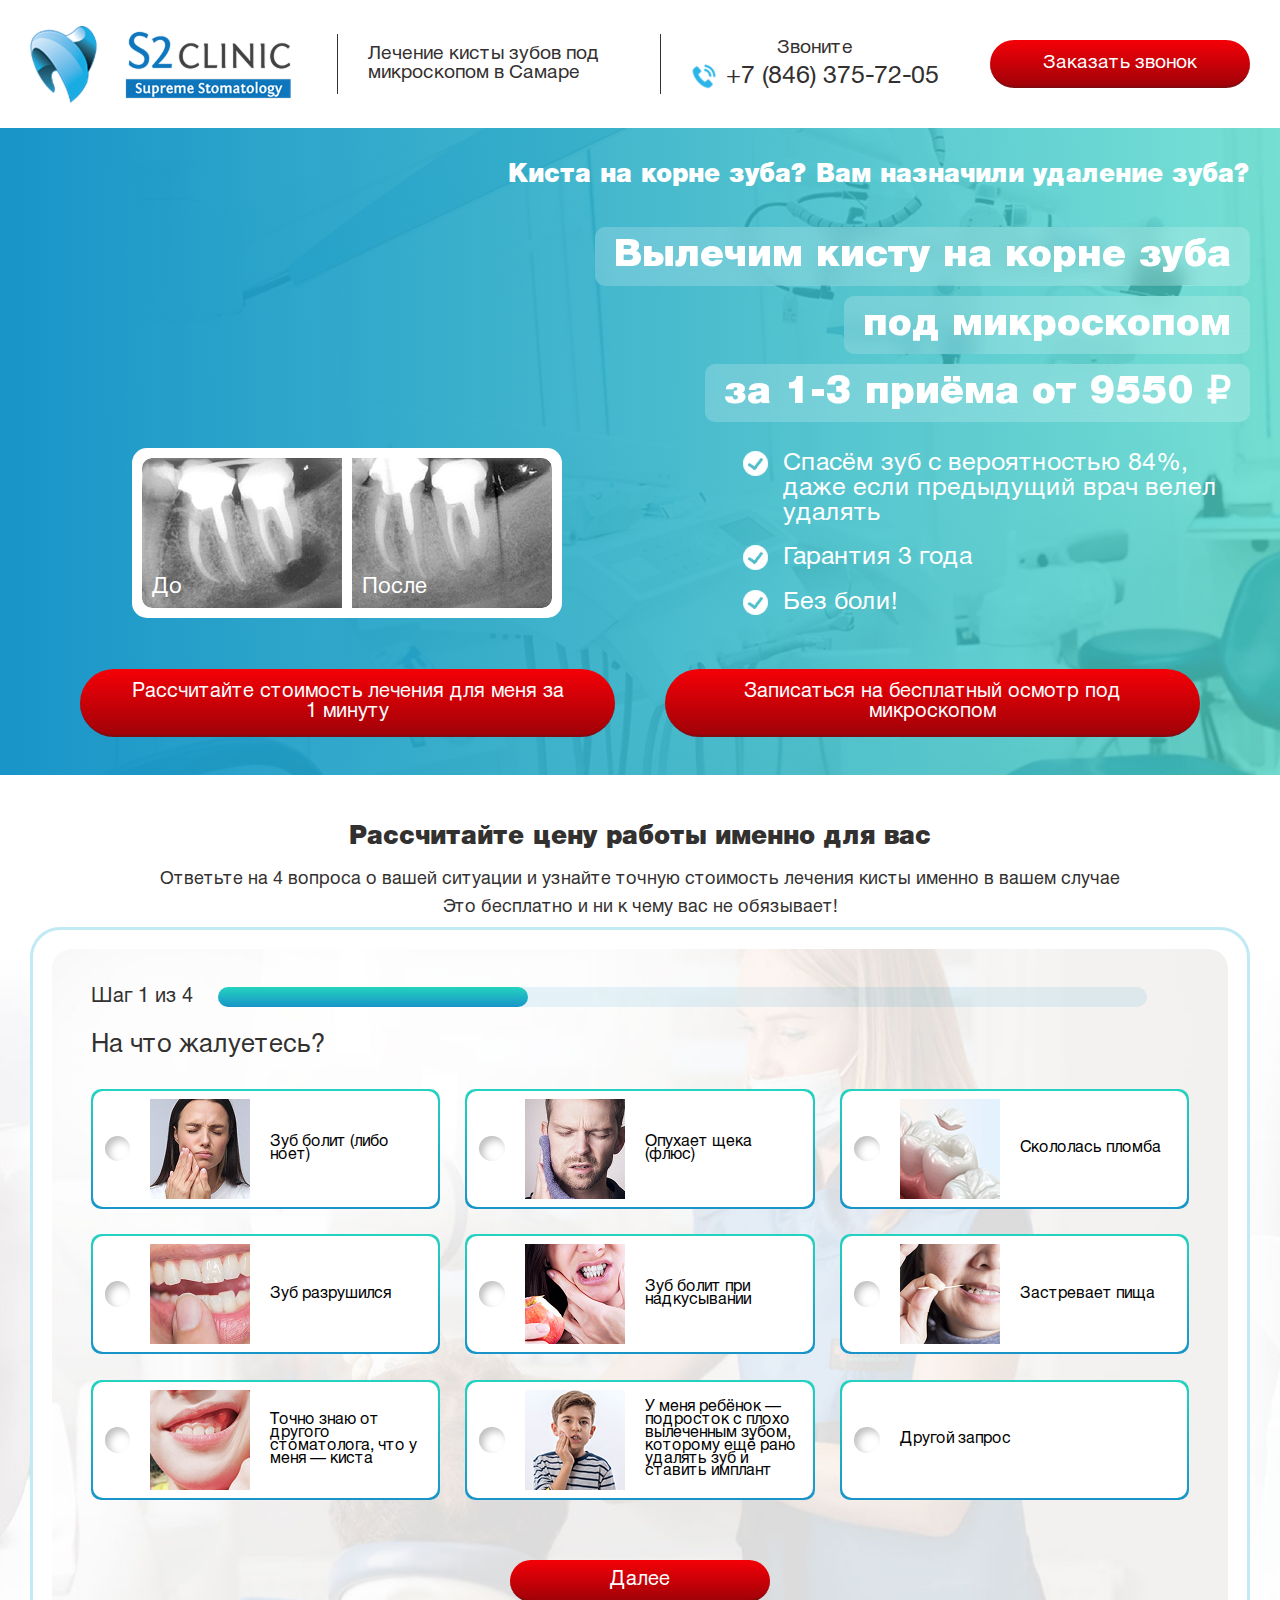
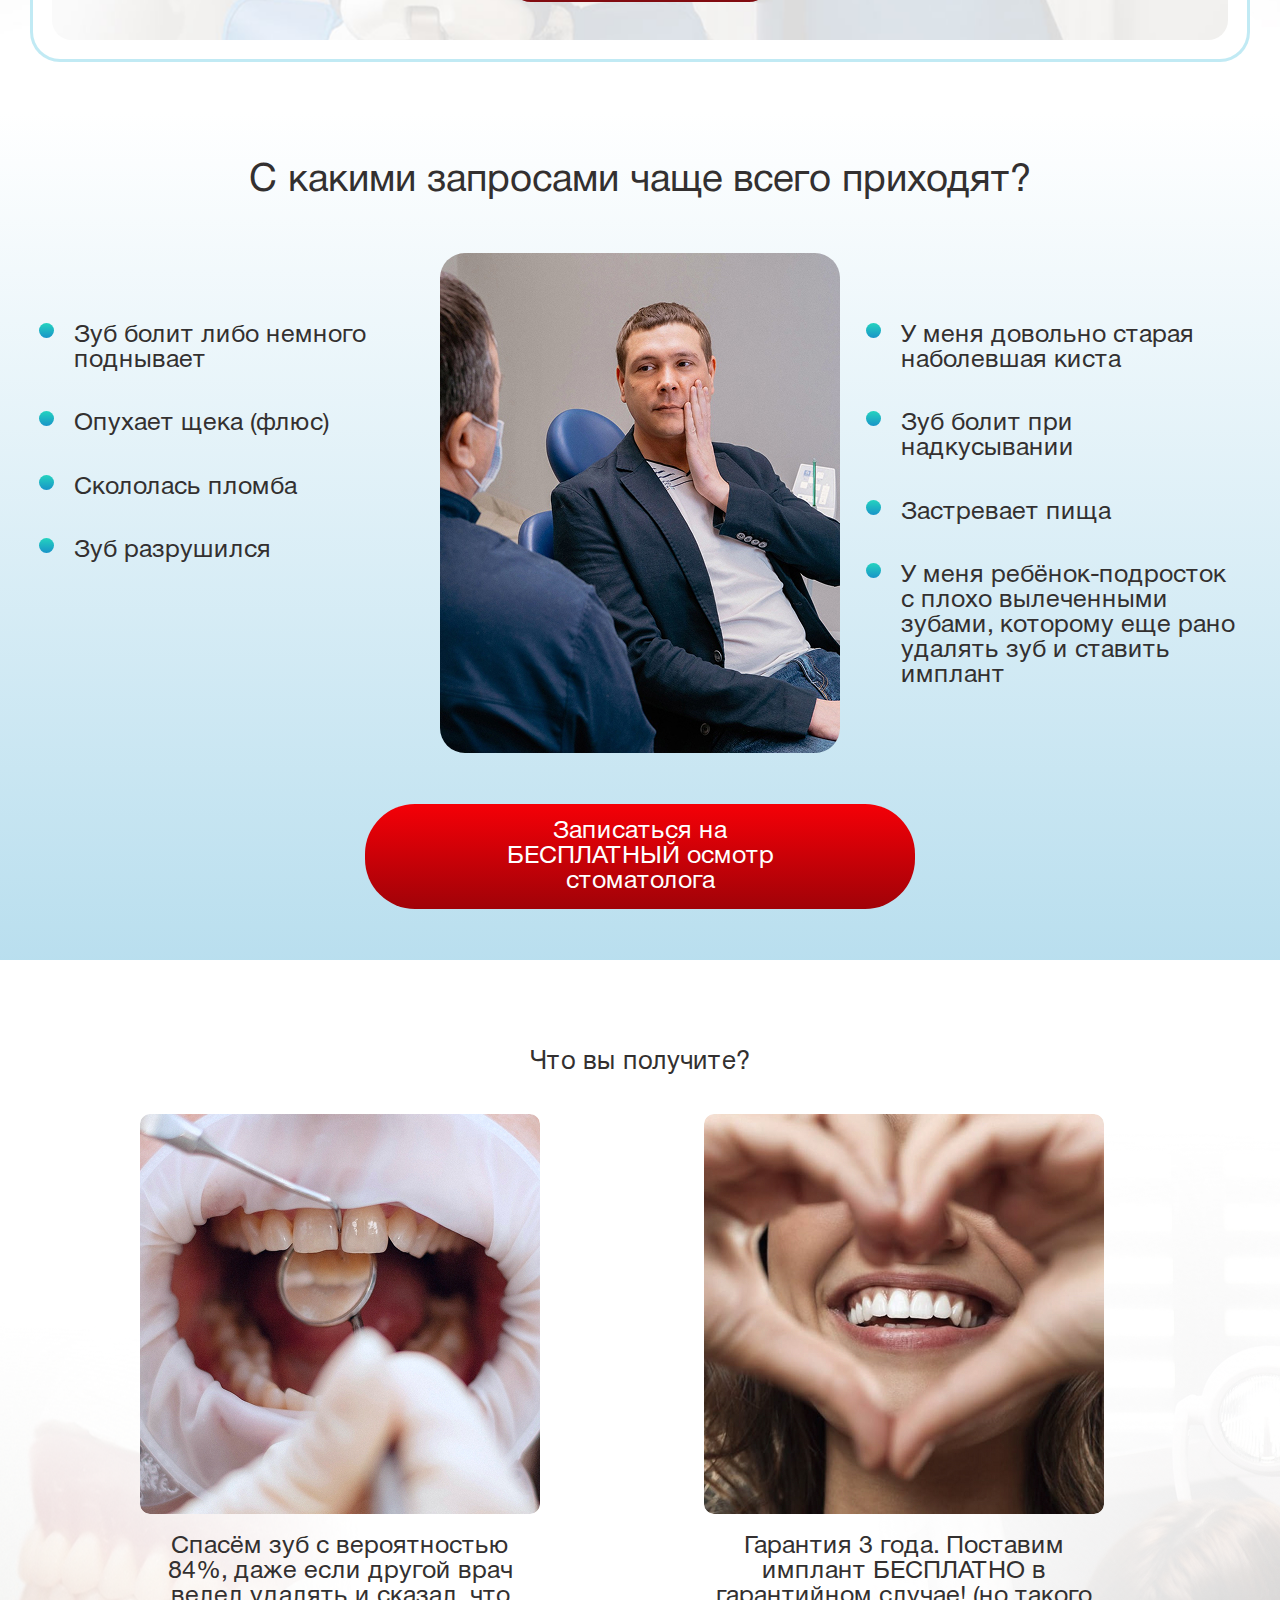
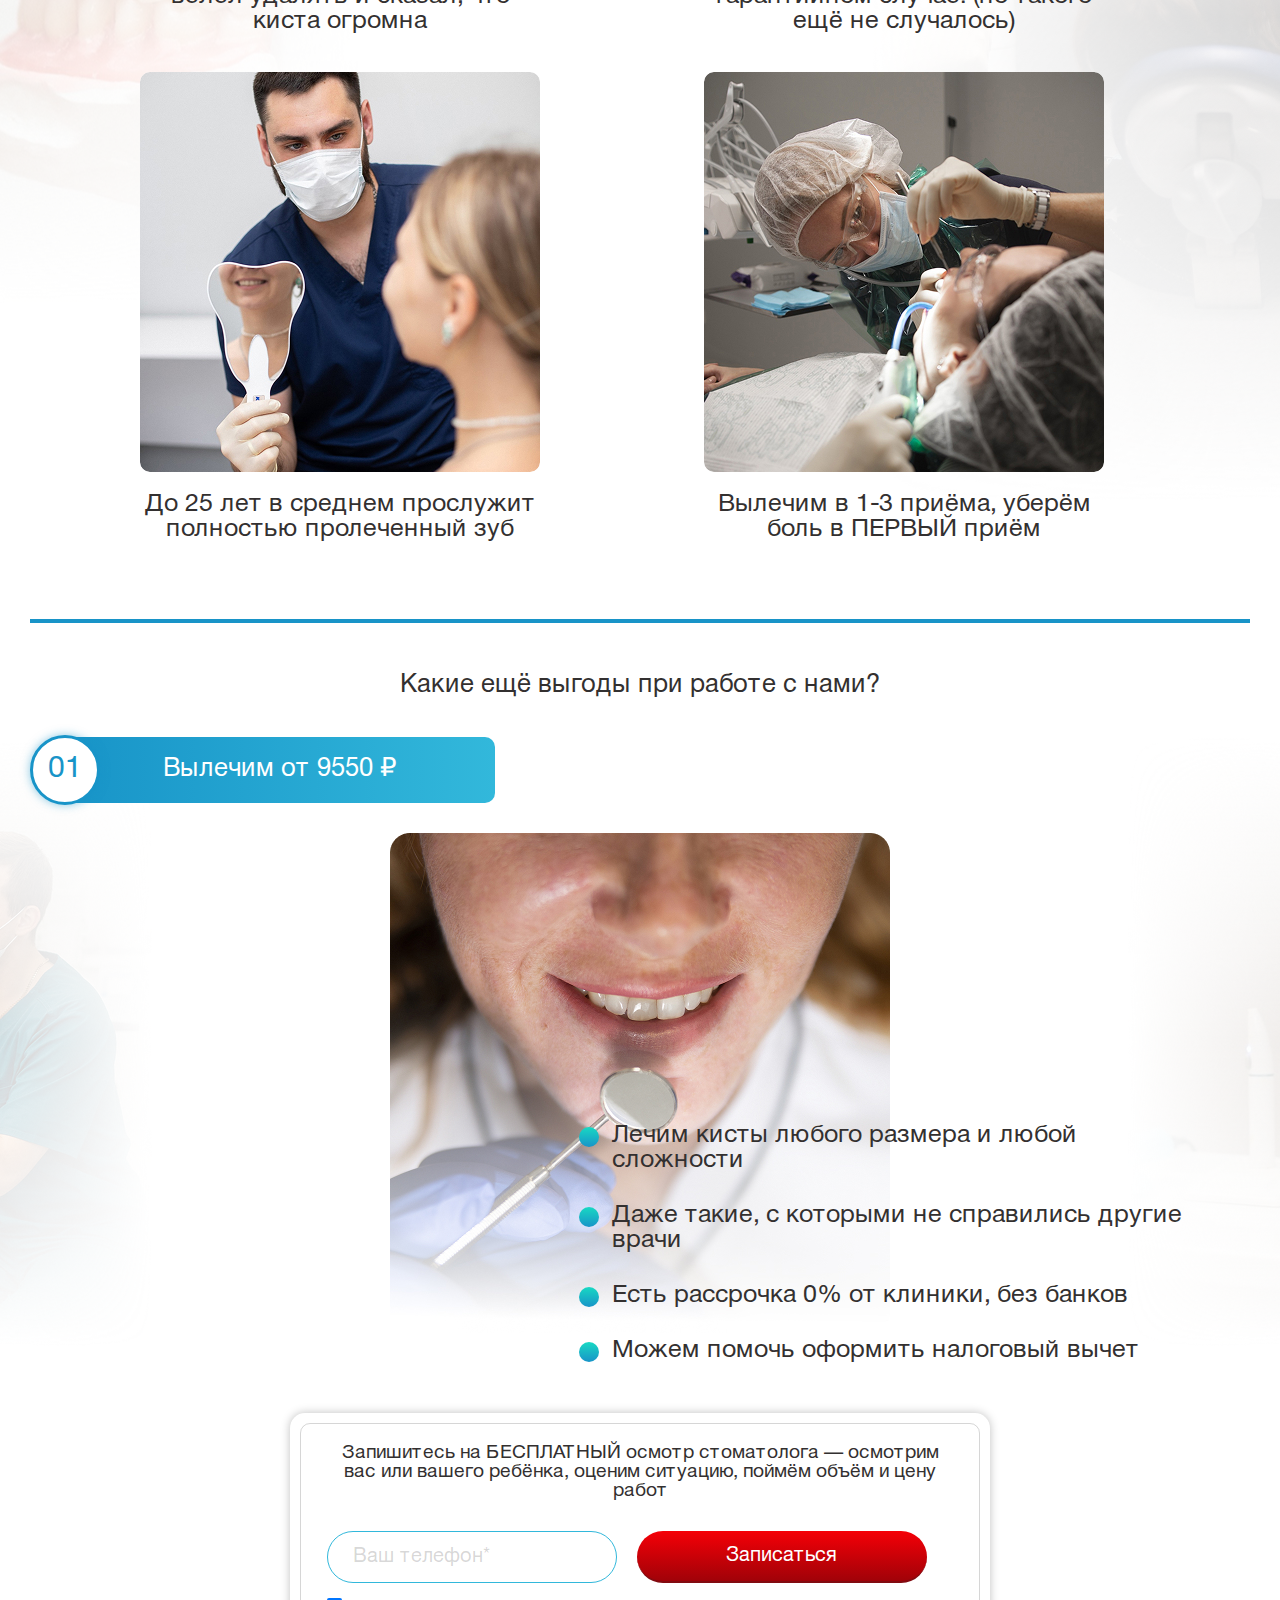
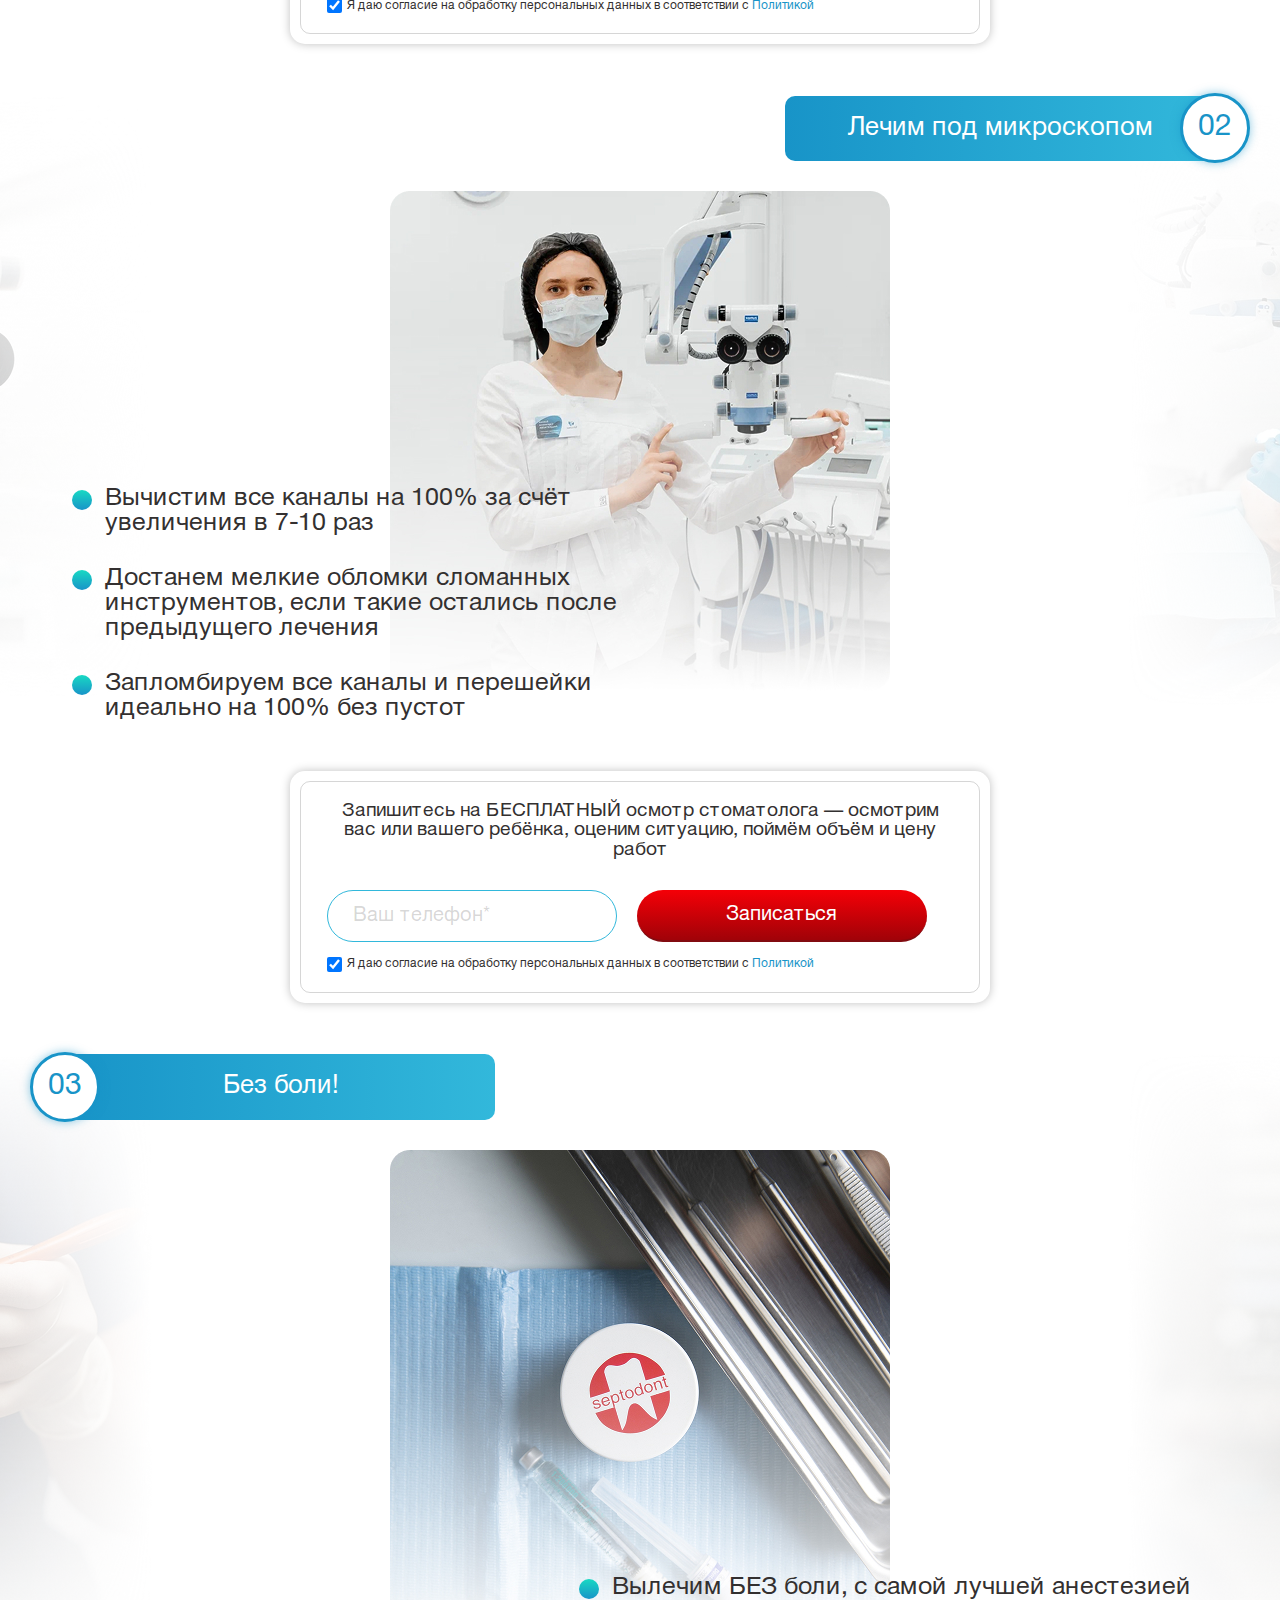
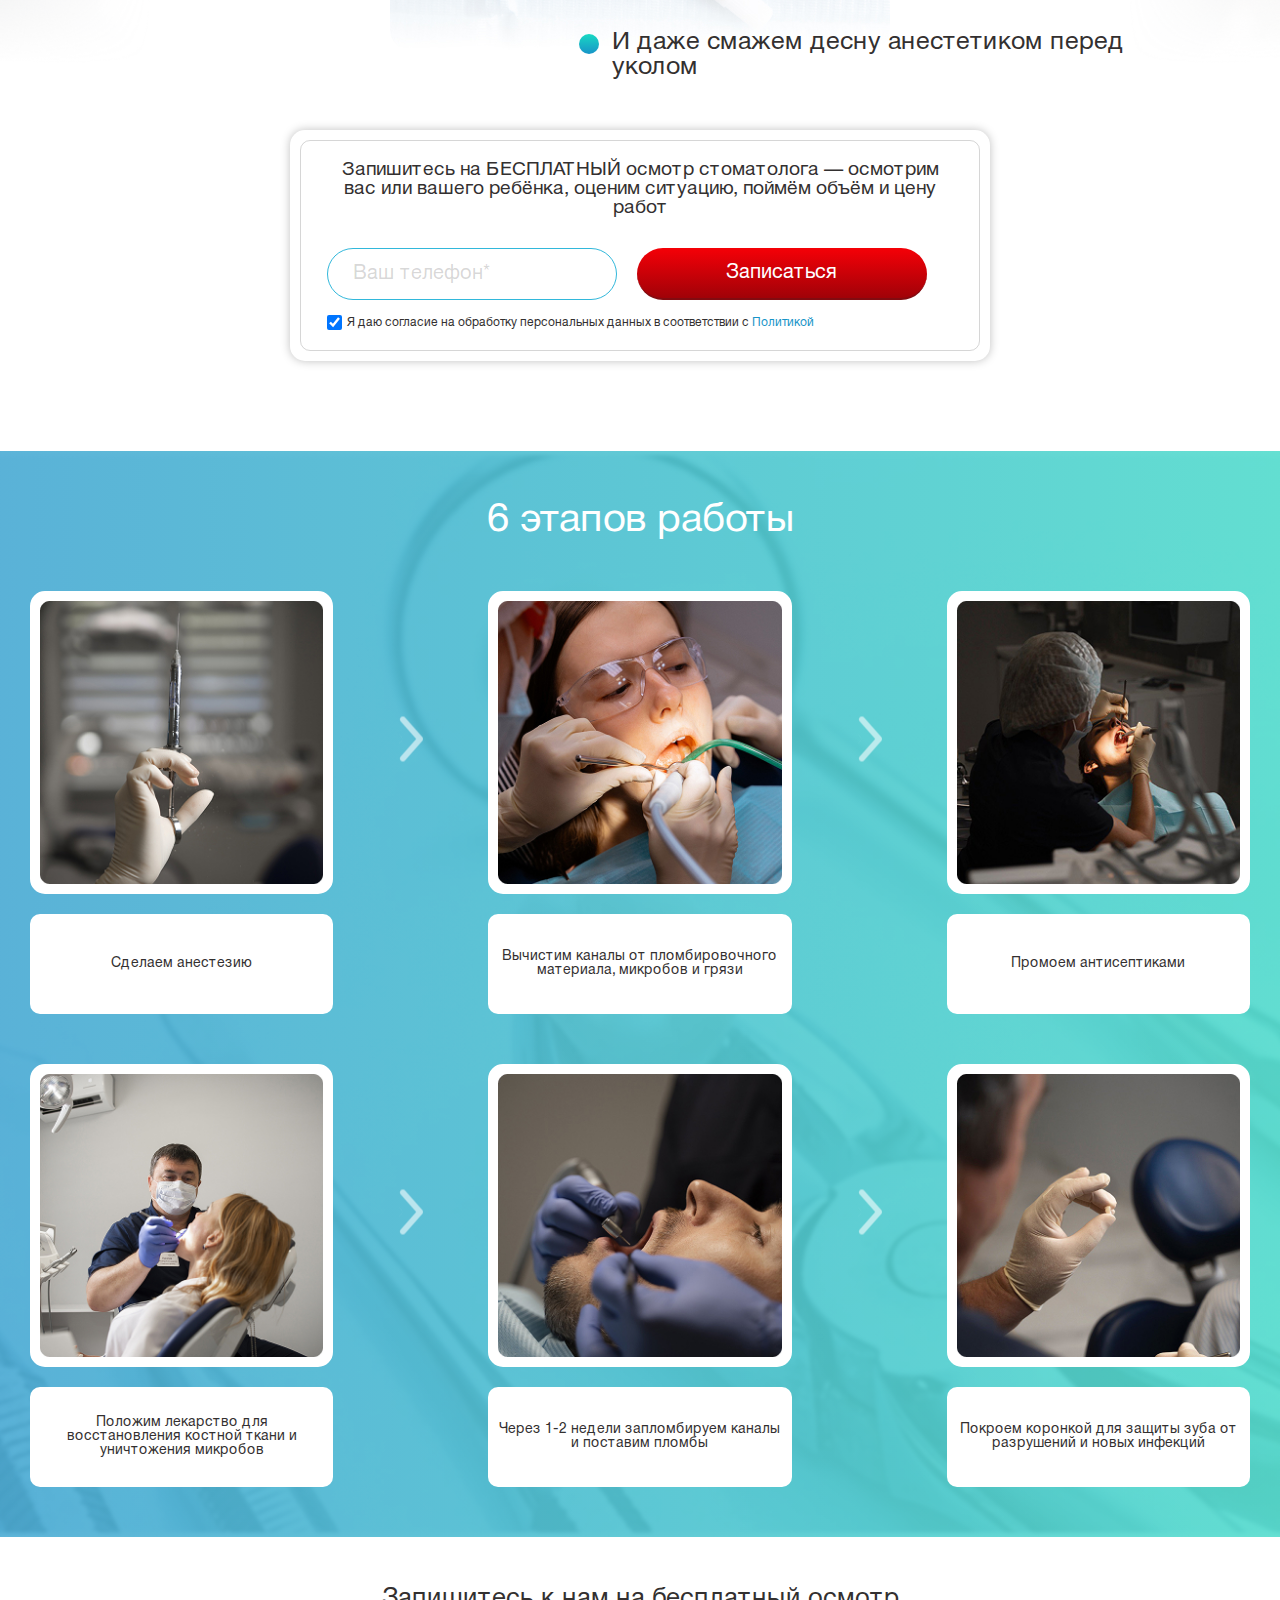
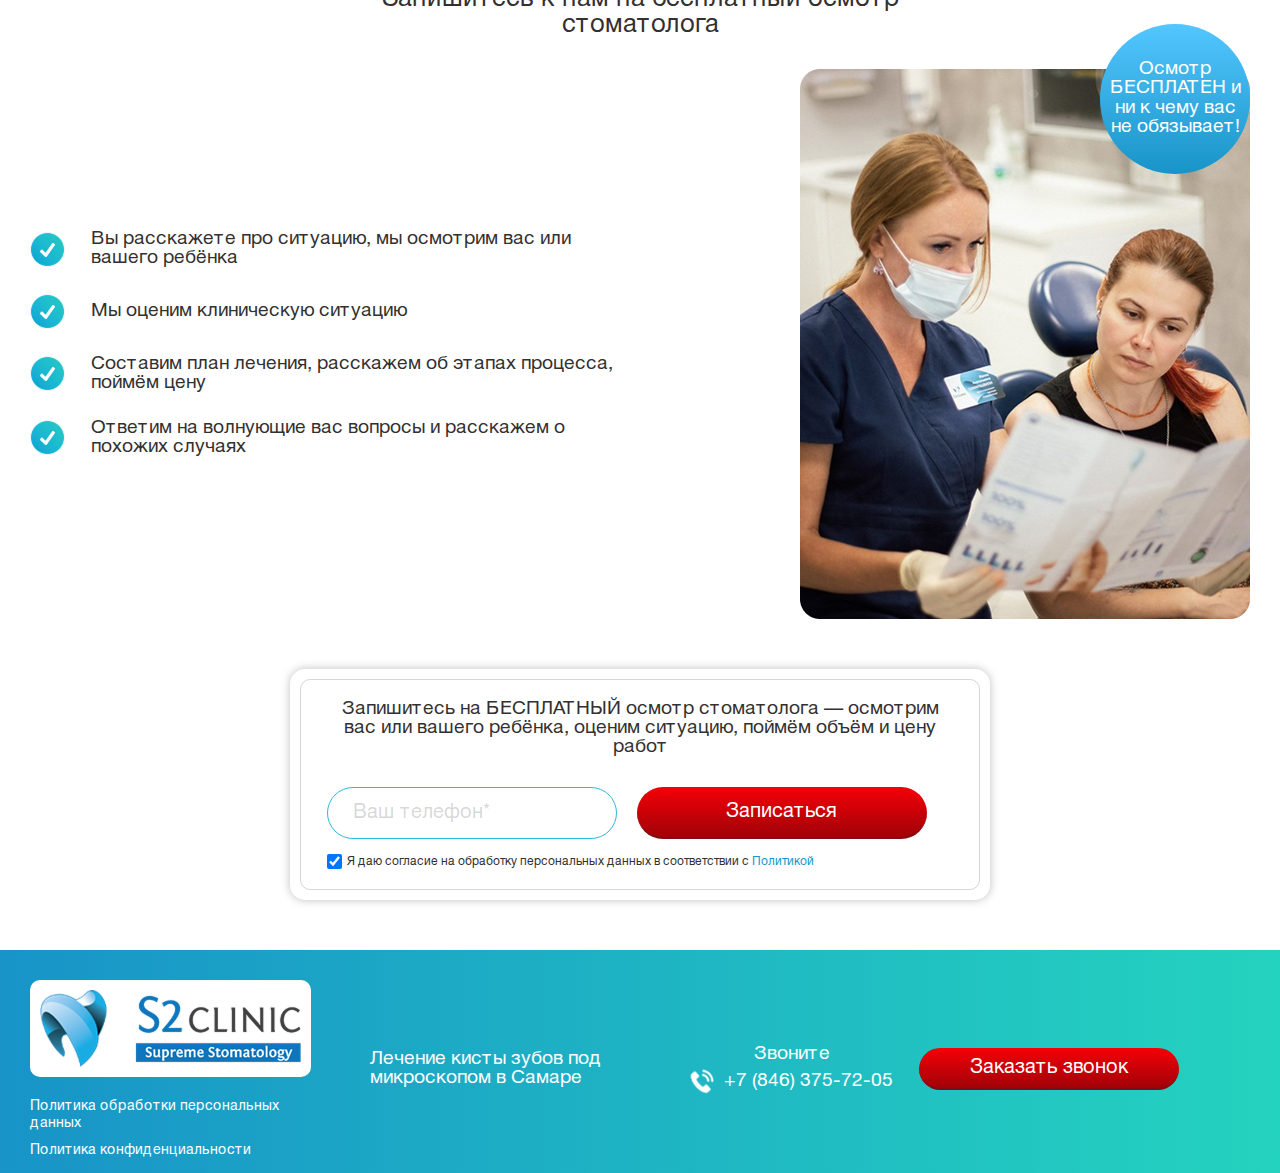
<file: index.html>
<!DOCTYPE html>
<html lang="en">
  <head>
    <meta charset="UTF-8" />
    <meta name="viewport" content="width=device-width, initial-scale=1.0" />
    <link rel="shortcut icon" href="favicon.ico" type="image/x-icon" />
    <link rel="stylesheet" href="./styles/reset.css" />
    <link rel="stylesheet" href="./styles/fonts.css" />
    <link rel="stylesheet" href="./styles/style.css" />
    <title>Лечение кисты зубов под микроскопом в Самаре</title>
  </head>
  <body>
    <div id="app">        
      <div class="modal__quiz" data-calc-modal>
        <div class="modal__quiz-inner">
          <button class="modal__close-btn" modal-quiz-close>
            <svg width="28" height="28" viewBox="0 0 28 28" fill="none" xmlns="http://www.w3.org/2000/svg">
              <path d="M0.996704 1.00049L26.4525 26.4563" stroke="white" stroke-width="2" stroke-linecap="round" />
              <path d="M0.996704 26.4565L26.4525 1.0007" stroke="white" stroke-width="2" stroke-linecap="round" />
            </svg>
          </button>
          <div class="quiz">
            <div class="quiz__inner">
                <div class="quiz__top">
                    <span class="quiz__step">
                        Шаг <span data-quiz-start-step>1</span> из <span data-quiz-last-step>4</span>
                    </span>
                    <div class="quiz__bar">
                        <span class="quiz__bar-complete"></span>
                    </div>
                </div>
                <span class="quiz__question" data-quiz-question>На что жалуетесь?</span>
                <ul class="quiz__answers">
                    <li class="quiz__answers-item">
                        <label class="custom-checkbox">
                            <input type="radio" name="complaint" value="pain">
                            <span class="checkmark"></span>
                            <span class="answer-text">Болит зуб</span>
                        </label>
                    </li>
                    <li class="quiz__answers-item">
                        <label class="custom-checkbox">
                            <input type="radio" name="complaint" value="swelling">
                            <span class="checkmark"></span>
                            <span class="answer-text">Опухла десна</span>
                        </label>
                    </li>
                    <li class="quiz__answers-item">
                        <label class="custom-checkbox">
                            <input type="radio" name="complaint" value="cyst">
                            <span class="checkmark"></span>
                            <span class="answer-text">Обнаружили кисту</span>
                        </label>
                    </li>
                    <li class="quiz__answers-item">
                        <label class="custom-checkbox">
                            <input type="radio" name="complaint" value="other">
                            <span class="checkmark"></span>
                            <span class="answer-text">Другое</span>
                        </label>
                    </li>
                </ul>
                <div class="quiz__btns">
                  <button class="quiz__prev-btn" data-quiz-prev>Назад</button>
                  <button class="quiz__next-btn" data-quiz-next>Далее</button>
                </div>
            </div>
            <div class="contact-form" style="display: none;">
                  <h2 class="contact-form__title">Оставьте свой номер телефона и получите расчёт в течение дня</h2>
                  <div class="contact-form__content">
                    <form class="contact-form__form" id="contactForm-2" data-quiz-form>
                      <div class="form-group">
                          <input type="tel" name="phone" placeholder="Ваш телефон*" required>
                      </div>
                      <label class="contact-form__radio">
                        <input type="checkbox" name="agree" checked value="agree">
                        <span class="contact-form__radio-text">Я даю согласие на обработку персональных данных в соответствии с <a href="/personal.html">Политикой</a></span>
                      </label>
                      <button type="submit" class="contact-form__submit">Получить расчёт</button>
                  </form>
                  <ul class="contact__form-list">
                    <li class="contact__form-list-item">
                      <img src="./assets/form-1.png" alt="">
                      Вам два подарказа прохождение теста:
                    </li>
                    <li class="contact__form-list-item">
                      <img src="./assets/form-2.png" alt="">
                      Персональный расчёт лечения
                    </li>
                    <li class="contact__form-list-item">
                      <img src="./assets/form-3.png" alt="">
                      Бесплатный рентген снимок зубов
                    </li>
                  </ul>
                  </div>
                
          </div>
        </div>
        </div>
      </div>
      <div class="modal__reception" data-reception-modal>
        <div class="modal__reception-inner">
          <button class="modal__close-btn" modal-reception-close>
            <svg width="28" height="28" viewBox="0 0 28 28" fill="none" xmlns="http://www.w3.org/2000/svg">
              <path d="M0.996704 1.00049L26.4525 26.4563" stroke="white" stroke-width="2" stroke-linecap="round" />
              <path d="M0.996704 26.4565L26.4525 1.0007" stroke="white" stroke-width="2" stroke-linecap="round" />
            </svg>
          </button>
          <form class="reception-form" data-reception-form>
            <span class="modal__reception-title">Запишитесь на бесплатный осмотр</span>
           
              <div class="modal__reception-form-group">
                <input type="text" class="modal__reception-input" name="phone" placeholder="Ваш телефон*">
                <button type="submit" class="modal__reception-btn">Записаться</button>
              </div>
              <label class="reception__form-text">
                <input type="checkbox" name="agree" checked value="agree">
                <span class="reception__form-text-text">Я даю согласие на обработку персональных данных в соответствии с <a href="/personal.html">Политикой</a></span>
              </label>
              
          </form>
        </div>
      </div>
      <div class="modal__call" data-call-modal>
        <div class="modal__call-inner">
          <button class="modal__close-btn" modal-call-close>
            <svg width="28" height="28" viewBox="0 0 28 28" fill="none" xmlns="http://www.w3.org/2000/svg">
              <path d="M0.996704 1.00049L26.4525 26.4563" stroke="white" stroke-width="2" stroke-linecap="round" />
              <path d="M0.996704 26.4565L26.4525 1.0007" stroke="white" stroke-width="2" stroke-linecap="round" />
            </svg>
          </button>
          <form class="call-form" data-call-form>
            <span class="modal__call-title">Заказать звонок</span>
            <span class="modal__call-subtitle">ответим в ближайшее время</span>
           
              <div class="modal__call-form-group">
                <input type="text" class="modal__call-input" name="phone" placeholder="Ваш телефон*" required>
                <button type="submit" class="modal__call-btn">Заказать звонок</button>
              </div>
              <label class="call__form-text">
                <input type="checkbox" name="agree" checked value="agree">
                <span class="call__form-text-text">Я даю согласие на обработку персональных данных в соответствии с <a href="/personal.html">Политикой</a></span>
              </label>
              
          </form>
        </div>
      </div>
      <header class="header">
        <div class="container header__container">
          <a href="/" class="header__logo">
            <img src="./assets/header-logo.png" alt="Логотип сайта" />
          </a>
          <p class="header__text">
            Лечение кисты зубов под микроскопом в Самаре
          </p>
          <div class="header__content">
            <div class="header__phone">
              <span class="header__phone-name">Звоните</span>
              <a href="tel:+78463757205" class="header__phone-number">
                <img src="./assets/header-phone.png" alt="" />
                +7 (846) 375-72-05
              </a>
            </div>
            <button class="header__btn" data-call-btn>
              Заказать звонок
            </button>
          </div>
        </div>
      </header>
      <main class="main">
        <section class="hero">
          <div class="container hero__container">
            <div class="hero__upper">
              <h1 class="hero__title">
                Киста на корне зуба? Вам назначили удаление зуба?
              </h1>
              <div class="hero__upper-content">
                <span class="hero__upper-text"
                  >Вылечим кисту на корне зуба</span
                >
                <span class="hero__upper-text">под микроскопом</span>
                <span class="hero__upper-text">за 1-3 приёма от 9550 ₽</span>
              </div>
            </div>
            <div class="hero__middle">
              <ul class="hero__teeth-list">
                <li class="hero__teeth-item">
                  <img src="./assets/hero-1.jpg" width="200" height="150" alt="" />
                  <span class="hero__teeth-item-text">До</span>
                </li>
                <li class="hero__teeth-item">
                  <img src="./assets/hero-2.jpg" width="200" height="150" alt="" />
                  <span class="hero__teeth-item-text">После</span>
                </li>
              </ul>
              <ul class="hero__adv-list">
                <li class="hero__adv-item">
                  <img src="./assets/hero-check.png" width="25" height="25" alt="" />
                  <span>
                    Спасём зуб с вероятностью 84%, даже если предыдущий врач
                    велел удалять
                  </span>
                </li>
                <li class="hero__adv-item">
                  <img src="./assets/hero-check.png" width="25" height="25"  alt="" />
                  <span> Гарантия 3 года </span>
                </li>
                <li class="hero__adv-item">
                  <img src="./assets/hero-check.png" width="25" height="25"  alt="" />
                  <span> Без боли! </span>
                </li>
              </ul>
            </div>
            <div class="hero__bottom">
              <button class="hero__btn-cost" data-calc-btn>
                Рассчитайте стоимость лечения для меня за 1 минуту
              </button>
              <button class="hero__btn-free" data-reception-btn>
                Записаться на бесплатный
осмотр под микроскопом
              </button>
            </div>
          </div>
        </section>
        <section class="calc">
            <div class="container calc__container">
              <img src="./assets/calc-bg-1.png" alt="" class="calc__bg-1">
              <img src="./assets/calc-bg-2.png" alt="" class="calc__bg-2">
                <h2 class="calc__title">
                    Рассчитайте цену работы именно для вас
                </h2>
                <p class="calc__text">Ответьте на 4 вопроса о вашей ситуации и узнайте точную стоимость лечения кисты именно в вашем случае</p>
                <p class="calc__text">Это бесплатно и ни к чему вас не обязывает!</p>
                <div class="quiz">
                    <div class="quiz__inner">
                        <div class="quiz__top">
                            <span class="quiz__step">
                                Шаг <span data-quiz-start-step>1</span> из <span data-quiz-last-step>4</span>
                            </span>
                            <div class="quiz__bar">
                                <span class="quiz__bar-complete"></span>
                            </div>
                        </div>
                        <span class="quiz__question" data-quiz-question>На что жалуетесь?</span>
                        <ul class="quiz__answers">
                            <li class="quiz__answers-item">
                                <label class="custom-checkbox">
                                    <input type="radio" name="complaint" value="pain">
                                    <span class="checkmark"></span>
                                    <span class="answer-text">Болит зуб</span>
                                </label>
                            </li>
                            <li class="quiz__answers-item">
                                <label class="custom-checkbox">
                                    <input type="radio" name="complaint" value="swelling">
                                    <span class="checkmark"></span>
                                    <span class="answer-text">Опухла десна</span>
                                </label>
                            </li>
                            <li class="quiz__answers-item">
                                <label class="custom-checkbox">
                                    <input type="radio" name="complaint" value="cyst">
                                    <span class="checkmark"></span>
                                    <span class="answer-text">Обнаружили кисту</span>
                                </label>
                            </li>
                            <li class="quiz__answers-item">
                                <label class="custom-checkbox">
                                    <input type="radio" name="complaint" value="other">
                                    <span class="checkmark"></span>
                                    <span class="answer-text">Другое</span>
                                </label>
                            </li>
                        </ul>
                        <div class="quiz__btns">
                          <button class="quiz__prev-btn" data-quiz-prev>Назад</button>
                          <button class="quiz__next-btn" data-quiz-next>Далее</button>
                        </div>
                       
                    </div>
                    <div class="contact-form" style="display: none;">
                      <h2 class="contact-form__title">Оставьте свой номер телефона и получите расчёт в течение дня</h2>
                      <div class="contact-form__content">
                        <form class="contact-form__form" id="contactForm" data-quiz-form>
                          <div class="form-group">
                              <input type="tel" name="phone" placeholder="Ваш телефон*" required>
                          </div>
                          <label class="contact-form__radio">
                            <input type="checkbox" name="agree" checked value="agree">
                            <span class="contact-form__radio-text">Я даю согласие на обработку персональных данных в соответствии с <a href="/personal.html">Политикой</a></span>
                          </label>
                          <button type="submit" class="contact-form__submit">Получить расчёт</button>
                      </form>
                      <ul class="contact__form-list">
                        <li class="contact__form-list-item">
                          <img src="./assets/form-1.png" alt="">
                          Вам два подарказа прохождение теста:
                        </li>
                        <li class="contact__form-list-item">
                          <img src="./assets/form-2.png" alt="">
                          Персональный расчёт лечения
                        </li>
                        <li class="contact__form-list-item">
                          <img src="./assets/form-3.png" alt="">
                          Бесплатный рентген снимок зубов
                        </li>
                      </ul>
                      </div>
                    
                    </div>
                </div>
            </div>

        </section>
        <section class="come">
          <div class="container come__container">
            <h2 class="come__title">С какими запросами чаще всего приходят?</h2>
            <div class="come__content">
              <ul class="come__list">
                <li class="come__list-item">
                  <svg width="15" height="15" viewBox="0 0 15 15" fill="none" xmlns="http://www.w3.org/2000/svg">
                    <circle cx="7.5" cy="7.5" r="7.5" fill="url(#paint0_linear_2156_561)" />
                    <defs>
                      <linearGradient id="paint0_linear_2156_561" x1="7.5" y1="0" x2="7.5" y2="15" gradientUnits="userSpaceOnUse">
                        <stop stop-color="#24D3BF" />
                        <stop offset="1" stop-color="#1894C8" />
                      </linearGradient>
                    </defs>
                  </svg>
                  <span class="come__list-text">
                    Зуб болит либо немного поднывает
                  </span>
                </li>
                <li class="come__list-item">
                  <svg width="15" height="15" viewBox="0 0 15 15" fill="none" xmlns="http://www.w3.org/2000/svg">
                    <circle cx="7.5" cy="7.5" r="7.5" fill="url(#paint0_linear_2156_561)" />
                    <defs>
                      <linearGradient id="paint0_linear_2156_561" x1="7.5" y1="0" x2="7.5" y2="15" gradientUnits="userSpaceOnUse">
                        <stop stop-color="#24D3BF" />
                        <stop offset="1" stop-color="#1894C8" />
                      </linearGradient>
                    </defs>
                  </svg>
                  <span class="come__list-text">
                    Опухает щека (флюс)
                  </span>
                </li>
                <li class="come__list-item">
                  <svg width="15" height="15" viewBox="0 0 15 15" fill="none" xmlns="http://www.w3.org/2000/svg">
                    <circle cx="7.5" cy="7.5" r="7.5" fill="url(#paint0_linear_2156_561)" />
                    <defs>
                      <linearGradient id="paint0_linear_2156_561" x1="7.5" y1="0" x2="7.5" y2="15" gradientUnits="userSpaceOnUse">
                        <stop stop-color="#24D3BF" />
                        <stop offset="1" stop-color="#1894C8" />
                      </linearGradient>
                    </defs>
                  </svg>
                  <span class="come__list-text">
                    Скололась пломба
                  </span>
                </li>
                <li class="come__list-item">
                  <svg width="15" height="15" viewBox="0 0 15 15" fill="none" xmlns="http://www.w3.org/2000/svg">
                    <circle cx="7.5" cy="7.5" r="7.5" fill="url(#paint0_linear_2156_561)" />
                    <defs>
                      <linearGradient id="paint0_linear_2156_561" x1="7.5" y1="0" x2="7.5" y2="15" gradientUnits="userSpaceOnUse">
                        <stop stop-color="#24D3BF" />
                        <stop offset="1" stop-color="#1894C8" />
                      </linearGradient>
                    </defs>
                  </svg>
                  <span class="come__list-text">
                    Зуб разрушился
                  </span>
                </li>
              </ul>
              <div class="come__content-img">
                <img src="./assets/come-1.jpg" alt="">
              </div>
              <ul class="come__list">
                <li class="come__list-item">
                  <svg width="15" height="15" viewBox="0 0 15 15" fill="none" xmlns="http://www.w3.org/2000/svg">
                    <circle cx="7.5" cy="7.5" r="7.5" fill="url(#paint0_linear_2156_561)" />
                    <defs>
                      <linearGradient id="paint0_linear_2156_561" x1="7.5" y1="0" x2="7.5" y2="15" gradientUnits="userSpaceOnUse">
                        <stop stop-color="#24D3BF" />
                        <stop offset="1" stop-color="#1894C8" />
                      </linearGradient>
                    </defs>
                  </svg>
                  <span class="come__list-text">
                    У меня довольно старая наболевшая киста
                  </span>
                </li>
                <li class="come__list-item">
                  <svg width="15" height="15" viewBox="0 0 15 15" fill="none" xmlns="http://www.w3.org/2000/svg">
                    <circle cx="7.5" cy="7.5" r="7.5" fill="url(#paint0_linear_2156_561)" />
                    <defs>
                      <linearGradient id="paint0_linear_2156_561" x1="7.5" y1="0" x2="7.5" y2="15" gradientUnits="userSpaceOnUse">
                        <stop stop-color="#24D3BF" />
                        <stop offset="1" stop-color="#1894C8" />
                      </linearGradient>
                    </defs>
                  </svg>
                  <span class="come__list-text">
                    Зуб болит при надкусывании
                  </span>
                </li>
                <li class="come__list-item">
                  <svg width="15" height="15" viewBox="0 0 15 15" fill="none" xmlns="http://www.w3.org/2000/svg">
                    <circle cx="7.5" cy="7.5" r="7.5" fill="url(#paint0_linear_2156_561)" />
                    <defs>
                      <linearGradient id="paint0_linear_2156_561" x1="7.5" y1="0" x2="7.5" y2="15" gradientUnits="userSpaceOnUse">
                        <stop stop-color="#24D3BF" />
                        <stop offset="1" stop-color="#1894C8" />
                      </linearGradient>
                    </defs>
                  </svg>
                  <span class="come__list-text">
                    Застревает пища
                  </span>
                </li>
                <li class="come__list-item">
                  <svg width="15" height="15" viewBox="0 0 15 15" fill="none" xmlns="http://www.w3.org/2000/svg">
                    <circle cx="7.5" cy="7.5" r="7.5" fill="url(#paint0_linear_2156_561)" />
                    <defs>
                      <linearGradient id="paint0_linear_2156_561" x1="7.5" y1="0" x2="7.5" y2="15" gradientUnits="userSpaceOnUse">
                        <stop stop-color="#24D3BF" />
                        <stop offset="1" stop-color="#1894C8" />
                      </linearGradient>
                    </defs>
                  </svg>
                  <span class="come__list-text">
                    У меня ребёнок-подросток с плохо вылеченными зубами, которому еще рано удалять зуб и ставить имплант
                  </span>
                </li>
              </ul>
            </div>
            <button class="come__btn" data-reception-btn>
              Записаться на БЕСПЛАТНЫЙ
осмотр стоматолога
            </button>
          </div>
        </section>
        <section class="get">
          <div class="container get__container">
            <img src="./assets/get-bg-1.png" alt="" class="get__bg-1">
            <img src="./assets/get-bg-2.png" alt="" class="get__bg-2">
            <h2 class="get__title">Что вы получите?</h2>
            <ul class="get__list">
              <li class="get__list-item">
                <img src="./assets/get-1.jpg" alt="">
                <span class="get__list-text">Спасём зуб с вероятностью 84%, даже если другой врач велел удалять и сказал, что киста огромна</span>
              </li>
              <li class="get__list-item">
                <img src="./assets/get-2.jpg" alt="">
                <span class="get__list-text">Гарантия 3 года.
                  Поставим имплант БЕСПЛАТНО в гарантийном случае! (но такого ещё не случалось)</span>
              </li>
              <li class="get__list-item">
                <img src="./assets/get-3.jpg" alt="">
                <span class="get__list-text">До 25 лет в среднем прослужит полностью пролеченный зуб</span>
              </li>
              <li class="get__list-item">
                <img src="./assets/get-4.jpg" alt="">
                <span class="get__list-text">Вылечим в 1-3 приёма, уберём боль в ПЕРВЫЙ приём</span>
              </li>
            </ul>
            <div class="get__line"></div>
          </div>
        </section>
        <section class="work">
          <div class="container work__container">
            <h2 class="work__title">Какие ещё выгоды при работе с нами?</h2>
            <ul class="work__list">
              <li class="work__list-item step-1">
                <img src="./assets/work-01-1.png" alt="" class="work__list-item-bg-1">
                <img src="./assets/work-01-2.png" alt="" class="work__list-item-bg-2">
                <span class="work__list-item-title">
                  <span class="work__list-item-number">01</span>
                  <span class="work__list-item-title-text">Вылечим от 9550 ₽</span>
                </span>
                <div class="work__list-content">
                  <img src="./assets/work-1.jpg" class="work__List-content-img" alt="">
                  <ul class="work__list-inner">
                    <li class="work__list-inner-item">
                      <svg width="20" height="20" viewBox="0 0 20 20" fill="none" xmlns="http://www.w3.org/2000/svg">
                        <circle cx="10" cy="10" r="10" fill="url(#paint0_linear_2246_64)" />
                        <defs>
                          <linearGradient id="paint0_linear_2246_64" x1="10" y1="20" x2="10" y2="0" gradientUnits="userSpaceOnUse">
                            <stop stop-color="#1894C8" />
                            <stop offset="1" stop-color="#18D9C3" />
                          </linearGradient>
                        </defs>
                      </svg>
                      <span class="work__list-inner-item-text">
                        Лечим кисты любого размера и любой сложности
                      </span>
                    </li>
                    <li class="work__list-inner-item">
                      <svg width="20" height="20" viewBox="0 0 20 20" fill="none" xmlns="http://www.w3.org/2000/svg">
                        <circle cx="10" cy="10" r="10" fill="url(#paint0_linear_2246_64)" />
                        <defs>
                          <linearGradient id="paint0_linear_2246_64" x1="10" y1="20" x2="10" y2="0" gradientUnits="userSpaceOnUse">
                            <stop stop-color="#1894C8" />
                            <stop offset="1" stop-color="#18D9C3" />
                          </linearGradient>
                        </defs>
                      </svg>
                      <span class="work__list-inner-item-text">
                        Даже такие, с которыми не справились другие врачи
                      </span>
                    </li>
                    <li class="work__list-inner-item">
                      <svg width="20" height="20" viewBox="0 0 20 20" fill="none" xmlns="http://www.w3.org/2000/svg">
                        <circle cx="10" cy="10" r="10" fill="url(#paint0_linear_2246_64)" />
                        <defs>
                          <linearGradient id="paint0_linear_2246_64" x1="10" y1="20" x2="10" y2="0" gradientUnits="userSpaceOnUse">
                            <stop stop-color="#1894C8" />
                            <stop offset="1" stop-color="#18D9C3" />
                          </linearGradient>
                        </defs>
                      </svg>
                      <span class="work__list-inner-item-text">
                        Есть рассрочка 0% от клиники, без банков
                      </span>
                    </li>
                    <li class="work__list-inner-item">
                      <svg width="20" height="20" viewBox="0 0 20 20" fill="none" xmlns="http://www.w3.org/2000/svg">
                        <circle cx="10" cy="10" r="10" fill="url(#paint0_linear_2246_64)" />
                        <defs>
                          <linearGradient id="paint0_linear_2246_64" x1="10" y1="20" x2="10" y2="0" gradientUnits="userSpaceOnUse">
                            <stop stop-color="#1894C8" />
                            <stop offset="1" stop-color="#18D9C3" />
                          </linearGradient>
                        </defs>
                      </svg>
                      <span class="work__list-inner-item-text">
                        Можем помочь оформить налоговый вычет
                      </span>
                    </li>
                  </ul>
                </div>
                <div class="work__list-form">
                  <form class="work__list-form-wrapper" data-reception-form>
                    <span class="work__list-form-title">Запишитесь на БЕСПЛАТНЫЙ осмотр стоматолога — осмотрим вас или вашего ребёнка, оценим ситуацию, поймём объём и цену работ</span>

                    <div class="work__list-form-fields">
                      <input class="work__list-form-input" type="text" name="phone" placeholder="Ваш телефон*">
                      <button type="submit" class="work__list-form-btn">Записаться</button>
                    </div>
                    <label class="worl__list-form-politic">
                      <input type="checkbox" checked name="politic" checked value="politic">
                      <span class="work__list-form-politic-text">Я даю согласие на обработку персональных данных в соответствии с <a href="/personal.html">Политикой</a></span> 
                    </label>
                  </form>
                </div>
              </li>
              <li class="work__list-item step-2">
                <img src="./assets/work-02-1.png" alt="" class="work__list-item-bg-1">
                <img src="./assets/work-02-2.png" alt="" class="work__list-item-bg-2">
                <span class="work__list-item-title">
                  <span class="work__list-item-number">02</span>
                  <span class="work__list-item-title-text">Лечим под микроскопом</span>
                </span>
                <div class="work__list-content">
                  <img src="./assets/work-2.jpg" class="work__List-content-img" alt="">
                  <ul class="work__list-inner">
                    <li class="work__list-inner-item">
                      <svg width="20" height="20" viewBox="0 0 20 20" fill="none" xmlns="http://www.w3.org/2000/svg">
                        <circle cx="10" cy="10" r="10" fill="url(#paint0_linear_2246_64)" />
                        <defs>
                          <linearGradient id="paint0_linear_2246_64" x1="10" y1="20" x2="10" y2="0" gradientUnits="userSpaceOnUse">
                            <stop stop-color="#1894C8" />
                            <stop offset="1" stop-color="#18D9C3" />
                          </linearGradient>
                        </defs>
                      </svg>
                      <span class="work__list-inner-item-text">
                        Вычистим все каналы на 100% за счёт увеличения в
7-10 раз
                      </span>
                    </li>
                    <li class="work__list-inner-item">
                      <svg width="20" height="20" viewBox="0 0 20 20" fill="none" xmlns="http://www.w3.org/2000/svg">
                        <circle cx="10" cy="10" r="10" fill="url(#paint0_linear_2246_64)" />
                        <defs>
                          <linearGradient id="paint0_linear_2246_64" x1="10" y1="20" x2="10" y2="0" gradientUnits="userSpaceOnUse">
                            <stop stop-color="#1894C8" />
                            <stop offset="1" stop-color="#18D9C3" />
                          </linearGradient>
                        </defs>
                      </svg>
                      <span class="work__list-inner-item-text">
                        Достанем мелкие обломки сломанных инструментов, если такие остались после предыдущего лечения
                      </span>
                    </li>
                    <li class="work__list-inner-item">
                      <svg width="20" height="20" viewBox="0 0 20 20" fill="none" xmlns="http://www.w3.org/2000/svg">
                        <circle cx="10" cy="10" r="10" fill="url(#paint0_linear_2246_64)" />
                        <defs>
                          <linearGradient id="paint0_linear_2246_64" x1="10" y1="20" x2="10" y2="0" gradientUnits="userSpaceOnUse">
                            <stop stop-color="#1894C8" />
                            <stop offset="1" stop-color="#18D9C3" />
                          </linearGradient>
                        </defs>
                      </svg>
                      <span class="work__list-inner-item-text">
                        Запломбируем все каналы и перешейки идеально на 100% без пустот
                      </span>
                    </li>
                  </ul>
                </div>
                <div class="work__list-form">
                  <form class="work__list-form-wrapper" data-reception-form>
                    <span class="work__list-form-title">Запишитесь на БЕСПЛАТНЫЙ осмотр стоматолога — осмотрим вас или вашего ребёнка, оценим ситуацию, поймём объём и цену работ</span>

                    <div class="work__list-form-fields">
                      <input class="work__list-form-input" type="text" name="phone" placeholder="Ваш телефон*">
                      <button type="submit" class="work__list-form-btn">Записаться</button>
                    </div>
                    <label class="worl__list-form-politic">
                      <input type="checkbox" checked name="politic" checked value="politic">
                      <span class="work__list-form-politic-text">Я даю согласие на обработку персональных данных в соответствии с <a href="/personal.html">Политикой</a></span> 
                    </label>
                  </form>
                </div>
              </li>
              <li class="work__list-item">
                <img src="./assets/work-03-1.png" alt="" class="work__list-item-bg-1">
                <img src="./assets/work-03-2.png" alt="" class="work__list-item-bg-2">
                <span class="work__list-item-title">
                  <span class="work__list-item-number">03</span>
                  <span class="work__list-item-title-text">Без боли!</span>
                </span>
                <div class="work__list-content">
                  <img src="./assets/work-3.jpg" class="work__List-content-img" alt="">
                  <ul class="work__list-inner">
                    <li class="work__list-inner-item">
                      <svg width="20" height="20" viewBox="0 0 20 20" fill="none" xmlns="http://www.w3.org/2000/svg">
                        <circle cx="10" cy="10" r="10" fill="url(#paint0_linear_2246_64)" />
                        <defs>
                          <linearGradient id="paint0_linear_2246_64" x1="10" y1="20" x2="10" y2="0" gradientUnits="userSpaceOnUse">
                            <stop stop-color="#1894C8" />
                            <stop offset="1" stop-color="#18D9C3" />
                          </linearGradient>
                        </defs>
                      </svg>
                      <span class="work__list-inner-item-text">
                        Вылечим БЕЗ боли, с самой лучшей анестезией
                      </span>
                    </li>
                    <li class="work__list-inner-item">
                      <svg width="20" height="20" viewBox="0 0 20 20" fill="none" xmlns="http://www.w3.org/2000/svg">
                        <circle cx="10" cy="10" r="10" fill="url(#paint0_linear_2246_64)" />
                        <defs>
                          <linearGradient id="paint0_linear_2246_64" x1="10" y1="20" x2="10" y2="0" gradientUnits="userSpaceOnUse">
                            <stop stop-color="#1894C8" />
                            <stop offset="1" stop-color="#18D9C3" />
                          </linearGradient>
                        </defs>
                      </svg>
                      <span class="work__list-inner-item-text">
                        И даже смажем десну анестетиком перед уколом
                      </span>
                    </li>
                  </ul>
                </div>
                <div class="work__list-form">
                  <form class="work__list-form-wrapper" data-reception-form>
                    <span class="work__list-form-title">Запишитесь на БЕСПЛАТНЫЙ осмотр стоматолога — осмотрим вас или вашего ребёнка, оценим ситуацию, поймём объём и цену работ</span>

                    <div class="work__list-form-fields">
                      <input class="work__list-form-input" type="text" name="phone" placeholder="Ваш телефон*">
                      <button type="submit" class="work__list-form-btn">Записаться</button>
                    </div>
                    <label class="worl__list-form-politic">
                      <input type="checkbox" checked name="politic" checked value="politic">
                      <span class="work__list-form-politic-text">Я даю согласие на обработку персональных данных в соответствии с <a href="/personal.html">Политикой</a></span> 
                    </label>
                  </form>
                </div>
              </li>
            </ul>
          </div>
        </section>
        <section class="steps">
          <div class="container steps__container">
            <h2 class="steps__title">6 этапов работы</h2>
            <ul class="steps__list">
              <li class="steps__list-item step-1">
                <div class="steps__list-item-img">
                  <img src="./assets/steps-1.jpg" alt="">
                </div>
                <span class="steps__list-item-text">
                  Сделаем анестезию
                </span>
                <img src="./assets/steps-arrow.png" alt="" class="steps__list-item-arrow">
              </li>
              <li class="steps__list-item step-2">
                <div class="steps__list-item-img">
                  <img src="./assets/steps-2.jpg" alt="">
                </div>
                <span class="steps__list-item-text">
                  Вычистим каналы от пломбировочного материала, микробов и грязи
                </span>
                <img src="./assets/steps-arrow.png" alt="" class="steps__list-item-arrow">
              </li>
              <li class="steps__list-item step-3">
                <div class="steps__list-item-img">
                  <img src="./assets/steps-3.jpg" alt="">
                </div>
                <span class="steps__list-item-text">
                  Промоем антисептиками
                </span>
                <img src="./assets/steps-arrow.png" alt="" class="steps__list-item-arrow">
              </li>
              <li class="steps__list-item step-4">
                <div class="steps__list-item-img">
                  <img src="./assets/steps-4.jpg" alt="">
                </div>
                <span class="steps__list-item-text">
                  Положим лекарство для восстановления костной ткани и уничтожения микробов
                </span>
                <img src="./assets/steps-arrow.png" alt="" class="steps__list-item-arrow">
              </li>
              <li class="steps__list-item step-5">
                <div class="steps__list-item-img">
                  <img src="./assets/steps-5.jpg" alt="">
                </div>
                <span class="steps__list-item-text">
                  Через 1-2 недели запломбируем каналы и поставим пломбы
                </span>
                <img src="./assets/steps-arrow.png" alt="" class="steps__list-item-arrow">
              </li>
              <li class="steps__list-item step-6 ">
                <div class="steps__list-item-img">
                  <img src="./assets/steps-6.jpg" alt="">
                </div>
                <span class="steps__list-item-text">
                  Покроем коронкой для защиты зуба от разрушений и новых инфекций
                </span>                     
                <img src="./assets/steps-arrow.png" alt="" class="steps__list-item-arrow">
              </li>
            </ul>
          </div>
        </section>
         <section class="view">
          <div class="container view__container">
            <h2 class="view__title">Запишитесь к нам на
              бесплатный осмотр стоматолога</h2>
              <div class="view__content">
                <ul class="view__list">
                  <li class="view__list-item">
                    <img src="./assets/view-check.png" alt="">
                    Вы расскажете про ситуацию, мы осмотрим вас или вашего ребёнка
                  </li>
                  <li class="view__list-item">
                    <img src="./assets/view-check.png" alt="">
                    Мы оценим клиническую ситуацию
                  </li>
                  <li class="view__list-item">
                    <img src="./assets/view-check.png" alt="">
                    Составим план лечения, расскажем об этапах процесса, поймём цену
                  </li>
                  <li class="view__list-item">
                    <img src="./assets/view-check.png" alt="">
                    Ответим на волнующие вас вопросы и расскажем о похожих случаях
                  </li>
                </ul>
                <div class="view__img-box">
                  <img src="./assets/view-1.jpg" alt="">
                  <span class="view__img-pin">Осмотр БЕСПЛАТЕН и ни к чему вас не обязывает!</span>
                </div>
              </div>
              <div class="work__list-form">
                <form class="work__list-form-wrapper" data-reception-form>
                  <span class="work__list-form-title">Запишитесь на БЕСПЛАТНЫЙ осмотр стоматолога — осмотрим вас или вашего ребёнка, оценим ситуацию, поймём объём и цену работ</span>

                  <div class="work__list-form-fields">
                    <input class="work__list-form-input" type="text" name="phone" placeholder="Ваш телефон*">
                    <button type="submit" class="work__list-form-btn">Записаться</button>
                  </div>
                  <label class="worl__list-form-politic">
                    <input type="checkbox" checked name="politic" checked value="politic">
                    <span class="work__list-form-politic-text">Я даю согласие на обработку персональных данных в соответствии с <a href="/personal.html">Политикой</a></span> 
                  </label>
                </form>
              </div>
          </div>
         </section>
      </main>
      <footer class="footer">
        <div class="container footer__container">
          <div class="footer__links">
            <a href="/" class="footer__logo">
              <img src="./assets/header-logo.png" alt="">
            </a>
            <ul class="footer__links-list">
              <li class="footer__links-item">
                <a href="./personal.html" class="footer__link">Политика обработки персональных данных</a>
              </li>
              <li class="footer__links-item">
                <a href="./privacy.html" class="footer__link">Политика конфиденциальности</a>
              </li>
            </ul>
          </div>
          <p class="footer__text">
            Лечение кисты зубов
под микроскопом в Самаре
          </p>
          <div class="footer__btns">
            <div class="footer__phone">
              <span class="footer__phone-name">Звоните</span>
              <a href="tel:+78463757205" class="footer__phone-number">
                <img src="./assets/footer-phone.png" alt="">
                +7 (846) 375-72-05</a>
            </div>
            <button class="footer__btn" data-call-btn>Заказать звонок</button>
          </div>
        </div>
      </footer>
    </div>
  </body>
  <script src="./scripts/quiz.js"></script>
</html>
</file>
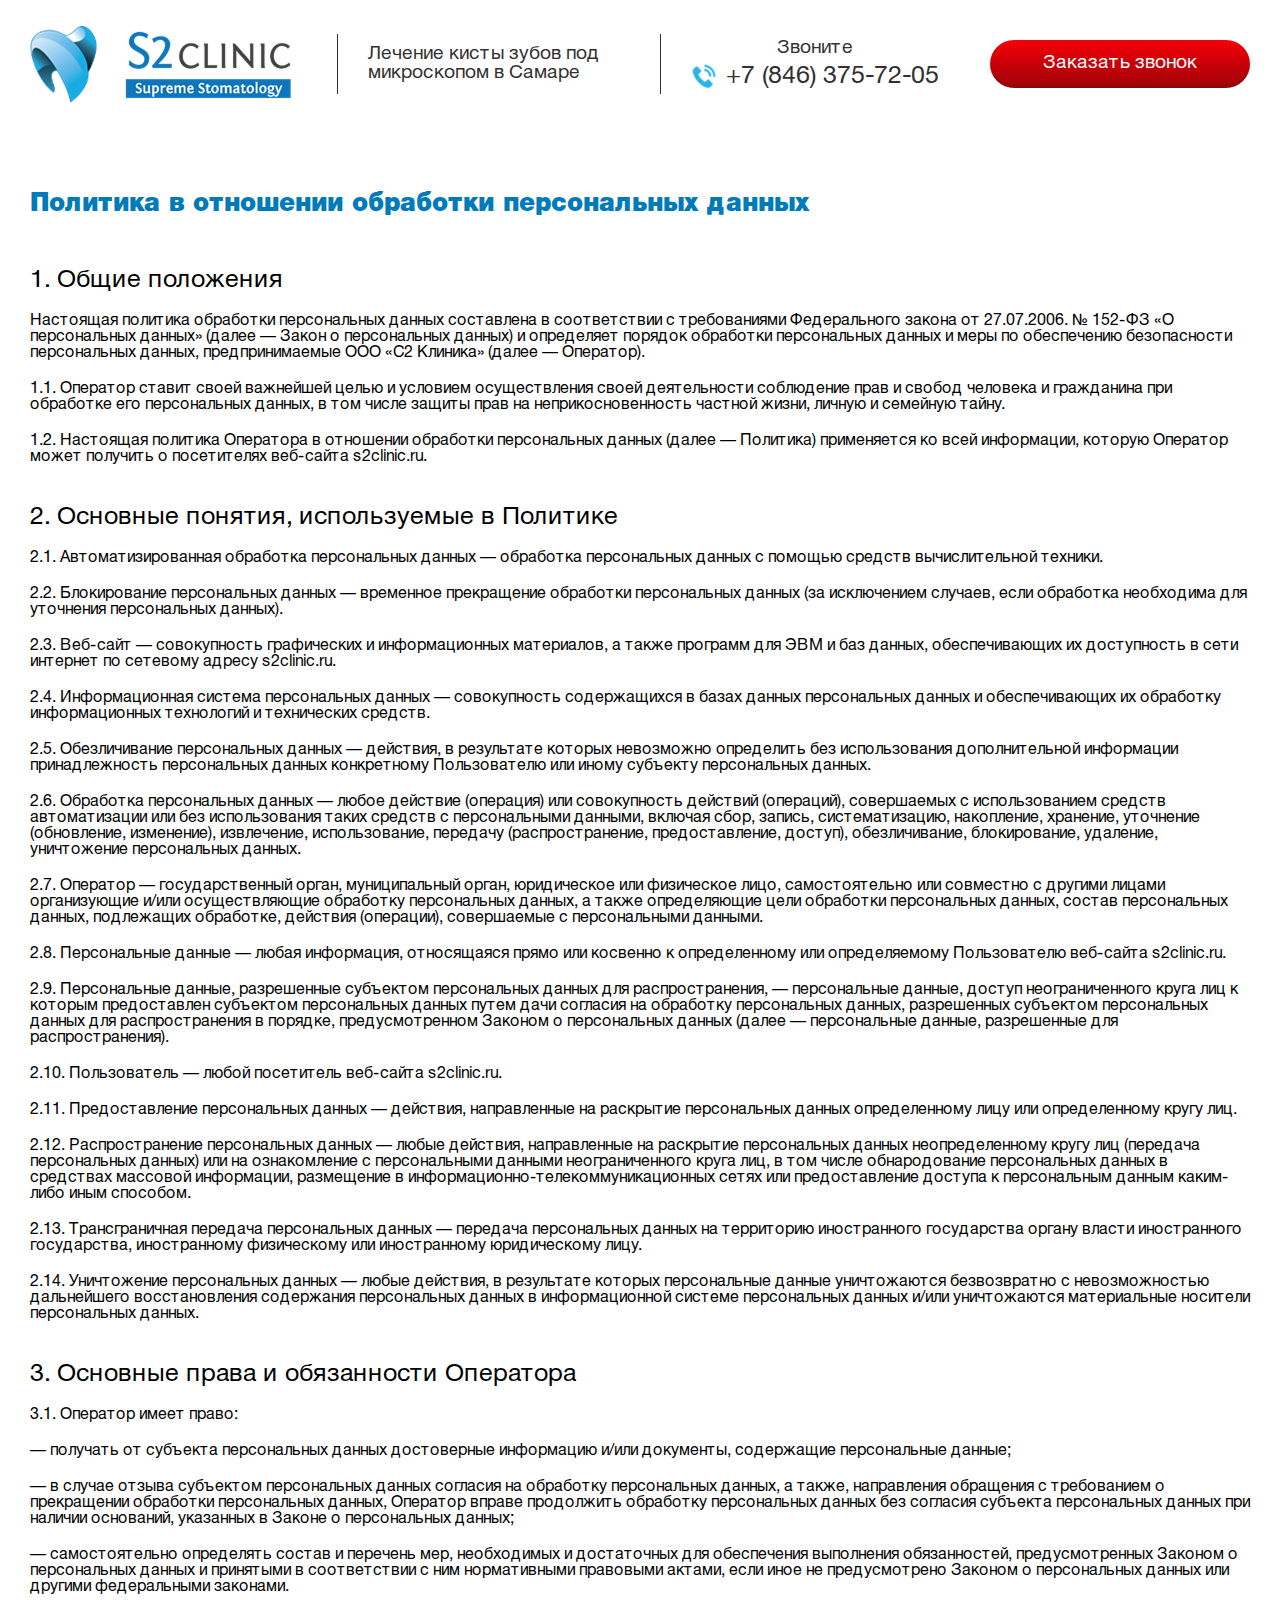
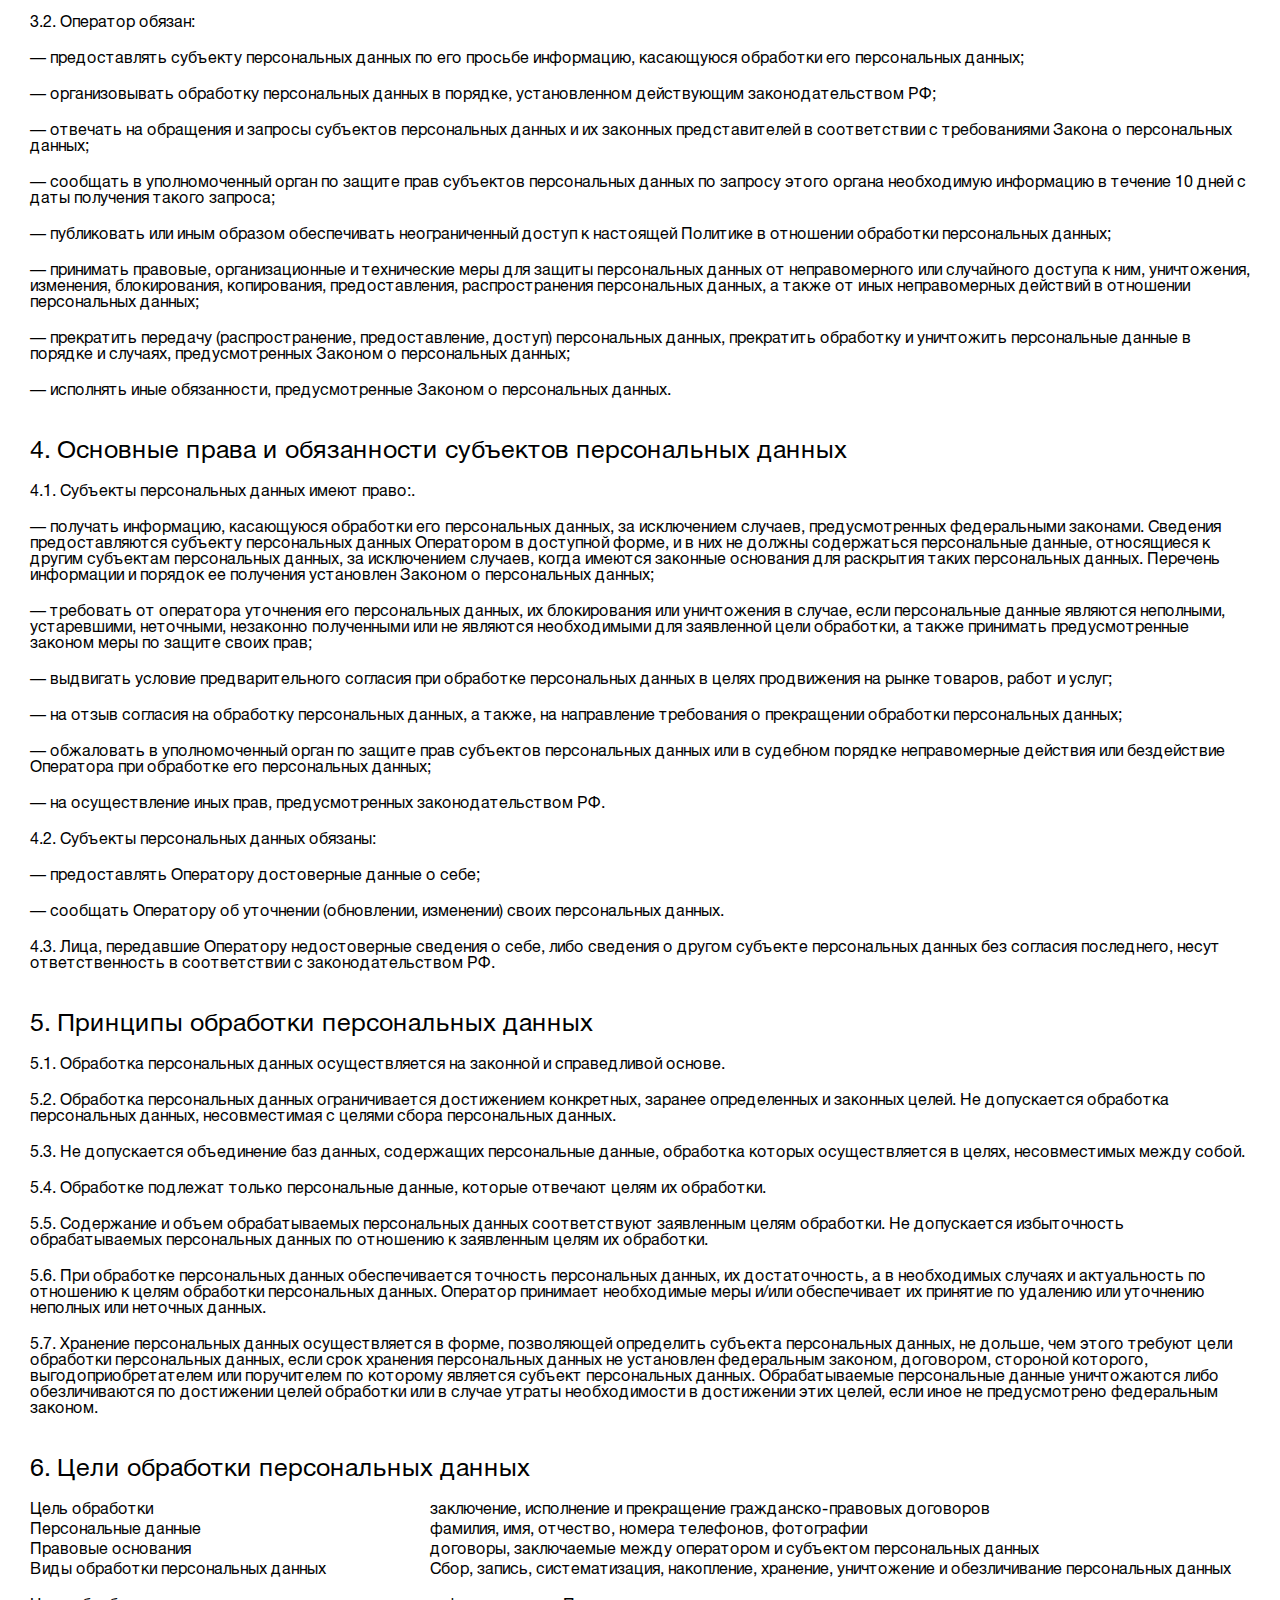
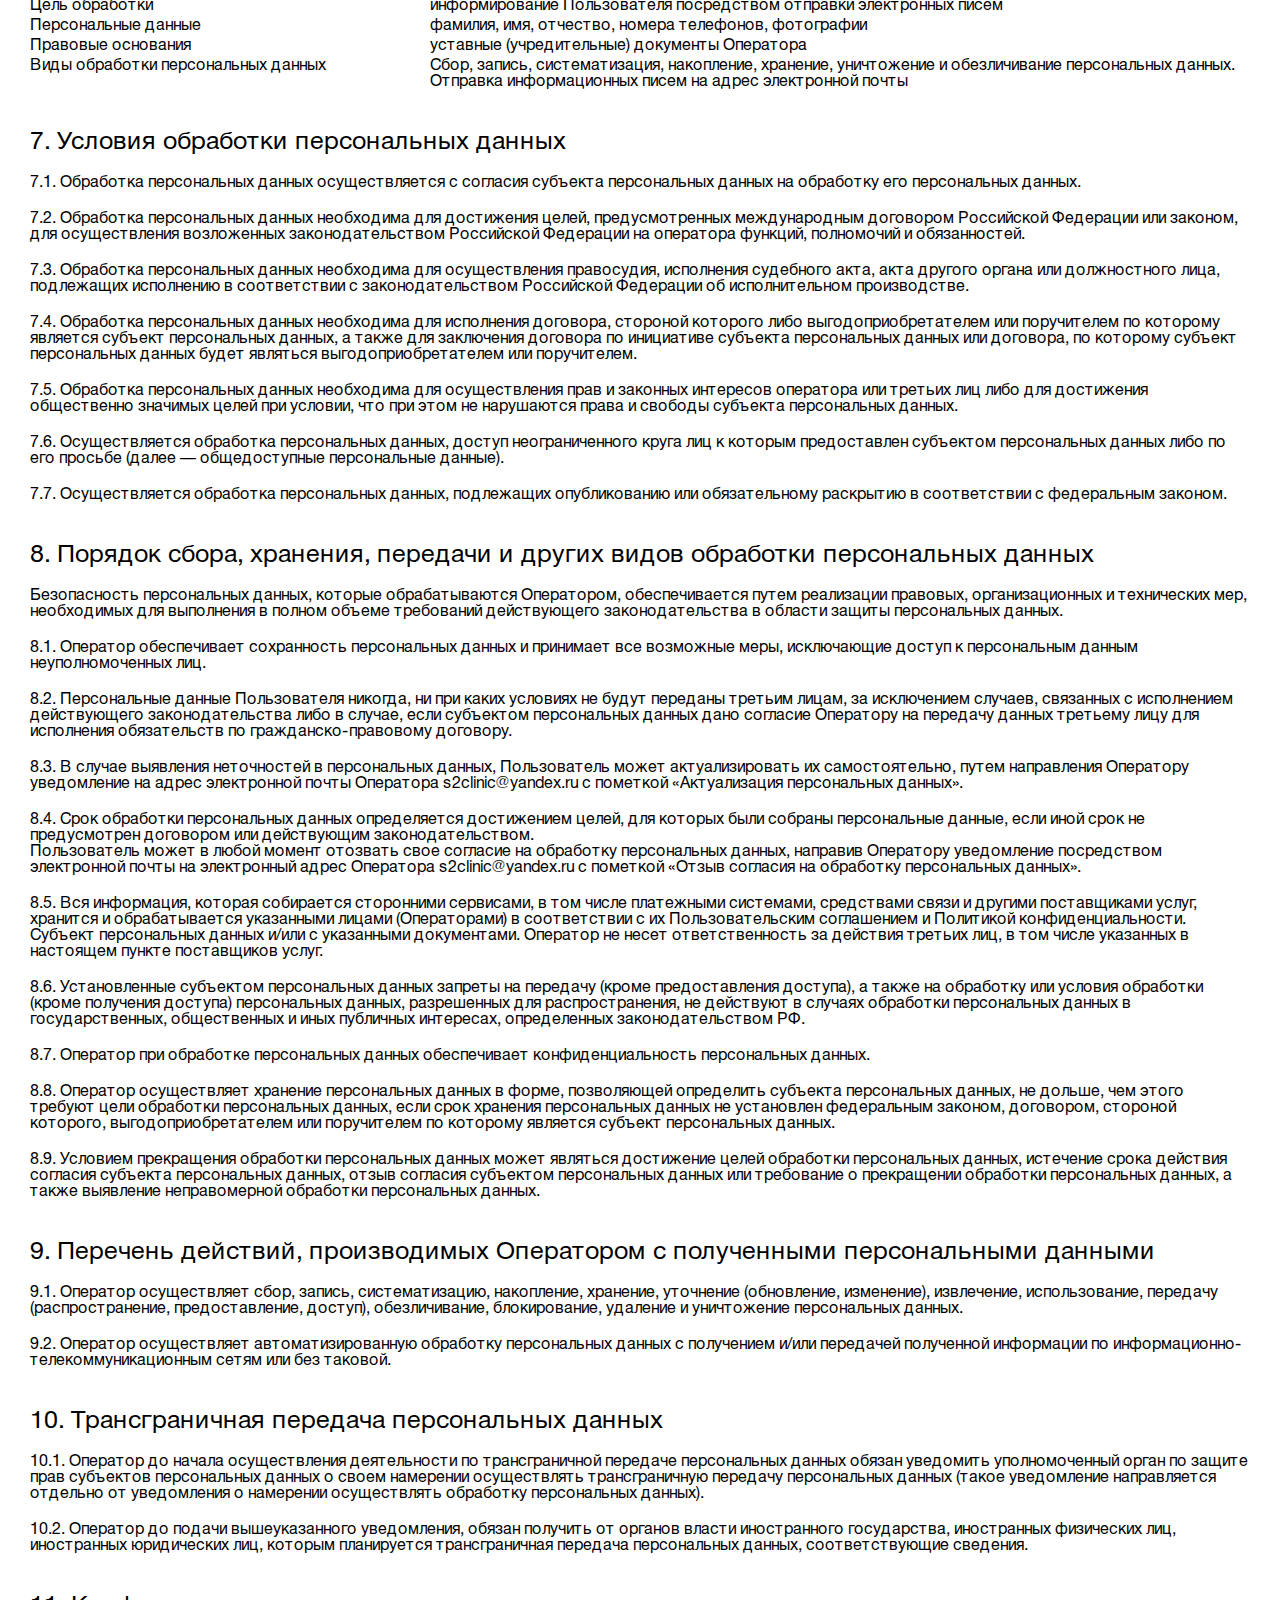
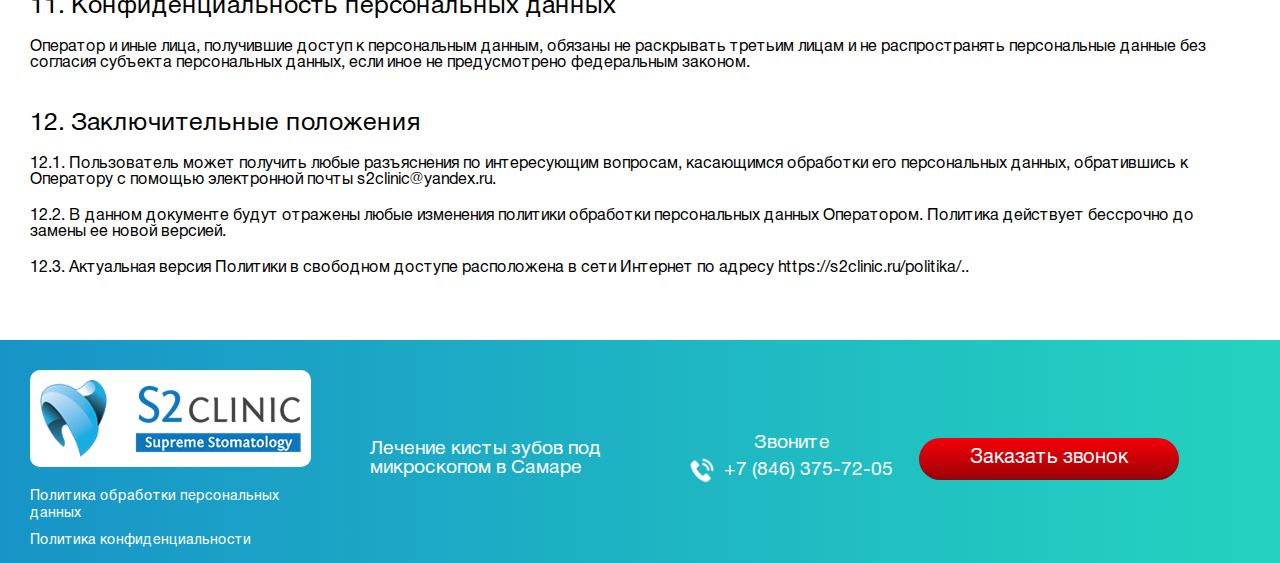
<file: personal.html>
<!DOCTYPE html>
<html lang="en">
<head>
    <meta charset="UTF-8">
    <meta name="viewport" content="width=device-width, initial-scale=1.0">
    <link rel="stylesheet" href="./styles/reset.css" />
    <link rel="stylesheet" href="./styles/fonts.css" />
    <link rel="stylesheet" href="./styles/personal.css" />
    
    <title>Политика конфиденциальности</title>
</head>
<body>
    <div id="app">
      <div class="modal__call" data-call-modal>
        <div class="modal__call-inner">
          <button class="modal__close-btn" modal-call-close>
            <svg width="28" height="28" viewBox="0 0 28 28" fill="none" xmlns="http://www.w3.org/2000/svg">
              <path d="M0.996704 1.00049L26.4525 26.4563" stroke="white" stroke-width="2" stroke-linecap="round" />
              <path d="M0.996704 26.4565L26.4525 1.0007" stroke="white" stroke-width="2" stroke-linecap="round" />
            </svg>
          </button>
          <form class="call-form" data-call-form>
            <span class="modal__call-title">Заказать звонок</span>
            <span class="modal__call-subtitle">ответим в ближайшее время</span>
  
            <div class="modal__call-form-group">
              <input type="text" class="modal__call-input" name="phone" placeholder="Ваш телефон*" required>
              <button type="submit" class="modal__call-btn">Заказать звонок</button>
            </div>
            <label class="call__form-text">
              <input type="checkbox" name="agree" checked value="agree">
              <span class="call__form-text-text">Я даю согласие на обработку персональных данных в соответствии с <a
                  href="/privacy.html">Политикой</a></span>
            </label>
  
          </form>
        </div>
      </div>
      <header class="header">
        <div class="container header__container">
          <a href="/" class="header__logo">
            <img src="./assets/header-logo.png" alt="Логотип сайта" />
          </a>
          <p class="header__text">
            Лечение кисты зубов под микроскопом в Самаре
          </p>
          <div class="header__content">
            <div class="header__phone">
              <span class="header__phone-name">Звоните</span>
              <a href="telto:+78463757205" class="header__phone-number">
                <img src="./assets/header-phone.png" alt="" />
                +7 (846) 375-72-05
              </a>
            </div>
            <button class="header__btn" data-call-btn>
              Заказать звонок
            </button>
          </div>
        </div>
      </header>
<main class="main">
    <section class="privacy">
       <div class="container privacy__container">
         <h1 class="privacy__title">Политика в отношении обработки персональных данных</h1>
         <ul class="privacy__list">
            <li class="privacy__item">
                <span class="privacy__item-title">1. Общие положения</span>
                <span class="privacy__item-text">Настоящая политика обработки персональных данных составлена в соответствии с требованиями Федерального закона от 27.07.2006. № 152-ФЗ «О персональных данных» (далее — Закон о персональных данных) и определяет порядок обработки персональных данных и меры по обеспечению безопасности персональных данных, предпринимаемые ООО «С2 Клиника» (далее — Оператор).</span>
                <span class="privacy__item-text">1.1. Оператор ставит своей важнейшей целью и условием осуществления своей деятельности соблюдение прав и свобод человека и гражданина при обработке его персональных данных, в том числе защиты прав на неприкосновенность частной жизни, личную и семейную тайну.</span>
                <span class="privacy__item-text">1.2. Настоящая политика Оператора в отношении обработки персональных данных (далее — Политика) применяется ко всей информации, которую Оператор может получить о посетителях веб-сайта <a href="https://s2clinic.ru/" target="_blank">s2clinic.ru</a>.</span>
            </li>
            <li class="privacy__item">
                <span class="privacy__item-title">2. Основные понятия, используемые в Политике</span>
                <span class="privacy__item-text">2.1. Автоматизированная обработка персональных данных — обработка персональных данных с помощью средств вычислительной техники.</span>
                <span class="privacy__item-text">2.2. Блокирование персональных данных — временное прекращение обработки персональных данных (за исключением случаев, если обработка необходима для уточнения персональных данных).</span>
                <span class="privacy__item-text">2.3. Веб-сайт — совокупность графических и информационных материалов, а также программ для ЭВМ и баз данных, обеспечивающих их доступность в сети интернет по сетевому адресу <a href="https://s2clinic.ru/" target="_blank">s2clinic.ru</a>.</span>
                <span class="privacy__item-text">2.4. Информационная система персональных данных — совокупность содержащихся в базах данных персональных данных и обеспечивающих их обработку информационных технологий и технических средств.</span>
                <span class="privacy__item-text">2.5. Обезличивание персональных данных — действия, в результате которых невозможно определить без использования дополнительной информации принадлежность персональных данных конкретному Пользователю или иному субъекту персональных данных.</span>
                <span class="privacy__item-text">2.6. Обработка персональных данных — любое действие (операция) или совокупность действий (операций), совершаемых с использованием средств автоматизации или без использования таких средств с персональными данными, включая сбор, запись, систематизацию, накопление, хранение, уточнение (обновление, изменение), извлечение, использование, передачу (распространение, предоставление, доступ), обезличивание, блокирование, удаление, уничтожение персональных данных.</span>
                <span class="privacy__item-text">2.7. Оператор — государственный орган, муниципальный орган, юридическое или физическое лицо, самостоятельно или совместно с другими лицами организующие и/или осуществляющие обработку персональных данных, а также определяющие цели обработки персональных данных, состав персональных данных, подлежащих обработке, действия (операции), совершаемые с персональными данными.</span>
                <span class="privacy__item-text">2.8. Персональные данные — любая информация, относящаяся прямо или косвенно к определенному или определяемому Пользователю веб-сайта <a href="https://s2clinic.ru/" target="_blank">s2clinic.ru</a>.</span>
                <span class="privacy__item-text">2.9. Персональные данные, разрешенные субъектом персональных данных для распространения, — персональные данные, доступ неограниченного круга лиц к которым предоставлен субъектом персональных данных путем дачи согласия на обработку персональных данных, разрешенных субъектом персональных данных для распространения в порядке, предусмотренном Законом о персональных данных (далее — персональные данные, разрешенные для распространения).</span>
                <span class="privacy__item-text">2.10. Пользователь — любой посетитель веб-сайта <a href="https://s2clinic.ru/" target="_blank">s2clinic.ru</a>.</span>
                <span class="privacy__item-text">2.11. Предоставление персональных данных — действия, направленные на раскрытие персональных данных определенному лицу или определенному кругу лиц.</span>
                <span class="privacy__item-text">2.12. Распространение персональных данных — любые действия, направленные на раскрытие персональных данных неопределенному кругу лиц (передача персональных данных) или на ознакомление с персональными данными неограниченного круга лиц, в том числе обнародование персональных данных в средствах массовой информации, размещение в информационно-телекоммуникационных сетях или предоставление доступа к персональным данным каким-либо иным способом.</span>
                <span class="privacy__item-text">2.13. Трансграничная передача персональных данных — передача персональных данных на территорию иностранного государства органу власти иностранного государства, иностранному физическому или иностранному юридическому лицу.</span>
                <span class="privacy__item-text">2.14. Уничтожение персональных данных — любые действия, в результате которых персональные данные уничтожаются безвозвратно с невозможностью дальнейшего восстановления содержания персональных данных в информационной системе персональных данных и/или уничтожаются материальные носители персональных данных.</span>
            
                
            </li>
            <li class="privacy__item">
                <span class="privacy__item-title">3. Основные права и обязанности Оператора</span>
                <span class="privacy__item-text">3.1. Оператор имеет право:</span>
                <span class="privacy__item-text">— получать от субъекта персональных данных достоверные информацию и/или документы, содержащие персональные данные;</span>
                <span class="privacy__item-text">— в случае отзыва субъектом персональных данных согласия на обработку персональных данных, а также, направления обращения с требованием о прекращении обработки персональных данных, Оператор вправе продолжить обработку персональных данных без согласия субъекта персональных данных при наличии оснований, указанных в Законе о персональных данных;</span>
                <span class="privacy__item-text">— самостоятельно определять состав и перечень мер, необходимых и достаточных для обеспечения выполнения обязанностей, предусмотренных Законом о персональных данных и принятыми в соответствии с ним нормативными правовыми актами, если иное не предусмотрено Законом о персональных данных или другими федеральными законами.</span>
                <span class="privacy__item-text">3.2. Оператор обязан:</span>
                <span class="privacy__item-text">— предоставлять субъекту персональных данных по его просьбе информацию, касающуюся обработки его персональных данных;</span>
                <span class="privacy__item-text">— организовывать обработку персональных данных в порядке, установленном действующим законодательством РФ;</span>
                <span class="privacy__item-text">— отвечать на обращения и запросы субъектов персональных данных и их законных представителей в соответствии с требованиями Закона о персональных данных;</span>
                <span class="privacy__item-text">— сообщать в уполномоченный орган по защите прав субъектов персональных данных по запросу этого органа необходимую информацию в течение 10 дней с даты получения такого запроса;</span>
                <span class="privacy__item-text">— публиковать или иным образом обеспечивать неограниченный доступ к настоящей Политике в отношении обработки персональных данных;</span>
                <span class="privacy__item-text">— принимать правовые, организационные и технические меры для защиты персональных данных от неправомерного или случайного доступа к ним, уничтожения, изменения, блокирования, копирования, предоставления, распространения персональных данных, а также от иных неправомерных действий в отношении персональных данных;</span>
                <span class="privacy__item-text">— прекратить передачу (распространение, предоставление, доступ) персональных данных, прекратить обработку и уничтожить персональные данные в порядке и случаях, предусмотренных Законом о персональных данных;</span>
                <span class="privacy__item-text">— исполнять иные обязанности, предусмотренные Законом о персональных данных.</span>
              
            </li>
            <li class="privacy__item">
                <span class="privacy__item-title">4. Основные права и обязанности субъектов персональных данных</span>
                <span class="privacy__item-text">
                   4.1. Субъекты персональных данных имеют право:</a>.
                </span>
                <span class="privacy__item-text">
                   — получать информацию, касающуюся обработки его персональных данных, за исключением случаев, предусмотренных федеральными законами. Сведения предоставляются субъекту персональных данных Оператором в доступной форме, и в них не должны содержаться персональные данные, относящиеся к другим субъектам персональных данных, за исключением случаев, когда имеются законные основания для раскрытия таких персональных данных. Перечень информации и порядок ее получения установлен Законом о персональных данных;
                </span>
                <span class="privacy__item-text">
                   — требовать от оператора уточнения его персональных данных, их блокирования или уничтожения в случае, если персональные данные являются неполными, устаревшими, неточными, незаконно полученными или не являются необходимыми для заявленной цели обработки, а также принимать предусмотренные законом меры по защите своих прав;
                </span>
                <span class="privacy__item-text">
                   — выдвигать условие предварительного согласия при обработке персональных данных в целях продвижения на рынке товаров, работ и услуг;
                </span>
                <span class="privacy__item-text">
                   — на отзыв согласия на обработку персональных данных, а также, на направление требования о прекращении обработки персональных данных;
                </span>
                <span class="privacy__item-text">
                   — обжаловать в уполномоченный орган по защите прав субъектов персональных данных или в судебном порядке неправомерные действия или бездействие Оператора при обработке его персональных данных;
                </span>
                <span class="privacy__item-text">
                   — на осуществление иных прав, предусмотренных законодательством РФ.
                </span>
                <span class="privacy__item-text">
                   4.2. Субъекты персональных данных обязаны:
                </span>
                <span class="privacy__item-text">
                   — предоставлять Оператору достоверные данные о себе;
                </span>
                <span class="privacy__item-text">
                   — сообщать Оператору об уточнении (обновлении, изменении) своих персональных данных.
                </span>
                <span class="privacy__item-text">
                   4.3. Лица, передавшие Оператору недостоверные сведения о себе, либо сведения о другом субъекте персональных данных без согласия последнего, несут ответственность в соответствии с законодательством РФ.
                </span>
          
            </li>
            <li class="privacy__item">
                <span class="privacy__item-title">5. Принципы обработки персональных данных</span>
                <span class="privacy__item-text">
                    5.1. Обработка персональных данных осуществляется на законной и справедливой основе.
                </span>
                <span class="privacy__item-text">
                   5.2. Обработка персональных данных ограничивается достижением конкретных, заранее определенных и законных целей. Не допускается обработка персональных данных, несовместимая с целями сбора персональных данных.
                </span>
                <span class="privacy__item-text">
                   5.3. Не допускается объединение баз данных, содержащих персональные данные, обработка которых осуществляется в целях, несовместимых между собой.
                </span>
                <span class="privacy__item-text">
                   5.4. Обработке подлежат только персональные данные, которые отвечают целям их обработки.
                </span>
                <span class="privacy__item-text">
                   5.5. Содержание и объем обрабатываемых персональных данных соответствуют заявленным целям обработки. Не допускается избыточность обрабатываемых персональных данных по отношению к заявленным целям их обработки.
                </span>
                <span class="privacy__item-text">
                   5.6. При обработке персональных данных обеспечивается точность персональных данных, их достаточность, а в необходимых случаях и актуальность по отношению к целям обработки персональных данных. Оператор принимает необходимые меры и/или обеспечивает их принятие по удалению или уточнению неполных или неточных данных.
                </span>
                <span class="privacy__item-text">
                   5.7. Хранение персональных данных осуществляется в форме, позволяющей определить субъекта персональных данных, не дольше, чем этого требуют цели обработки персональных данных, если срок хранения персональных данных не установлен федеральным законом, договором, стороной которого, выгодоприобретателем или поручителем по которому является субъект персональных данных. Обрабатываемые персональные данные уничтожаются либо обезличиваются по достижении целей обработки или в случае утраты необходимости в достижении этих целей, если иное не предусмотрено федеральным законом.
                </span>
            </li>
            <li class="privacy__item">
                <span class="privacy__item-title">6. Цели обработки персональных данных</span>
                <ul class="privacy__item-double">
                  <li class="privacy__item-double-inner">
                    <span class="privacy__item-double-text">Цель обработки</span>
                    <span class="privacy__item-double-text">заключение, исполнение и прекращение гражданско-правовых договоров
</span>
                  </li>
                  <li class="privacy__item-double-inner">
                    <span class="privacy__item-double-text">Персональные данные	</span>
                    <span class="privacy__item-double-text">фамилия, имя, отчество, номера телефонов, фотографии
</span>
                  </li>
                  <li class="privacy__item-double-inner">
                    <span class="privacy__item-double-text">Правовые основания	</span>
                    <span class="privacy__item-double-text">договоры, заключаемые между оператором и субъектом персональных данных
</span>
                  </li>
                  <li class="privacy__item-double-inner">
                    <span class="privacy__item-double-text">Виды обработки персональных данных	</span>
                    <span class="privacy__item-double-text">Сбор, запись, систематизация, накопление, хранение, уничтожение и обезличивание персональных данных
</span>
                  </li>
                </ul>
                <ul class="privacy__item-double">
                  <li class="privacy__item-double-inner">
                    <span class="privacy__item-double-text">Цель обработки	</span>
                    <span class="privacy__item-double-text">информирование Пользователя посредством отправки электронных писем
</span>
                  </li>
                  <li class="privacy__item-double-inner">
                    <span class="privacy__item-double-text">Персональные данные	</span>
                    <span class="privacy__item-double-text">фамилия, имя, отчество, номера телефонов, фотографии
</span>
                  </li>
                  <li class="privacy__item-double-inner">
                    <span class="privacy__item-double-text">Правовые основания	</span>
                    <span class="privacy__item-double-text">уставные (учредительные) документы Оператора
</span>
                  </li>
                  <li class="privacy__item-double-inner">
                    <span class="privacy__item-double-text">Виды обработки персональных данных	</span>
                    <span class="privacy__item-double-text">Сбор, запись, систематизация, накопление, хранение, уничтожение и обезличивание персональных данных. Отправка информационных писем на адрес электронной почты
</span>
                  </li>
                </ul>
                
            </li>
            <li class="privacy__item">
                <span class="privacy__item-title">7. Условия обработки персональных данных</span>
                <span class="privacy__item-text">7.1. Обработка персональных данных осуществляется с согласия субъекта персональных данных на обработку его персональных данных.</span>
                <span class="privacy__item-text">7.2. Обработка персональных данных необходима для достижения целей, предусмотренных международным договором Российской Федерации или законом, для осуществления возложенных законодательством Российской Федерации на оператора функций, полномочий и обязанностей.

</span>
                <span class="privacy__item-text">7.3. Обработка персональных данных необходима для осуществления правосудия, исполнения судебного акта, акта другого органа или должностного лица, подлежащих исполнению в соответствии с законодательством Российской Федерации об исполнительном производстве.

</span>
                <span class="privacy__item-text">7.4. Обработка персональных данных необходима для исполнения договора, стороной которого либо выгодоприобретателем или поручителем по которому является субъект персональных данных, а также для заключения договора по инициативе субъекта персональных данных или договора, по которому субъект персональных данных будет являться выгодоприобретателем или поручителем.

</span>
                <span class="privacy__item-text">7.5. Обработка персональных данных необходима для осуществления прав и законных интересов оператора или третьих лиц либо для достижения общественно значимых целей при условии, что при этом не нарушаются права и свободы субъекта персональных данных.

</span>
                <span class="privacy__item-text">7.6. Осуществляется обработка персональных данных, доступ неограниченного круга лиц к которым предоставлен субъектом персональных данных либо по его просьбе (далее — общедоступные персональные данные).

</span>
                <span class="privacy__item-text">7.7. Осуществляется обработка персональных данных, подлежащих опубликованию или обязательному раскрытию в соответствии с федеральным законом.

</span>
         
            </li>
            <li class="privacy__item">
                <span class="privacy__item-title">8. Порядок сбора, хранения, передачи и других видов обработки персональных данных</span>
                <span class="privacy__item-text">Безопасность персональных данных, которые обрабатываются Оператором, обеспечивается путем реализации правовых, организационных и технических мер, необходимых для выполнения в полном объеме требований действующего законодательства в области защиты персональных данных.</span>
                <span class="privacy__item-text">8.1. Оператор обеспечивает сохранность персональных данных и принимает все возможные меры, исключающие доступ к персональным данным неуполномоченных лиц.

</span>
                <span class="privacy__item-text">8.2. Персональные данные Пользователя никогда, ни при каких условиях не будут переданы третьим лицам, за исключением случаев, связанных с исполнением действующего законодательства либо в случае, если субъектом персональных данных дано согласие Оператору на передачу данных третьему лицу для исполнения обязательств по гражданско-правовому договору.

</span>
                <span class="privacy__item-text">8.3. В случае выявления неточностей в персональных данных, Пользователь может актуализировать их самостоятельно, путем направления Оператору уведомление на адрес электронной почты Оператора s2clinic@yandex.ru с пометкой «Актуализация персональных данных».

</span>
                <span class="privacy__item-text">8.4. Срок обработки персональных данных определяется достижением целей, для которых были собраны персональные данные, если иной срок не предусмотрен договором или действующим законодательством.<br>
Пользователь может в любой момент отозвать свое согласие на обработку персональных данных, направив Оператору уведомление посредством электронной почты на электронный адрес Оператора s2clinic@yandex.ru с пометкой «Отзыв согласия на обработку персональных данных».</span>
                <span class="privacy__item-text">8.5. Вся информация, которая собирается сторонними сервисами, в том числе платежными системами, средствами связи и другими поставщиками услуг, хранится и обрабатывается указанными лицами (Операторами) в соответствии с их Пользовательским соглашением и Политикой конфиденциальности. Субъект персональных данных и/или с указанными документами. Оператор не несет ответственность за действия третьих лиц, в том числе указанных в настоящем пункте поставщиков услуг.</span>
                <span class="privacy__item-text">8.6. Установленные субъектом персональных данных запреты на передачу (кроме предоставления доступа), а также на обработку или условия обработки (кроме получения доступа) персональных данных, разрешенных для распространения, не действуют в случаях обработки персональных данных в государственных, общественных и иных публичных интересах, определенных законодательством РФ.</span>
                <span class="privacy__item-text">8.7. Оператор при обработке персональных данных обеспечивает конфиденциальность персональных данных.</span>
                <span class="privacy__item-text">8.8. Оператор осуществляет хранение персональных данных в форме, позволяющей определить субъекта персональных данных, не дольше, чем этого требуют цели обработки персональных данных, если срок хранения персональных данных не установлен федеральным законом, договором, стороной которого, выгодоприобретателем или поручителем по которому является субъект персональных данных.

</span>
                <span class="privacy__item-text">8.9. Условием прекращения обработки персональных данных может являться достижение целей обработки персональных данных, истечение срока действия согласия субъекта персональных данных, отзыв согласия субъектом персональных данных или требование о прекращении обработки персональных данных, а также выявление неправомерной обработки персональных данных.

</span>
            </li>
            <li class="privacy__item">
                <span class="privacy__item-title">9. Перечень действий, производимых Оператором с полученными персональными данными</span>
                <span class="privacy__item-text">9.1. Оператор осуществляет сбор, запись, систематизацию, накопление, хранение, уточнение (обновление, изменение), извлечение, использование, передачу (распространение, предоставление, доступ), обезличивание, блокирование, удаление и уничтожение персональных данных.

</span>
                <span class="privacy__item-text">9.2. Оператор осуществляет автоматизированную обработку персональных данных с получением и/или передачей полученной информации по информационно-телекоммуникационным сетям или без таковой.

</span>
              
            </li>
            <li class="privacy__item">
                <span class="privacy__item-title">10. Трансграничная передача персональных данных
</span>
                <span class="privacy__item-text">10.1. Оператор до начала осуществления деятельности по трансграничной передаче персональных данных обязан уведомить уполномоченный орган по защите прав субъектов персональных данных о своем намерении осуществлять трансграничную передачу персональных данных (такое уведомление направляется отдельно от уведомления о намерении осуществлять обработку персональных данных).

</span>
                <span class="privacy__item-text">10.2. Оператор до подачи вышеуказанного уведомления, обязан получить от органов власти иностранного государства, иностранных физических лиц, иностранных юридических лиц, которым планируется трансграничная передача персональных данных, соответствующие сведения.

</span>
              
            </li>
            <li class="privacy__item">
                <span class="privacy__item-title">11. Конфиденциальность персональных данных
</span>
                <span class="privacy__item-text">Оператор и иные лица, получившие доступ к персональным данным, обязаны не раскрывать третьим лицам и не распространять персональные данные без согласия субъекта персональных данных, если иное не предусмотрено федеральным законом.

</span>
            </li>
            <li class="privacy__item">
                <span class="privacy__item-title">12. Заключительные положения
</span>
                <span class="privacy__item-text">12.1. Пользователь может получить любые разъяснения по интересующим вопросам, касающимся обработки его персональных данных, обратившись к Оператору с помощью электронной почты s2clinic@yandex.ru.

</span>
                <span class="privacy__item-text">12.2. В данном документе будут отражены любые изменения политики обработки персональных данных Оператором. Политика действует бессрочно до замены ее новой версией.

</span>
                <span class="privacy__item-text">12.3. Актуальная версия Политики в свободном доступе расположена в сети Интернет по адресу https://s2clinic.ru/politika/..

</span>
              
            </li>
         </ul>
       </div>
    </section>
</main>
<footer class="footer">
  <div class="container footer__container">
    <div class="footer__links">
      <a href="/" class="footer__logo">
        <img src="./assets/header-logo.png" alt="">
      </a>
      <ul class="footer__links-list">
        <li class="footer__links-item">
          <a href="#" class="footer__link">Политика обработки персональных данных</a>
        </li>
        <li class="footer__links-item">
          <a href="#" class="footer__link">Политика конфиденциальности</a>
        </li>
      </ul>
    </div>
    <p class="footer__text">
      Лечение кисты зубов
      под микроскопом в Самаре
    </p>
    <div class="footer__btns">
      <div class="footer__phone">
        <span class="footer__phone-name">Звоните</span>
        <a href="tel:+78463757205" class="footer__phone-number">
          <img src="./assets/footer-phone.png" alt="">
          +7 (846) 375-72-05</a>
      </div>
      <button class="footer__btn" data-call-btn>Заказать звонок</button>
    </div>
  </div>
</footer>
    </div>
</body>
<script src="./scripts/privacy.js"></script>
</html>
</file>
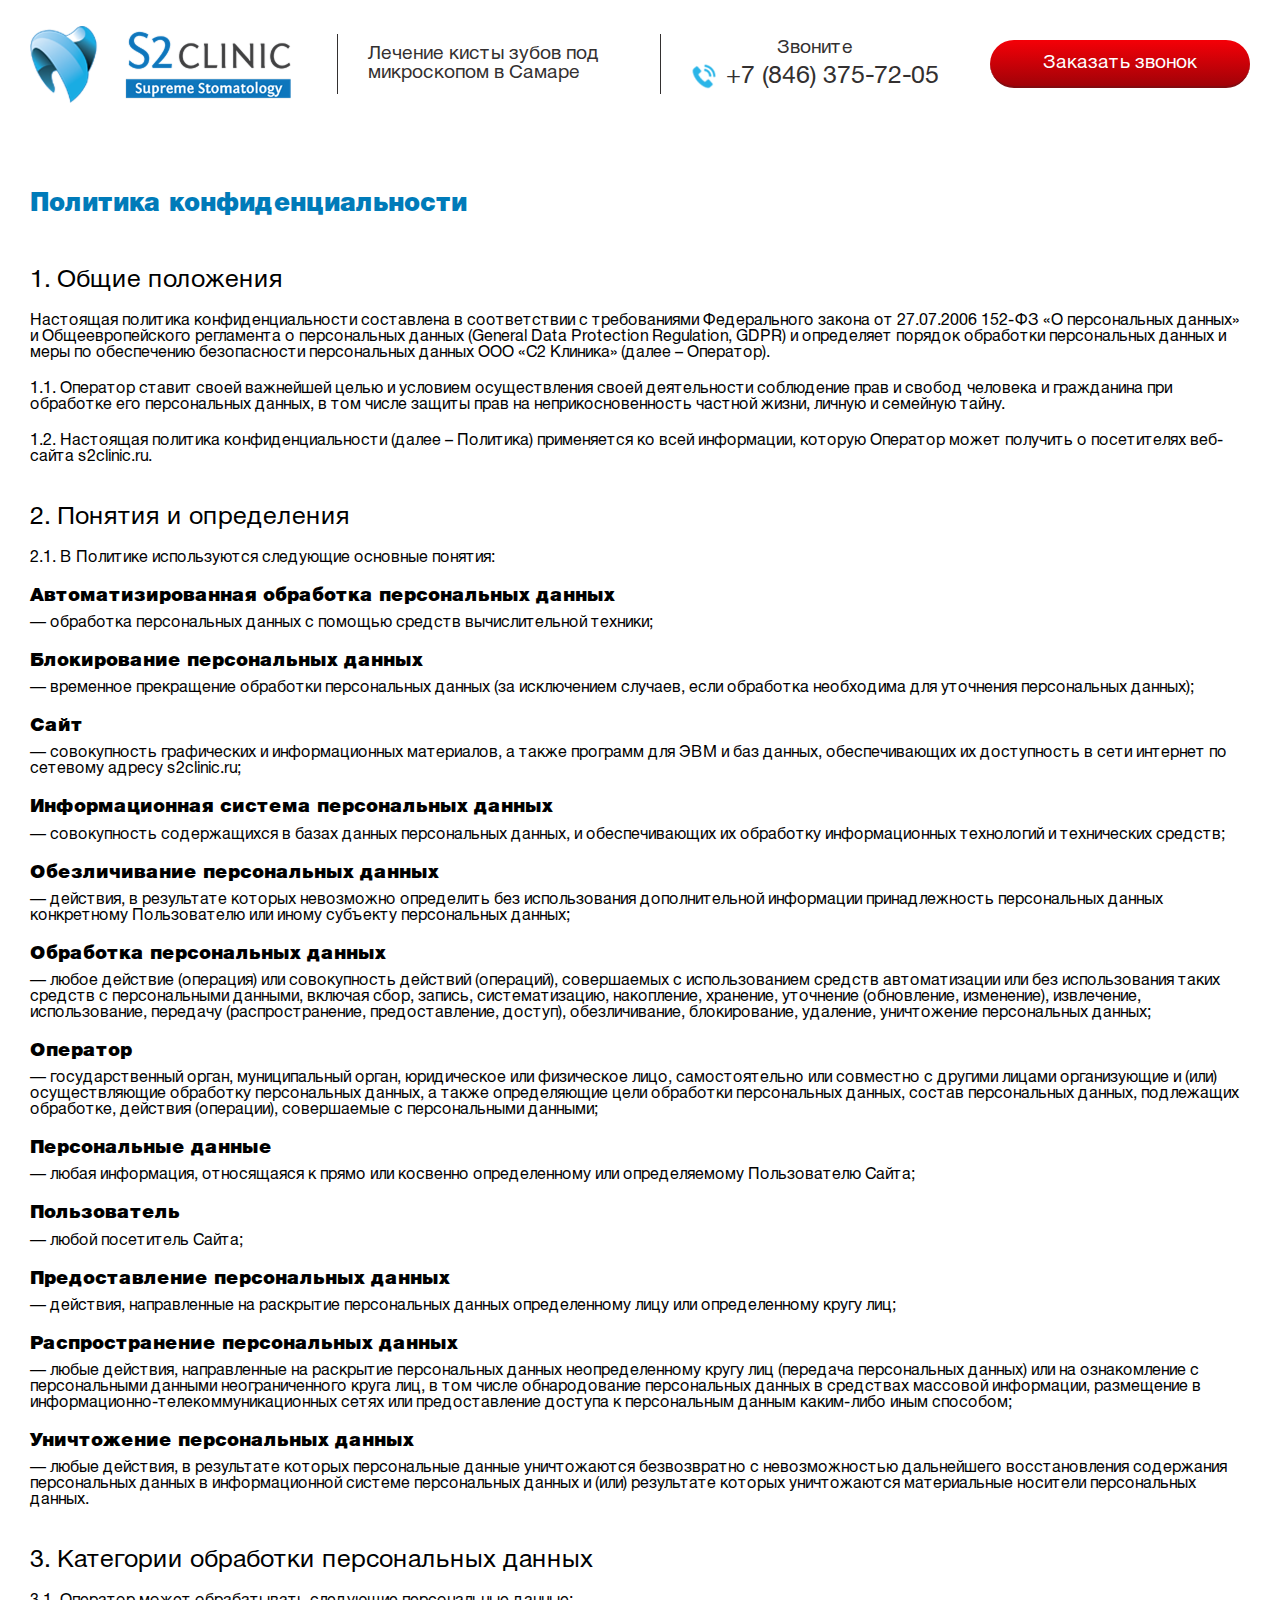
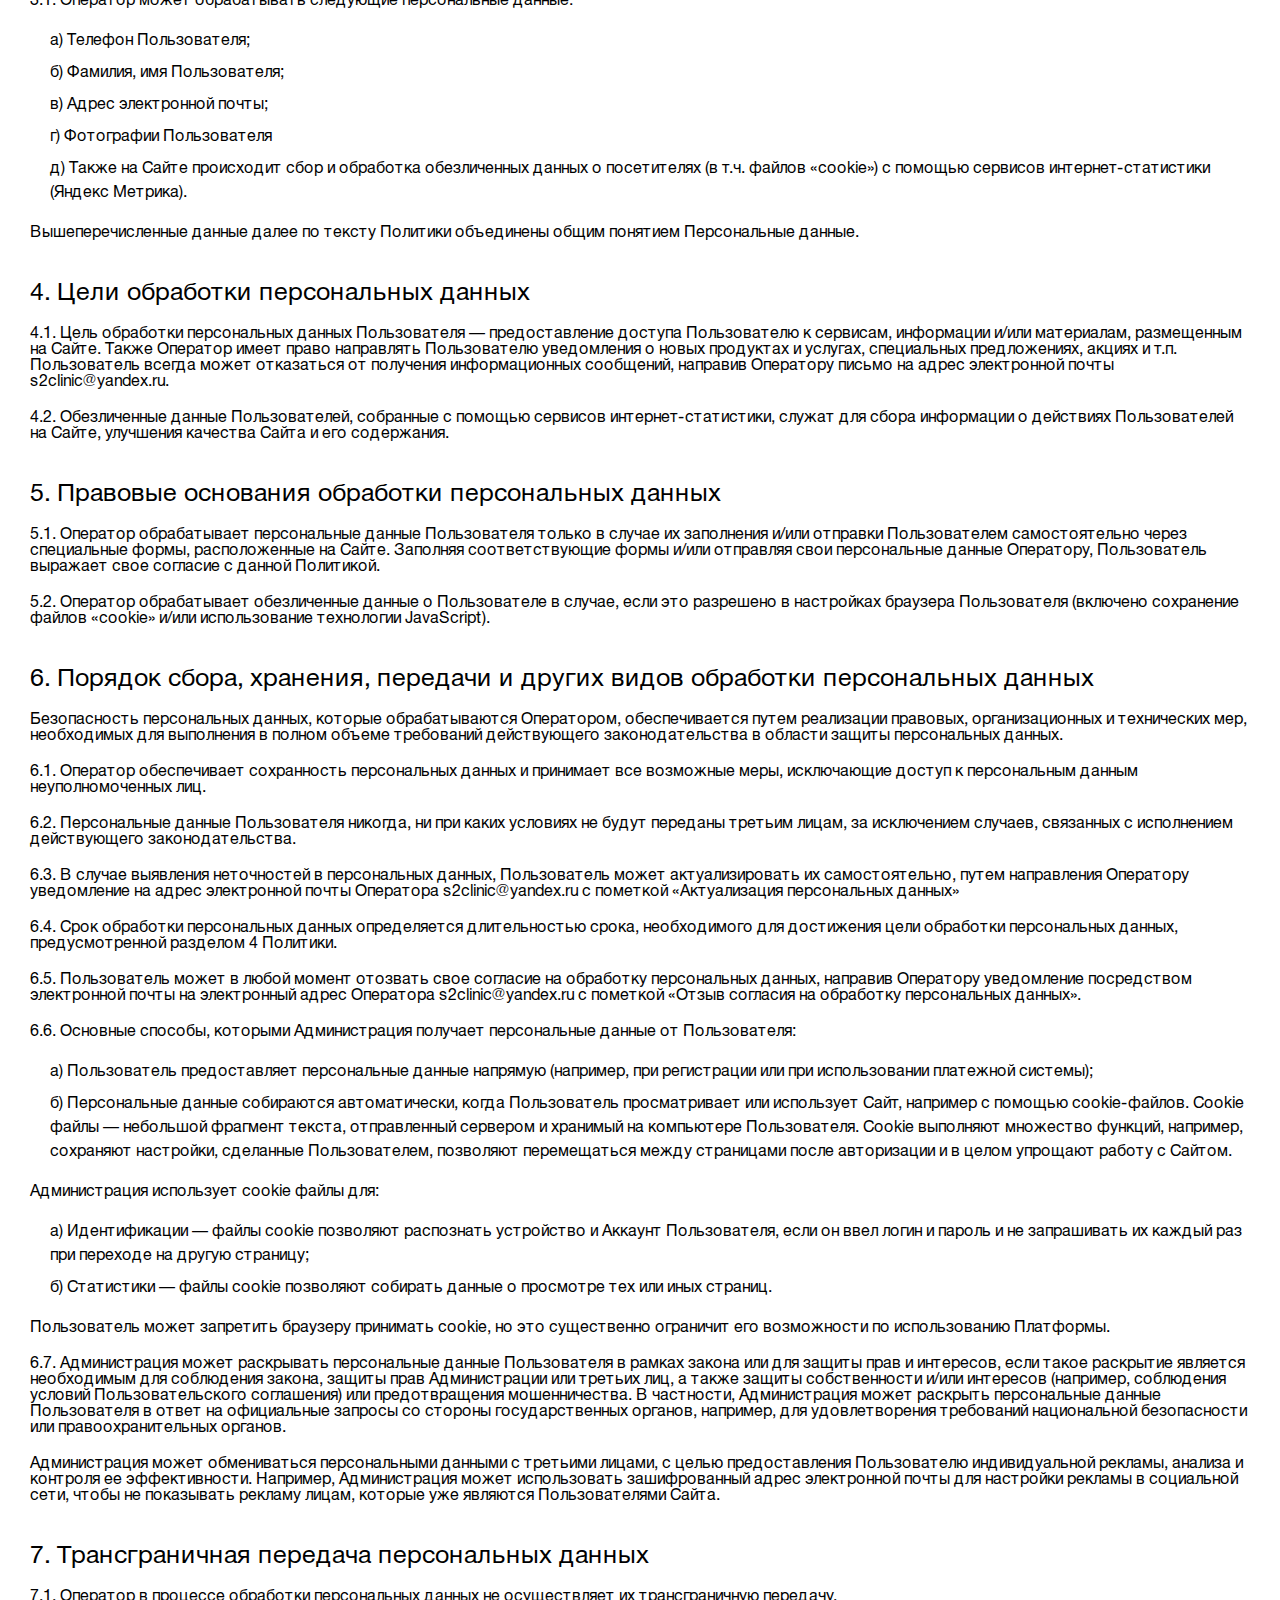
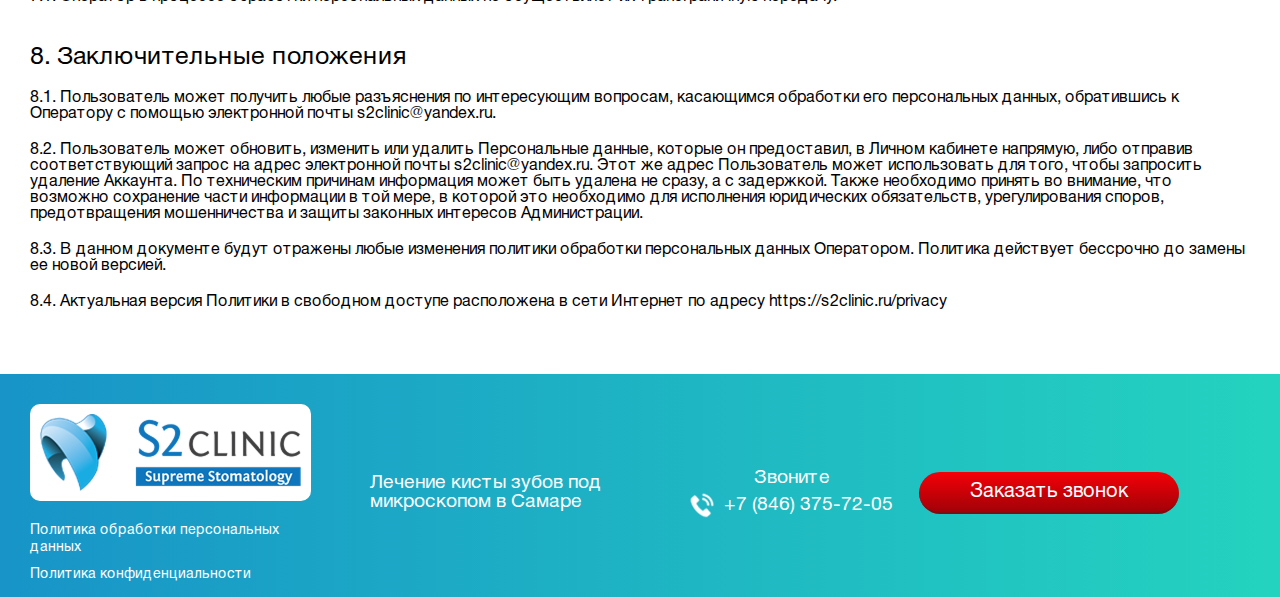
<file: privacy.html>
<!DOCTYPE html>
<html lang="en">

<head>
  <meta charset="UTF-8">
  <meta name="viewport" content="width=device-width, initial-scale=1.0">
  <link rel="stylesheet" href="./styles/reset.css" />
  <link rel="stylesheet" href="./styles/fonts.css" />
  <link rel="stylesheet" href="./styles/privacy.css" />

  <title>Политика конфиденциальности</title>
</head>

<body>
  <div id="app">
    <div class="modal__call" data-call-modal>
      <div class="modal__call-inner">
        <button class="modal__close-btn" modal-call-close>
          <svg width="28" height="28" viewBox="0 0 28 28" fill="none" xmlns="http://www.w3.org/2000/svg">
            <path d="M0.996704 1.00049L26.4525 26.4563" stroke="white" stroke-width="2" stroke-linecap="round" />
            <path d="M0.996704 26.4565L26.4525 1.0007" stroke="white" stroke-width="2" stroke-linecap="round" />
          </svg>
        </button>
        <form class="call-form" data-call-form>
          <span class="modal__call-title">Заказать звонок</span>
          <span class="modal__call-subtitle">ответим в ближайшее время</span>

          <div class="modal__call-form-group">
            <input type="text" class="modal__call-input" name="phone" placeholder="Ваш телефон*" required>
            <button type="submit" class="modal__call-btn">Заказать звонок</button>
          </div>
          <label class="call__form-text">
            <input type="checkbox" name="agree" checked value="agree">
            <span class="call__form-text-text">Я даю согласие на обработку персональных данных в соответствии с <a
                href="/privacy.html">Политикой</a></span>
          </label>

        </form>
      </div>
    </div>
    <header class="header">
      <div class="container header__container">
        <a href="/" class="header__logo">
          <img src="./assets/header-logo.png" alt="Логотип сайта" />
        </a>
        <p class="header__text">
          Лечение кисты зубов под микроскопом в Самаре
        </p>
        <div class="header__content">
          <div class="header__phone">
            <span class="header__phone-name">Звоните</span>
            <a href="telto:+78463757205" class="header__phone-number">
              <img src="./assets/header-phone.png" alt="" />
              +7 (846) 375-72-05
            </a>
          </div>
          <button class="header__btn" data-call-btn>
            Заказать звонок
          </button>
        </div>
      </div>
    </header>
    <main class="main">
      <section class="privacy">
        <div class="container privacy__container">
          <h1 class="privacy__title">Политика конфиденциальности</h1>
          <ul class="privacy__list">
            <li class="privacy__item">
              <span class="privacy__item-title">1. Общие положения</span>
              <span class="privacy__item-text">Настоящая политика конфиденциальности составлена в соответствии с
                требованиями Федерального закона от 27.07.2006 152-ФЗ «О персональных данных» и Общеевропейского
                регламента о персональных данных (General Data Protection Regulation, GDPR) и определяет порядок
                обработки персональных данных и меры по обеспечению безопасности персональных данных ООО «С2 Клиника»
                (далее – Оператор).</span>
              <span class="privacy__item-text">1.1. Оператор ставит своей важнейшей целью и условием осуществления своей
                деятельности соблюдение прав и свобод человека и гражданина при обработке его персональных данных, в том
                числе защиты прав на неприкосновенность частной жизни, личную и семейную тайну.</span>
              <span class="privacy__item-text">1.2. Настоящая политика конфиденциальности (далее – Политика) применяется
                ко всей информации, которую Оператор может получить о посетителях веб-сайта <a
                  href="https://s2clinic.ru/" target="_blank">s2clinic.ru</a>.</span>
            </li>
            <li class="privacy__item">
              <span class="privacy__item-title">2. Понятия и определения</span>
              <span class="privacy__item-text">2.1. В Политике используются следующие основные понятия:</span>
              <div class="privacy__item-inner">
                <span class="privacy__item-inner-title">Автоматизированная обработка персональных данных</span>
                <span class="privacy__item-inner-text">— обработка персональных данных с помощью средств вычислительной
                  техники;</span>
              </div>
              <div class="privacy__item-inner">
                <span class="privacy__item-inner-title">Блокирование персональных данных</span>
                <span class="privacy__item-inner-text">— временное прекращение обработки персональных данных (за
                  исключением случаев, если обработка необходима для уточнения персональных данных);</span>
              </div>
              <div class="privacy__item-inner">
                <span class="privacy__item-inner-title">Сайт</span>
                <span class="privacy__item-inner-text">— совокупность графических и информационных материалов, а также
                  программ для ЭВМ и баз данных, обеспечивающих их доступность в сети интернет по сетевому адресу <a
                    href="https://s2clinic.ru/" target="_blank">s2clinic.ru</a>;</span>
              </div>
              <div class="privacy__item-inner">
                <span class="privacy__item-inner-title">Информационная система персональных данных</span>
                <span class="privacy__item-inner-text">— совокупность содержащихся в базах данных персональных данных, и
                  обеспечивающих их обработку информационных технологий и технических средств;</span>
              </div>
              <div class="privacy__item-inner">
                <span class="privacy__item-inner-title">Обезличивание персональных данных</span>
                <span class="privacy__item-inner-text">— действия, в результате которых невозможно определить без
                  использования дополнительной информации принадлежность персональных данных конкретному Пользователю
                  или иному субъекту персональных данных;</span>
              </div>
              <div class="privacy__item-inner">
                <span class="privacy__item-inner-title">Обработка персональных данных</span>
                <span class="privacy__item-inner-text">— любое действие (операция) или совокупность действий (операций),
                  совершаемых с использованием средств автоматизации или без использования таких средств с персональными
                  данными, включая сбор, запись, систематизацию, накопление, хранение, уточнение (обновление,
                  изменение), извлечение, использование, передачу (распространение, предоставление, доступ),
                  обезличивание, блокирование, удаление, уничтожение персональных данных;</span>
              </div>
              <div class="privacy__item-inner">
                <span class="privacy__item-inner-title">Оператор</span>
                <span class="privacy__item-inner-text">— государственный орган, муниципальный орган, юридическое или
                  физическое лицо, самостоятельно или совместно с другими лицами организующие и (или) осуществляющие
                  обработку персональных данных, а также определяющие цели обработки персональных данных, состав
                  персональных данных, подлежащих обработке, действия (операции), совершаемые с персональными
                  данными;</span>
              </div>
              <div class="privacy__item-inner">
                <span class="privacy__item-inner-title">Персональные данные</span>
                <span class="privacy__item-inner-text">— любая информация, относящаяся к прямо или косвенно
                  определенному или определяемому Пользователю Сайта;</span>
              </div>
              <div class="privacy__item-inner">
                <span class="privacy__item-inner-title">Пользователь</span>
                <span class="privacy__item-inner-text">— любой посетитель Сайта;</span>
              </div>
              <div class="privacy__item-inner">
                <span class="privacy__item-inner-title">Предоставление персональных данных</span>
                <span class="privacy__item-inner-text">— действия, направленные на раскрытие персональных данных
                  определенному лицу или определенному кругу лиц;</span>
              </div>
              <div class="privacy__item-inner">
                <span class="privacy__item-inner-title">Распространение персональных данных</span>
                <span class="privacy__item-inner-text">— любые действия, направленные на раскрытие персональных данных
                  неопределенному кругу лиц (передача персональных данных) или на ознакомление с персональными данными
                  неограниченного круга лиц, в том числе обнародование персональных данных в средствах массовой
                  информации, размещение в информационно-телекоммуникационных сетях или предоставление доступа к
                  персональным данным каким-либо иным способом;</span>
              </div>
              <div class="privacy__item-inner">
                <span class="privacy__item-inner-title">Уничтожение персональных данных</span>
                <span class="privacy__item-inner-text">— любые действия, в результате которых персональные данные
                  уничтожаются безвозвратно с невозможностью дальнейшего восстановления содержания персональных данных в
                  информационной системе персональных данных и (или) результате которых уничтожаются материальные
                  носители персональных данных.</span>
              </div>

            </li>
            <li class="privacy__item">
              <span class="privacy__item-title">3. Категории обработки персональных данных</span>
              <span class="privacy__item-text">3.1. Оператор может обрабатывать следующие персональные данные:</span>
              <ul class="privacy__item-list">
                <li class="privacy__item-list-text">а&rpar; Телефон Пользователя;</li>
                <li class="privacy__item-list-text">б&rpar; Фамилия, имя Пользователя;</li>
                <li class="privacy__item-list-text">в&rpar; Адрес электронной почты;</li>
                <li class="privacy__item-list-text">г&rpar; Фотографии Пользователя</li>
                <li class="privacy__item-list-text">д&rpar; Также на Сайте происходит сбор и обработка обезличенных
                  данных о посетителях (в т.ч. файлов «cookie») с помощью сервисов интернет-статистики (Яндекс Метрика).
                </li>
              </ul>
              <span class="privacy__item-text">Вышеперечисленные данные далее по тексту Политики объединены общим
                понятием Персональные данные.</span>
            </li>
            <li class="privacy__item">
              <span class="privacy__item-title">4. Цели обработки персональных данных</span>
              <span class="privacy__item-text">
                4.1. Цель обработки персональных данных Пользователя — предоставление доступа Пользователю к сервисам,
                информации и/или материалам, размещенным на Сайте. Также Оператор имеет право направлять Пользователю
                уведомления о новых продуктах и услугах, специальных предложениях, акциях и т.п. Пользователь всегда
                может отказаться от получения информационных сообщений, направив Оператору письмо на адрес электронной
                почты <a href="mailto:s2clinic@yandex.ru">s2clinic@yandex.ru</a>.
              </span>
              <span class="privacy__item-text">
                4.2. Обезличенные данные Пользователей, собранные с помощью сервисов интернет-статистики, служат для
                сбора информации о действиях Пользователей на Сайте, улучшения качества Сайта и его содержания.
              </span>
            </li>
            <li class="privacy__item">
              <span class="privacy__item-title">5. Правовые основания обработки персональных данных</span>
              <span class="privacy__item-text">
                5.1. Оператор обрабатывает персональные данные Пользователя только в случае их заполнения и/или отправки
                Пользователем самостоятельно через специальные формы, расположенные на Сайте. Заполняя соответствующие
                формы и/или отправляя свои персональные данные Оператору, Пользователь выражает свое согласие с данной
                Политикой.
              </span>
              <span class="privacy__item-text">
                5.2. Оператор обрабатывает обезличенные данные о Пользователе в случае, если это разрешено в настройках
                браузера Пользователя (включено сохранение файлов «cookie» и/или использование технологии JavaScript).
              </span>

            </li>
            <li class="privacy__item">
              <span class="privacy__item-title">6. Порядок сбора, хранения, передачи и других видов обработки
                персональных данных</span>
              <span class="privacy__item-text">
                Безопасность персональных данных, которые обрабатываются Оператором, обеспечивается путем реализации
                правовых, организационных и технических мер, необходимых для выполнения в полном объеме требований
                действующего законодательства в области защиты персональных данных.
              </span>
              <span class="privacy__item-text">
                6.1. Оператор обеспечивает сохранность персональных данных и принимает все возможные меры, исключающие
                доступ к персональным данным неуполномоченных лиц.
              </span>
              <span class="privacy__item-text">
                6.2. Персональные данные Пользователя никогда, ни при каких условиях не будут переданы третьим лицам, за
                исключением случаев, связанных с исполнением действующего законодательства.
              </span>
              <span class="privacy__item-text">
                6.3. В случае выявления неточностей в персональных данных, Пользователь может актуализировать их
                самостоятельно, путем направления Оператору уведомление на адрес электронной почты Оператора <a
                  href="mailto:s2clinic@yandex.ru">s2clinic@yandex.ru</a> с пометкой «Актуализация персональных данных»
              </span>
              <span class="privacy__item-text">
                6.4. Срок обработки персональных данных определяется длительностью срока, необходимого для достижения
                цели обработки персональных данных, предусмотренной разделом 4 Политики.
              </span>
              <span class="privacy__item-text">
                6.5. Пользователь может в любой момент отозвать свое согласие на обработку персональных данных, направив
                Оператору уведомление посредством электронной почты на электронный адрес Оператора <a
                  href="mailto:s2clinic@yandex.ru">s2clinic@yandex.ru</a> с пометкой «Отзыв согласия на обработку
                персональных данных».
              </span>
              <span class="privacy__item-text">6.6. Основные способы, которыми Администрация получает персональные
                данные от Пользователя:</span>
              <ul class="privacy__item-list">
                <li class="privacy__item-list-text">а&rpar; Пользователь предоставляет персональные данные напрямую
                  (например, при регистрации или при использовании платежной системы);</li>
                <li class="privacy__item-list-text">б&rpar; Персональные данные собираются автоматически, когда
                  Пользователь просматривает или использует Сайт, например с помощью cookie-файлов. Cookie файлы —
                  небольшой фрагмент текста, отправленный сервером и хранимый на компьютере Пользователя. Cookie
                  выполняют множество функций, например, сохраняют настройки, сделанные Пользователем, позволяют
                  перемещаться между страницами после авторизации и в целом упрощают работу с Сайтом.</li>
              </ul>
              <span class="privacy__item-text">Администрация использует cookie файлы для:</span>
              <ul class="privacy__item-list">
                <li class="privacy__item-list-text">а&rpar; Идентификации — файлы cookie позволяют распознать устройство
                  и Аккаунт Пользователя, если он ввел логин и пароль и не запрашивать их каждый раз при переходе на
                  другую страницу;</li>
                <li class="privacy__item-list-text">б&rpar; Статистики — файлы cookie позволяют собирать данные о
                  просмотре тех или иных страниц.</li>
              </ul>
              <span class="privacy__item-text">Пользователь может запретить браузеру принимать cookie, но это
                существенно ограничит его возможности по использованию Платформы.</span>
              <span class="privacy__item-text">6.7. Администрация может раскрывать персональные данные Пользователя в
                рамках закона или для защиты прав и интересов, если такое раскрытие является необходимым для соблюдения
                закона, защиты прав Администрации или третьих лиц, а также защиты собственности и/или интересов
                (например, соблюдения условий Пользовательского соглашения) или предотвращения мошенничества. В
                частности, Администрация может раскрыть персональные данные Пользователя в ответ на официальные запросы
                со стороны государственных органов, например, для удовлетворения требований национальной безопасности
                или правоохранительных органов.</span>
              <span class="privacy__item-text">Администрация может обмениваться персональными данными с третьими лицами,
                с целью предоставления Пользователю индивидуальной рекламы, анализа и контроля ее эффективности.
                Например, Администрация может использовать зашифрованный адрес электронной почты для настройки рекламы в
                социальной сети, чтобы не показывать рекламу лицам, которые уже являются Пользователями Сайта.</span>

            </li>
            <li class="privacy__item">
              <span class="privacy__item-title">7. Трансграничная передача персональных данных</span>
              <span class="privacy__item-text">7.1. Оператор в процессе обработки персональных данных не осуществляет их
                трансграничную передачу.</span>

            </li>
            <li class="privacy__item">
              <span class="privacy__item-title">8. Заключительные положения</span>
              <span class="privacy__item-text">8.1. Пользователь может получить любые разъяснения по интересующим
                вопросам, касающимся обработки его персональных данных, обратившись к Оператору с помощью электронной
                почты <a href="mailto:s2clinic@yandex.ru">s2clinic@yandex.ru</a>.</span>
              <span class="privacy__item-text">8.2. Пользователь может обновить, изменить или удалить Персональные
                данные, которые он предоставил, в Личном кабинете напрямую, либо отправив соответствующий запрос на
                адрес электронной почты <a href="mailto:s2clinic@yandex.ru">s2clinic@yandex.ru</a>. Этот же адрес
                Пользователь может использовать для того, чтобы запросить удаление Аккаунта. По техническим причинам
                информация может быть удалена не сразу, а с задержкой. Также необходимо принять во внимание, что
                возможно сохранение части информации в той мере, в которой это необходимо для исполнения юридических
                обязательств, урегулирования споров, предотвращения мошенничества и защиты законных интересов
                Администрации.</span>
              <span class="privacy__item-text">8.3. В данном документе будут отражены любые изменения политики обработки
                персональных данных Оператором. Политика действует бессрочно до замены ее новой версией.</span>
              <span class="privacy__item-text">8.4. Актуальная версия Политики в свободном доступе расположена в сети
                Интернет по адресу <a href="https://s2clinic.ru/privacy">https://s2clinic.ru/privacy</a></span>
            </li>
          </ul>
        </div>
      </section>
    </main>
    <footer class="footer">
      <div class="container footer__container">
        <div class="footer__links">
          <a href="/" class="footer__logo">
            <img src="./assets/header-logo.png" alt="">
          </a>
          <ul class="footer__links-list">
            <li class="footer__links-item">
              <a href="#" class="footer__link">Политика обработки персональных данных</a>
            </li>
            <li class="footer__links-item">
              <a href="#" class="footer__link">Политика конфиденциальности</a>
            </li>
          </ul>
        </div>
        <p class="footer__text">
          Лечение кисты зубов
          под микроскопом в Самаре
        </p>
        <div class="footer__btns">
          <div class="footer__phone">
            <span class="footer__phone-name">Звоните</span>
            <a href="tel:+78463757205" class="footer__phone-number">
              <img src="./assets/footer-phone.png" alt="">
              +7 (846) 375-72-05</a>
          </div>
          <button class="footer__btn" data-call-btn>Заказать звонок</button>
        </div>
      </div>
    </footer>
  </div>
</body>
<script src="./scripts/privacy.js"></script>

</html>
</file>
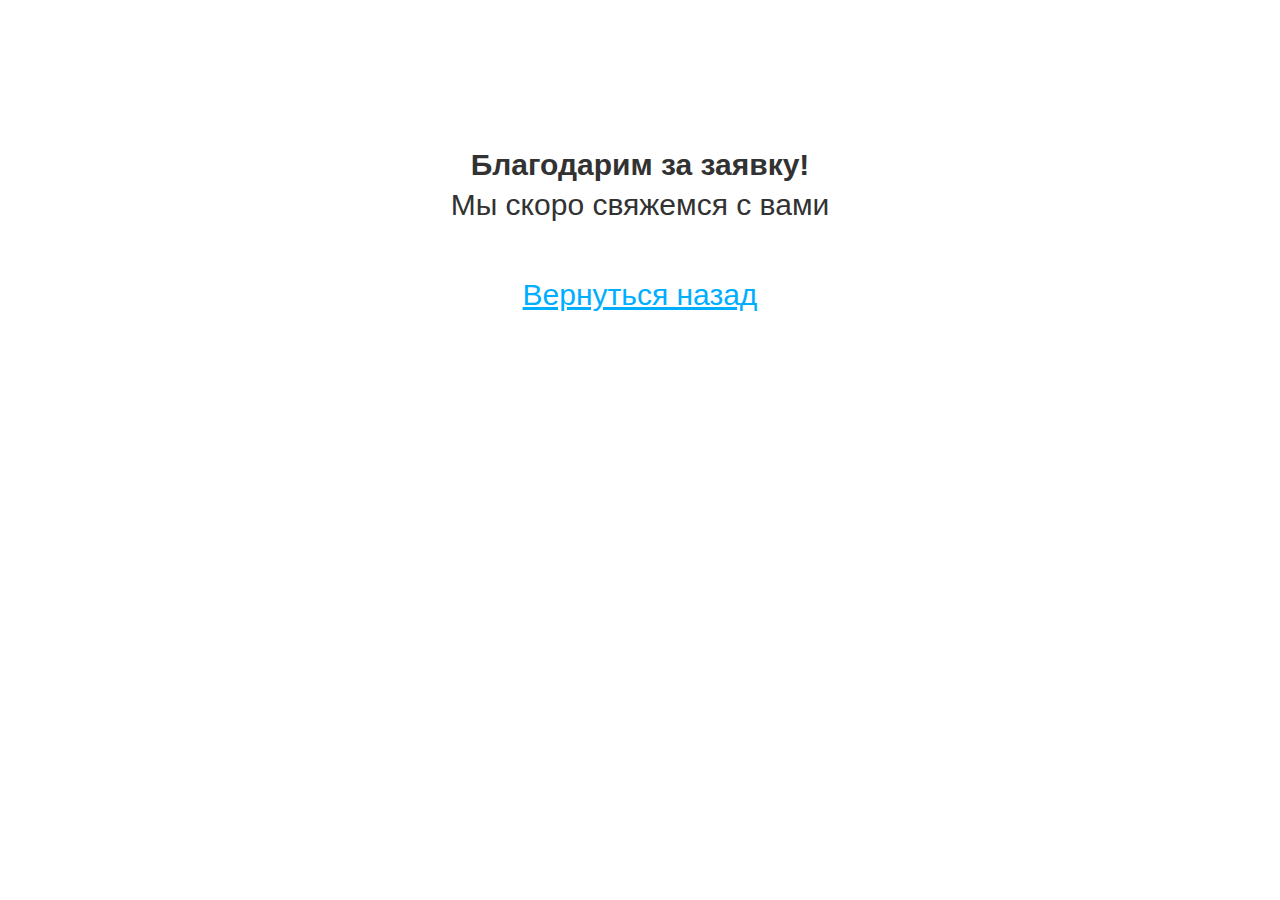
<file: thanks.html>
<!DOCTYPE html>
<html lang="en">
  <head>
    <meta charset="UTF-8" />
    <meta name="viewport" content="width=device-width, initial-scale=1.0" />
    <link rel="stylesheet" href="./styles/reset.css" />
    <link rel="stylesheet" href="./styles/fonts.css" />
    <link rel="stylesheet" href="./styles/thanks.css" />
    <title>Спасибо за обращение!</title>
  </head>
  <body>
    <div id="app">
      <div class="main">
        <div class="success" data-quiz-success>
          <span class="success__title">Благодарим за заявку!</span>
          <span class="success__text">Мы скоро свяжемся с вами</span>
          <a href="/" class="success__black">Вернуться назад</a>
        </div>
      </div>
    </div>
  </body>
</html>
</file>
<file: styles/fonts.css>
@font-face {
    font-family: 'HelveticaNeueCyr';
    src: url('./../fonts/HelveticaNeueCyr-Roman.woff2') format('woff2');
    font-weight: normal;
    font-style: normal;
    font-display: swap;
}

@font-face {
    font-family: 'HelveticaNeueCyr';
    src: url('./../fonts/HelveticaNeueCyr-Black.woff2') format('woff2');
    font-weight: 900;
    font-style: normal;
    font-display: swap;
}
</file>
<file: styles/style.css>
:root {
  --font-family: "HelveticaNeueCyr", sans-serif;
}
html{
  scroll-behavior: smooth !important;
}
body {
  background: #fff;
}
img {
  max-width: 100%;
  height: auto;
  object-fit: cover;
}
#app {
  width: 100%;
  min-height: 100%;
  overflow: hidden;
  display: -webkit-box;
  display: -ms-flexbox;
  display: flex;
  flex-direction: column;
  overflow-x: hidden;
  position: relative;
}

.container {
  max-width: 1250px;
  width: 100%;
  padding: 0 15px;
  margin: 0 auto;
}

@media (max-width: 678px) {
  .container {
    padding: 0 10px;
  }
}



.header {
  background: #fff;
  padding: clamp(15px, 2vw, 34px) 0;
}

.header__container {
  display: flex;
  align-items: center;
  justify-content: space-between;
  gap: clamp(15px, 2vw, 30px);
}

.header__logo {
  max-width: 308px;
  width: 100%;
  position: relative;
}

.header__logo::after {
  content: "";
  height: 60px;
  width: 1px;
  background: #333030;
  display: block;
  position: absolute;
  right: 0;
  top: 50%;
  transform: translateY(-50%);
}

@media (max-width: 1130px) {
  .header__logo {
    max-width: 200px;
    padding-right: 20px;
  }
}

.header__text {
  font-family: var(--font-family);
  font-weight: 400;
  font-size: clamp(12px, 1.5vw, 20px);
  color: #333030;
  max-width: 293px;
  width: 100%;
  position: relative;
  display: flex;
  align-items: center;
  gap: clamp(10px, 2vw, 30px);
}

.header__text::after {
  content: "";
  height: 60px;
  width: 1px;
  background-color: #333030;
  display: block;
  flex-shrink: 0;
}

.header__content {
  display: flex;
  max-width: 560px;
  width: 100%;
  align-items: center;
  justify-content: space-between;
  gap: 10px;
}

.header__phone {
  display: flex;
  flex-direction: column;
  align-items: center;
  gap: 5px;
  max-width: 250px;
  width: 100%;
}

.header__phone-name {
  font-family: var(--font-family);
  font-weight: 400;
  font-size: clamp(12px, 1.5vw, 20px);
  color: #333030;
}

.header__phone-number {
  display: flex;
  align-items: center;
  gap: 10px;
  font-family: var(--font-family);
  font-weight: 400;
  font-size: clamp(16px, 2vw, 25px);
  color: #333030;
}

.header__btn {
  font-family: var(--font-family);
  font-weight: 400;
  font-size: clamp(12px, 1.5vw, 20px);
  color: #fff;
  border-bottom: 2px solid #820b10;
  border-radius: 50px;
  background: linear-gradient(180deg, #f50007 0%, #a00208 100%);
  max-width: 260px;
  width: 100%;
  padding: clamp(8px, 1vw, 15px);
}

@media (max-width: 990px) {
  .header__content {
    flex-direction: column;
  }

  .header__phone {
    display: none;
  }

  .header__text {
    max-width: none;
  }
}



.hero {
  padding-top: clamp(25px, 3vw, 35px);
  padding-bottom: clamp(25px, 3vw, 40px);
  background: linear-gradient(90deg, #1894c8 0%, rgba(36, 211, 191, 0.6) 100%),
    url("./../assets/hero-bg.png") no-repeat center/cover;
    overflow: hidden;
}

.hero__container {
  display: flex;
  flex-direction: column;
  width: 100%;
  position: relative;

}

.hero__person{
  position: absolute;
  z-index: 0;
  left: -121px;
  bottom: -40px;
}
.hero__upper {
  max-width: 803px;
  width: 100%;
  align-self: end;
  display: flex;
  flex-direction: column;
  margin-bottom: clamp(20px, 2vw, 35px);
  z-index: 1;
}

.hero__title {
  font-family: var(--font-family);
  font-weight: 900;
  font-size: clamp(20px, 2vw, 28px);
  color: #fff;
  margin-bottom: clamp(20px, 3vw, 40px);
  text-align: right;
}

.hero__upper-content {
  display: flex;
  flex-direction: column;
  align-items: end;
  gap: 10px;
}

.hero__upper-text {
  font-family: var(--font-family);
  font-weight: 900;
  font-size: clamp(20px, 3vw, 40px);
  text-align: right;
  color: #fff;
  padding: clamp(5px, 1vw, 10px) clamp(10px, 1.5vw, 20px);
  border-radius: 10px;
  backdrop-filter: blur(10px);
  background: rgba(255, 255, 255, 0.2);
}

.hero__middle {
  display: flex;
  gap: 50px;
  justify-content: space-between;
  align-items: center;
  padding-left: clamp(50px, 8vw, 140px);
  margin-bottom: clamp(50px, 4vw, 80px);
  z-index: 1;
}

.hero__teeth-list {
  border-radius: 15px;
  background: #fff;
  padding: 10px;
  display: flex;
  gap: 10px;
  max-width: 430px;
  width: 100%;
}

.hero__teeth-item:first-child {
  border-radius: 10px 0 0 10px;
  overflow: hidden;
  position: relative;
}

.hero__teeth-item:last-child {
  border-radius: 0 10px 10px 0;
  overflow: hidden;
  position: relative;
}

.hero__teeth-item-text {
  font-family: var(--font-family);
  font-weight: 400;
  font-size: clamp(16px, 2vw, 22px);
  color: #fff;
  position: absolute;
  bottom: 10px;
  left: 10px;
}

.hero__adv-list {
  display: flex;
  flex-direction: column;
  gap: clamp(10px, 1.5vw, 20px);
  max-width: 507px;
  width: 100%;
}

.hero__adv-item {
  display: flex;
  gap: 15px;
  align-items: start;
}

.hero__adv-item img {
  flex-shrink: 0;
}

.hero__adv-item span {
  font-family: var(--font-family);
  font-weight: 400;
  font-size: clamp(16px, 2vw, 25px);
  color: #fff;
}

.hero__bottom {
  display: flex;
  gap: clamp(25px, 4vw, 50px);
  align-items: center;
  justify-content: center;
  z-index: 1;
}

.hero__btn-cost,
.hero__btn-free {
  font-family: var(--font-family);
  font-weight: 400;
  font-size: clamp(12px, 2vw, 20px);
  text-align: center;
  color: #fff;
  max-width: 535px;
  width: 100%;
  padding: clamp(8px, 1vw, 15px) clamp(30px, 4vw, 90px);
  border-bottom: 2px solid #820b10;
  border-radius: 50px;
  background: linear-gradient(180deg, #f50007 0%, #a00208 100%);
}

@media (max-width: 760px) {
  .hero__middle {
    flex-direction: column;
    gap: 20px;
    padding-left: 0;
  }
  .hero__person{
    left: -150px;
  }
}

@media (max-width: 516px) {
  .hero__middle {
    margin-bottom: 20px;
  }
.hero__person{
  left: 27px;
  bottom: 290px;
}
  .hero__bottom {
    flex-direction: column;
    gap: 10px;
  }
}

@media (max-width: 400px) {
  .hero__person{
    left: -20px;
    bottom: 250px;
  }
}
@media (max-width: 376px) {
  .hero__person{
    left: -20px;
    bottom: 350px;
  }
}
.calc {
  padding: 50px 0;

}
.calc__container{
  position: relative;
}

.calc__bg-1{
  position: absolute;
  z-index: 0;
  left: -43%;
  top: 55%;
  transform: translateY(-50%);
}
.calc__bg-2{
  position: absolute;
  z-index: 0;
  right: -33%;
  top: 56%;
  transform: translateY(-50%);
}
.calc__title {
  font-family: var(--font-family);
  font-weight: 700;
  font-size: clamp(20px, 2vw, 28px);
  color: #333030;
  text-align: center;
  margin-bottom: 20px;
}

.calc__text {
  font-family: var(--font-family);
  font-weight: 400;
  font-size: clamp(14px, 1.5vw, 18px);
  color: #333030;
  text-align: center;
  margin-bottom: 10px;
}

.quiz {
  width: 100%;
  padding: clamp(5px, 1.5vw, 20px);
  border: 3px solid rgba(50, 184, 219, 0.3);
  border-radius: 30px;
  display: flex;
  align-items: center;
  justify-content: center;
  min-height: 550px;
  position: relative;
  background-color: #fff;
}

.quiz__inner {
  border-radius: 20px;
  width: 100%;
  padding: clamp(15px, 3vw, 50px);
  display: flex;
  flex-direction: column;
  position: relative;
  min-height: 530px;
  background: url("./../assets/quiz/quiz-bg.png") no-repeat center center;
}

.quiz__top {
  display: flex;
  align-items: center;
  gap: clamp(20px, 2vw, 50px);
  width: 100%;
  margin-bottom: clamp(20px, 2vw, 50px);
}

.quiz__step {
  font-family: var(--font-family);
  font-weight: 400;
  font-size: clamp(16px, 2vw, 20px);
  color: #333030;
  max-width: fit-content;
  width: 100%;
}

.quiz__bar {
  max-width: 929px;
  width: 100%;
  border-radius: 50px;
  height: 20px;
  background: rgba(24, 148, 200, 0.1);
  position: relative;
}


.quiz__bar-complete {
  background: linear-gradient(180deg, #24d3bf 0%, #1894c8 100%);
  border-radius: 50px;
  height: 100%;
  position: absolute;
  top: 0;
  left: 0;
  z-index: 1;
  transition: width 0.5s cubic-bezier(0.4, 0, 0.2, 1);
}

.quiz__question {
  font-family: var(--font-family);
  font-weight: 400;
  font-size: clamp(20px, 2vw, 30px);
  color: #333030;
  margin-bottom: 30px;
  transition: opacity 0.4s, transform 0.4s;
}


.quiz__answers {
  display: grid;
  grid-template: repeat(3, 1fr) / repeat(3, 1fr);
  gap: clamp(10px, 2vw, 30px);
  margin-bottom: 60px;
}

@media (max-width: 1152px) {
  .quiz__answers {
    grid-template: repeat(5, 1fr) / repeat(2, 1fr);
  }
}

@media (max-width: 870px) {
  .quiz-card-img {
    display: none;
  }
}

@media (max-width: 600px){
  .calc__bg-1,
  .calc__bg-2{
    display: none;
  }
}

@media (max-width: 486px) {
  .quiz__answers {
    display: flex;
    flex-direction: column;
    gap: clamp(10px, 2vw, 30px);
  }
}

.quiz__answers-item--card {
  border-radius: 10px;
  padding: 2px;
  background: linear-gradient(180deg, #24d3bf 0%, #1894c8 100%);
  max-height: 120px;
  cursor: pointer;
}


.quiz__answers-item--card-inner {
  border-radius: 10px;
  background: #fff;
  padding: 8px 12px;
  display: flex;
  align-items: center;
  height: 100%;
}

.custom-radio-card {
  display: flex;
  align-items: center;
  gap: clamp(10px, 2vw, 20px);
  width: 100%;
}

input[type="radio"] {
  display: none;
}

.radio-visual {
  width: clamp(20px, 2vw, 30px);
  height: clamp(20px, 2vw, 30px);
  border-radius: 50%;
  position: relative;
  flex-shrink: 0;
  box-shadow: inset 4px 4px 7px 0 rgba(0, 0, 0, 0.25);
}

.radio-visual::after {
  content: "";
  width: clamp(10px, 1vw, 14px);
  height: clamp(10px, 1vw, 14px);
  border-radius: 50%;
  background: linear-gradient(180deg, #32b8db 0%, #1894c8 100%);
  position: absolute;
  top: 50%;
  left: 50%;
  opacity: 0;
  transform: translate(-50%, -50%);
  transition: opacity 0.1s ease-in-out;
}

input[type="radio"]:checked+.radio-visual::after {
  opacity: 1;
}

.answer-text {
  font-family: var(--font-family);
  font-weight: 400;
  font-size: 16px;
  color: #000;
  line-height: 0.8;
}

.quiz__btns {
  display: flex;
  align-items: center;
  gap: 20px;
  width: 100%;
  justify-content: center;
  margin-top:  auto;
}

button {
  cursor: pointer;
  transition: opacity 0.4s;
}

button:hover {
  opacity: 0.8;
}

button:active {
  opacity: 0.6;
}

.quiz__next-btn {
  font-family: var(--font-family);
  font-weight: 400;
  font-size: 20px;
  color: #fff;
  border-bottom: 2px solid #820b10;
  border-radius: 50px;
  background: transparent;
  max-width: 260px;
  width: 100%;
  background: linear-gradient(180deg, #f50007 0%, #a00208 100%);
  padding: 10px 20px;
  z-index: 1;
  transition: opacity 0.4s, transform 0.4s;
}


.quiz__next-btn:disabled {
  background: #ccc;
  cursor: not-allowed;
}

.quiz__prev-btn {
  font-family: var(--font-family);
  font-weight: 400;
  font-size: 20px;
  color: #1894c8;
  border: 3px solid rgba(24, 148, 200, 0.7);
  border-radius: 50px;
  background: transparent;
  max-width: 260px;
  width: 100%;
  padding: 10px 20px;
  z-index: 1;
  transition: opacity 0.4s, transform 0.4s;
  display: none;
}


.quiz__question,
.quiz__answers,
.quiz__next-btn {
  transition: opacity 0.4s, transform 0.4s;
}

.quiz-fade-out {
  opacity: 0 !important;
  transform: translateY(30px) scale(0.98);
  pointer-events: none;
}

.quiz-fade-in {
  opacity: 1 !important;
  transform: translateY(0) scale(1);
  pointer-events: auto;
}

.error-message {
  position: absolute;
  left: 50%;
  bottom: 30px;
  z-index: 1;
  font-family: var(--font-family);
  font-weight: 400;
  font-size: 12px;
  color: #f50007;
  transform: translateX(-50%);
  opacity: 0;
  animation: fadeIn 0.3s forwards;
}

@keyframes fadeIn {
  from {
    opacity: 0;
  }

  to {
    opacity: 1;
  }
}

@keyframes fadeOut {
  from {
    opacity: 1;
  }

  to {
    opacity: 0;
  }
}



.contact-form.active {
  opacity: 1;
}




.contact-form {
  display: flex;
  flex-direction: column;
  gap: clamp(20px, 2vw, 50px);
  width: 100%;
  border-radius: 20px;
  height: 550px;
  padding: clamp(20px, 2vw, 50px);
  justify-content: center;
  background: url("./../assets/quiz/quiz-bg.png") no-repeat center center;
}

.contact-form__content {
  display: flex;
  gap: 30px;
  justify-content: space-between;
}

.contact-form__title {
  font-family: var(--font-family);
  font-weight: 400;
  font-size: clamp(20px, 2vw, 30px);
  color: #000;
  max-width: 465px;
}

.contact-form__form {
  display: flex;
  flex-direction: column;
  gap: 20px;
  width: 100%;
  max-width: 460px;
}

.form-group {
  max-width: 290px;
  width: 100%;
}

.form-group input {
  width: 100%;
  padding: 15px 30px;
  border: 1px solid #32b8db;
  border-radius: 50px;
  font-family: var(--font-family);
  font-weight: 400;
  font-size: 20px;
  color: #000;
  background: #fff;
}

.form-group input::placeholder {
  font-family: var(--font-family);
  font-weight: 400;
  font-size: 20px;
  color: rgba(51, 48, 48, 0.2);
}

.contact-form__submit {
  font-family: var(--font-family);
  font-weight: 400;
  font-size: 20px;
  text-align: center;
  color: #fff;
  border-bottom: 2px solid #820b10;
  border-radius: 50px;
  background: linear-gradient(180deg, #f50007 0%, #a00208 100%);
  padding: 15px 20px;
  max-width: 260px;
  width: 100%;
}

.contact-form__radio {
  display: flex;
  align-items: center;
  gap: 10px;
  width: 100%;

}

.contact-form__radio-text {
  font-family: var(--font-family);
  font-weight: 400;
  font-size: 12px;
  color: #333030;
}

.contact-form__radio-text a {
  color: #1894c8;
}


.contact__form-list {
  display: flex;
  flex-direction: column;
}

.contact__form-list-item {
  display: flex;
  align-items: center;
  gap: 15px;
  font-family: var(--font-family);
  font-weight: 400;
  font-size: clamp(16px, 2vw, 20px);
  color: #333030;
}

@media (max-width: 738px) {
  .contact-form__content {
    flex-direction: column;
  }
}

.come {
  padding: clamp(50px, 4vw, 100px) 0;
  background: #f5f5f5;
  background: linear-gradient(180deg, rgba(255, 255, 255, 0.3) 0%, rgba(24, 148, 200, 0.3) 100%);
}

.come__container {
  display: flex;
  flex-direction: column;
  align-items: center;
  gap: clamp(25px, 4vw, 100px);
}

.come__content {
  display: flex;
  gap: clamp(20px, 2vw, 35px);
}

.come__list {
  display: flex;
  flex-direction: column;
  gap: clamp(20px, 3vw, 50px);
  max-width: 375px;
  width: 100%;
  padding-top: 70px;
}

.come__list-item {
  display: flex;
  gap: 20px;

}

.come__list-item svg {
  flex-shrink: 0;
}

.come__title {
  font-family: var(--font-family);
  font-weight: 400;
  font-size: clamp(25px, 3vw, 40px);
  text-align: center;
  color: #333030;
}

.come__list-text {
  font-family: var(--font-family);
  font-weight: 400;
  font-size: clamp(16px, 2vw, 25px);
  color: #333030;
}

.come__content-img {
  max-width: 400px;
  width: 100%;
  border-radius: 25px;
  overflow: hidden;
}

.come__btn {
  font-family: var(--font-family);
  font-weight: 400;
  font-size: clamp(16px, 2vw, 25px);
  text-align: center;
  color: #fff;
  padding: 15px 100px;
  max-width: 550px;
  width: 100%;
  border-radius: 50px;
  background: linear-gradient(180deg, #f50007 0%, #a00208 100%);

}

@media (max-width: 792px) {
  .come__content {
    flex-direction: column;
    align-items: center;
  }

  .come__list:first-child {
    order: 1;
  }

  .come__list:last-child {
    order: 2;
  }

  .come__list {
    padding-top: 0;
    max-width: none;
  }

}

.get {
  padding-top: clamp(50px, 7vw, 150px);
  padding-bottom: clamp(50px, 3vw, 100px);
}

.get__container {
  display: flex;
  flex-direction: column;
  gap: clamp(25px, 3vw, 50px);
  align-items: center;
  position: relative;
}

.get__bg-1 {
  position: absolute;
  left: -43%;
  top: 48%;
  transform: translateY(-50%);
  z-index: -1;
}

.get__bg-2 {
  position: absolute;
  right: -46%;
  top: 7%;
  z-index: -1;
}

@media (max-width: 1130px) {
  .get__bg-1 {
    left: -50%;
  }

  .get__bg-2 {
    right: -50%;
  }
}
@media (max-width: 600px){
  .get__bg-1 {
    display: none;
  }
  .get__bg-2 {
    display: none;
  }
}
.get__title {
  font-family: var(--font-family);
  font-weight: 400;
  font-size: clamp(25px, 2vw, 40px);
  text-align: center;
  color: #333030;
}

.get__list {
  display: grid;
  grid-template-columns: repeat(2, 1fr);
  column-gap: clamp(25px, 10vw, 200px);
  row-gap: clamp(25px, 3vw, 50px);
  max-width: 1000px;
  width: 100%;
}
@media (max-width: 600px){
  .get__list{
    display: flex;
    flex-direction: column;
  }
}
.get__list-item {
  display: flex;
  flex-direction: column;
  gap: clamp(10px, 2vw, 20px);
}

.get__list-item {
  max-width: 400px;

}

.get__list-item img {
  border-radius: 10px;
}

.get__list-text {
  font-family: var(--font-family);
  font-weight: 400;
  font-size: clamp(16px, 2vw, 25px);
  text-align: center;
  color: #333030;
}

.get__line {
  display: block;
  width: 100%;
  height: 4px;
  background: #1894c8;
  margin-top: clamp(25px, 3vw, 50px);
}


.work {
  padding-bottom: clamp(50px, 7vw, 150px);
}


.work__container {
  display: flex;
  flex-direction: column;
}

.work__title {
  font-family: var(--font-family);
  font-weight: 400;
  font-size: clamp(25px, 2vw, 40px);
  text-align: center;
  color: #333030;
  margin-bottom: clamp(25px, 3vw, 50px);
}

.work__list {
  display: flex;
  flex-direction: column;
  gap: clamp(50px, 4vw, 100px);
  width: 100%;
}

.work__list-item {
  display: flex;
  flex-direction: column;
  width: 100%;
  position: relative;
}

.work__list-item-bg-1{
  position: absolute;
  z-index: -1;
  left: -30%;
}
.work__list-item-bg-2{
  position: absolute;
  z-index: -1;
  right: -30%;
}
@media (max-width: 750px){
  .work__list-item-bg-1{
   display: none;
  }
  .work__list-item-bg-2{
   display: none;
  }
}
.work__list-item-title {
  position: relative;
  max-width: 430px;
  width: 100%;
  border-radius: 0 10px 10px 0;
  background: linear-gradient(90deg, #1894c8 0%, #32b8db 100%);
  padding: 20px;
  display: flex;
  align-items: center;
  justify-content: center;
  margin-left: 35px;
  margin-bottom: 30px;
}

.work__list-item-number {
  height: 70px;
  width: 70px;
  border-radius: 50%;
  background: #fff;
  display: flex;
  align-items: center;
  justify-content: center;
  box-shadow: 0 0 10px 0 rgba(24, 148, 200, 0.5);
  border: 3px solid #1894c8;
  font-family: var(--font-family);
  font-weight: 400;
  font-size: 30px;
  color: #1894c8;
  position: absolute;
  left: -35px;
}

.work__list-item-title-text {
  font-family: var(--font-family);
  font-weight: 400;
  font-size: clamp(20px, 2vw, 30px);
  color: #fff;
}

.work__list-content {
  margin: 0 auto;
  position: relative;
  width: 100%;
  display: flex;
  align-items: center;
  justify-content: center;
  margin-bottom: 80px;
}

.work__list-inner {
  position: absolute;
  bottom: -30px;
  left: 45%;
  display: flex;
  flex-direction: column;
  gap: 30px;
  max-width: 629px;
  width: 100%;
}

@media (max-width: 1160px) {
  .work__list-inner {
    left: 30%;
  }
}

@media (max-width: 920px) {
  .work__list-content {
    margin-bottom: 30px;
  }

  .work__list-content {
    display: flex;
    flex-direction: column;
    gap: 10px;
  }

  .work__list-inner {
    position: static;
  }
}

@media (max-width:494px) {
  .work__list-item-title {
    margin-left: 0;
    border-radius: 35px 10px 10px 35px;
    padding: 20px 10px;
  }

  .work__list-item-number {
    left: 0;
    width: 60px;
    height: 60px;
  
  }
}

.work__list-inner-item {
  display: flex;
  gap: clamp(10px, 1vw, 20px);
}

.work__list-inner-item svg {
  flex-shrink: 0;
  transform: translateY(4px);
}

.work__list-inner-item-text {
  font-family: var(--font-family);
  font-weight: 400;
  font-size: clamp(16px, 2vw, 25px);
  color: #333030;
}

.work__list-form {
  border-radius: 15px;
  box-shadow: 0 0 10px 0 rgba(0, 0, 0, 0.25);
  background: #fff;
  max-width: 700px;
  padding: 10px;
  margin: 0 auto;
}

.work__list-form-wrapper {
  border: 1px solid rgba(51, 48, 48, 0.2);
  border-radius: 10px;
  padding: 20px clamp(20px, 2vw, 40px);
  display: flex;
  flex-direction: column;
  align-items: center;
  justify-content: center;
}

.work__list-form-title {
  font-family: var(--font-family);
  font-weight: 400;
  font-size: clamp(16px, 1.5vw, 20px);
  text-align: center;
  color: #333030;
  margin-bottom: 30px;
}

.work__list-form-fields {
  display: flex;
  gap: 20px;
  align-items: center;
  width: 100%;
  margin-bottom: 15px;
}

.work__list-form-input {
  font-family: var(--font-family);
  font-weight: 400;
  font-size: 20px;
  color: #333030;
  border: 1px solid #32b8db;
  border-radius: 50px;
  padding: 15px clamp(15px, 2vw, 30px);
  max-width: 290px;
  width: 100%;
}

.work__list-form-input::placeholder {
  color: rgba(51, 48, 48, 0.2);
}

.work__list-form-btn {
  border-bottom: 2px solid #820b10;
  border-radius: 50px;
  background: linear-gradient(180deg, #f50007 0%, #a00208 100%);
  font-family: var(--font-family);
  font-weight: 400;
  font-size: 20px;
  text-align: center;
  color: #fff;
  max-width: 290px;
  width: 100%;
  padding: 15px 30px;
}


.worl__list-form-politic {
  display: flex;
  align-items: center;
  gap: 5px;
  align-self: start;
}

.worl__list-form-politic input {
  height: 15px;
  width: 15px;
}

.work__list-form-politic-text {
  font-family: var(--font-family);
  font-weight: 400;
  font-size: 12px;
  color: #333030;
}

.work__list-form-politic-text a {
  color: #1894c8;
}

@media (max-width: 600px) {
  .work__list-form-fields {
    flex-direction: column;
  }
}


.step-2 .work__list-item-title {
  align-self: end;
  margin-left: 0;
  margin-right: 35px;
  border-radius: 10px 0px 0px 10px;
}

.step-2 .work__list-item-number {
  left: auto;
  right: -35px;
}

.step-2 .work__list-inner {
  left: auto;
  right: 45%;
}

@media (max-width: 1160px) {
  .step-2 .work__list-inner {
    right: 30%;
  }
}

@media (max-width: 920px) {
  .work__list-content {
    margin-bottom: 30px;
  }

  .step-2 .work__list-inner {
    position: static;
  }
}

@media (max-width: 494px) {
  .step-2 .work__list-item-title {
    border-radius: 10px 35px 35px 10px;
    margin-right: 0;
    max-width: none;
    width: 100%;
  }

  .step-2 .work__list-item-number {
    right: 0;
  }

  .step-2 .work__list-item-title {
    justify-content: center;
  }
  .step-1 .work__list-item-title {
    justify-content: center;
  }

  .step-2 .work__list-item-title {
    justify-content: start;
  }
}

.steps {
  background: linear-gradient(90deg, rgba(24, 148, 200, 0.7) 0%, rgba(36, 211, 191, 0.7) 100%),
    url("./../assets/steps-bg.png") no-repeat center center / cover;
  padding: 50px 0;
}

.steps__container {
  display: flex;
  flex-direction: column;
  align-items: center;
  gap: 50px;
}

.steps__title {
  font-family: var(--font-family);
  font-weight: 400;
  font-size: 40px;
  text-align: center;
  color: #fff;
}

.steps__list {
  display: grid;
  grid-template-columns: repeat(3, 1fr);
  column-gap: 155px;
  row-gap: 50px;
}

.steps__list-item {
  display: flex;
  flex-direction: column;
  gap: 20px;
  position: relative;
}

.steps__list-item-img {
  border: 10px solid #fff;
  border-radius: 15px;
}

.steps__list-item-text {
  font-family: var(--font-family);
  font-weight: 400;
  font-size: clamp(14px, 1vw, 20px);
  text-align: center;
  color: #333030;
  max-width: 310px;
  height: 100px;
  width: 100%;
  padding: 0 8px;
  background: #fff;
  display: flex;
  align-items: center;
  justify-content: center;
  border-radius: 10px;
}

.steps__list-item-arrow {
  position: absolute;
  top: 35%;
  transform: translateY(-50%);
  right: -90px;
}

.step-3 .steps__list-item-arrow,
.step-6 .steps__list-item-arrow {
  display: none;
}

@media (max-width:990px) {
  .steps__list {
    grid-template-columns: repeat(2, 1fr);
    column-gap: 100px;
    row-gap: 30px;
  }

  .steps__list-item-arrow {
    right: -65px;
  }

  .step-3 .steps__list-item-arrow,
  .step-6 .steps__list-item-arrow {
    display: block;
  }

  .step-2 .steps__list-item-arrow,
  .step-4 .steps__list-item-arrow,
  .step-6 .steps__list-item-arrow {
    display: none;
  }
}
@media (max-width:600px) {
  .steps__list{
    display: flex;
    flex-direction: column;
    width: 100%;
  }


  .step-1 .steps__list-item-arrow,
  .step-2 .steps__list-item-arrow,
  .step-3 .steps__list-item-arrow,
  .step-4 .steps__list-item-arrow,
  .step-5 .steps__list-item-arrow,
  .step-6 .steps__list-item-arrow {
    display: none;
  }
  .steps__list-item-img img{
    width: 100%;
  }
  .steps__list-item-text{
    max-width: none;
    width: 100%;
  }
}
@media (max-width: 470px) {
  .steps__list {
    column-gap: 50px;
  }

  .steps__list-item {
    gap: 10px;
  }

  .steps__list-item-img {
    border-width: 5px;
    border-radius: 10px;
  }

  .steps__list-item-arrow {
    right: -35px;
  }
}


.view {
  padding: clamp(50px, 3vw, 100px) 0;
}

.view__container {
  display: flex;
  flex-direction: column;
  align-items: center;
}

.view__title {
  font-family: var(--font-family);
  font-weight: 400;
  font-size: clamp(25px, 2vw, 40px);
  text-align: center;
  color: #333030;
  max-width: 600px;
  margin-bottom: 30px;
}

.view__content {
  display: flex;
  width: 100%;
  gap: 50px;
  justify-content: space-between;
  align-items: center;
  margin-bottom: 50px;
}

.view__list {
  max-width: 600px;
  width: 100%;
  display: flex;
  flex-direction: column;
  gap: clamp(20px, 2vw, 50px);
}

.view__list-item {
  display: flex;
  align-items: center;
  gap: clamp(10px, 2vw, 35px);
  align-items: center;
  font-family: var(--font-family);
  font-weight: 400;
  font-size: clamp(16px, 1.5vw, 25px);
  color: #333030;
}

.view__list-item img {
  flex-shrink: 0;
}

.view__img-box {
  border-radius: 20px;
  position: relative;
  max-width: 450px;
  width: 100%;
}

.view__img-pin {
  position: absolute;
  top: -60px;
  right: -80px;
  width: clamp(150px, 10vw, 230px);
  height: clamp(150px, 10vw, 230px);
  border-radius: 50%;
  background: linear-gradient(180deg, #53c6ff 0%, #1894c8 100%);
  display: flex;
  align-items: center;
  justify-content: center;
  font-family: var(--font-family);
  font-weight: 400;
  font-size: clamp(12px, 1.5vw, 20px);
  text-align: center;
  color: #fff;
  padding: 8px;
}

@media (max-width:1404px) {
  .view__img-pin {
    top: -30px;
    right: -30px;
  }
}

@media (max-width:1286px) {
  .view__img-pin {
    top: -45px;
    right: 0px;
  }
}
@media (max-width:900px) {
  .view__img-pin {
   
    width: 100%;
    border-radius: 10px;
    height: auto;
    top: 0;
  }
}

@media (max-width:800px) {
  .view__content {
    flex-direction: column-reverse;
    gap: 30px;
  }
}

.footer {
  padding-top: 30px;
  padding-bottom: 15px;
  background: linear-gradient(90deg, #1894c8 0%, #24d3bf 100%);
}

.footer__container {
  display: flex;
  align-items: center;
  justify-content: space-between;
  gap: clamp(20px, 2vw, 30px);
}

.footer__links {
  display: flex;
  flex-direction: column;
  gap: 20px;
  max-width: 281px;
  width: 100%;
}

.footer__logo {
  padding: 10px;
  border-radius: 10px;
  background: #fff;

}

.footer__links-list {
  display: flex;
  flex-direction: column;
  gap: 10px;
}

.footer__link {
  font-family: var(--font-family);
  font-weight: 400;
  font-size: 14px;
  color: #fff;
}

.footer__link:hover {
  text-decoration: underline;
}

.footer__text {
  font-family: var(--font-family);
  font-weight: 400;
  font-size: clamp(16px, 1.5vw, 20px);
  color: #fff;
  max-width: 261px;
  width: 100%;
}

.footer__btns {
  display: flex;
  align-items: center;
  gap: clamp(20px, 2vw, 50px);
  max-width: 560px;
  width: 100%;
}

.footer__phone {
  display: flex;
  flex-direction: column;
  align-items: center;
  gap: 5px;
}

.footer__phone-name {
  font-family: var(--font-family);
  font-weight: 400;
  font-size: clamp(16px, 1.5vw, 20px);
  color: #fff;
}

.footer__phone-number {
  display: flex;
  align-items: center;
  gap: 10px;
  font-family: var(--font-family);
  font-weight: 400;
  font-size: clamp(16px, 1.5vw, 25px);
  color: #fff;
}

.footer__btn {
  font-family: var(--font-family);
  font-weight: 400;
  font-size: 20px;
  color: #fff;
  background: linear-gradient(180deg, #f50007 0%, #a00208 100%);
  border-radius: 50px;
  padding: 10px 20px;
  max-width: 260px;
  width: 100%;
  border-bottom: 2px solid #820b10;
}

@media (max-width:1100px) {
  .footer__container {
    flex-direction: column;
  }

  .footer__text {
    max-width: none;
    text-align: center;
  }
}

@media (max-width:475px) {
  .footer__btns {
    flex-direction: column;
  }

  .footer__phone-name {
    font-size: 16px;
  }
}


.modal__quiz,
.modal__reception,
.modal__call {
  position: fixed;
  top: 0;
  left: 0;
  width: 100%;
  height: 100%;
  background: rgba(0, 0, 0, 0.5);
  z-index: 1000;
  display: flex;
  align-items: center;
  justify-content: center;
  opacity: 0;
  pointer-events: none;
  transform: scale(0.97);
  transition: opacity 0.4s cubic-bezier(0.4, 0, 0.2, 1), transform 0.4s cubic-bezier(0.4, 0, 0.2, 1);
}

.modal__quiz-inner {
  max-width: 1220px;
  width: 100%;
  position: relative;
  margin: 0 15px;
  background-color: #fff;
  border-radius: 30px;
}
.modal__quiz .quiz{
  padding: 15px;
}
.modal__reception-inner,
.modal__call-inner {
  max-width: 700px;
  width: 100%;
  padding: 10px;
  border-radius: 15px;
  box-shadow: 0 5px 10px 0 rgba(24, 148, 200, 0.5);
  background: #fff;
  position: relative;
  margin: 0 15px;
  background-color: #fff;
}


.modal__close-btn {
  position: absolute;
  top: -30px;
  right: 0;
  width: 28px;
  height: 28px;
  background-color: transparent;
  border: none;
  cursor: pointer;
  z-index: 1;
}

.modal__quiz__inner .quiz__inner {
  background: none;
}

@media (max-width: 1156px) {
  .modal__quiz-inner {
    max-height: 70dvh;
    overflow-y: auto;
  }

  .modal__close-btn {
    top: 10px;
    right: 10px;
    z-index: 1;
    padding: 4px;
    border-radius: 50%;
    display: flex;
    align-items: center;
    justify-content: center;
    background: #1894c8;
  }

  .modal__close-btn svg {
    transform: scale(0.8);
  }
}

.modal-quiz--visible {
  opacity: 1 !important;
  pointer-events: auto !important;
  transform: scale(1) !important;
}

.modal-quiz--hide {
  opacity: 0 !important;
  pointer-events: none !important;
  transform: scale(0.97) !important;
}

.reception-form,
.call-form {
  display: flex;
  flex-direction: column;
  align-items: center;
  padding: 20px 40px;
  border: 1px solid rgba(51, 48, 48, 0.2);
  border-radius: 10px;
}

.modal__reception-title
{
  font-family: var(--font-family);
  font-weight: 400;
  font-size: 20px;
  text-align: center;
  color: #f50007;
  margin-bottom: 50px;
}
.modal__call-title {
  font-family: var(--font-family);
  font-weight: 400;
  font-size: 20px;
  text-align: center;
  color: #f50007;
  margin-bottom: 5px;
}
.modal__call-subtitle {
  font-family: var(--font-family);
  font-weight: 400;
  font-size: 14px;
  text-align: center;
  color: #333030;
  margin-bottom: 50px;
}

.modal__reception-form-group,
.modal__call-form-group {
  display: flex;
  gap: 20px;
  width: 100%;
  margin-bottom: 20px;
}

.modal__reception-input,
.modal__call-input {
  max-width: 290px;
  width: 100%;
  border: 1px solid #32b8db;
  border-radius: 50px;
  padding: 15px 30px;
  font-family: var(--font-family);
  font-weight: 400;
  font-size: 20px;
  color: rgba(51, 48, 48);
}

.modal__reception-input::placeholder {
  color: rgba(51, 48, 48, 0.2);
}
.modal__call-input::placeholder {
  color: rgba(51, 48, 48, 0.2);
}

.modal__reception-btn,
.modal__call-btn {
  font-family: var(--font-family);
  font-weight: 400;
  font-size: 20px;
  color: #fff;
  background: linear-gradient(180deg, #f50007 0%, #a00208 100%);
  border-radius: 50px;
  padding: 10px 20px;
  max-width: 290px;
  width: 100%;
  border-bottom: 2px solid #820b10;
}

.reception__form-text-text,
.call__form-text-text {
  font-family: var(--font-family);
  font-weight: 400;
  font-size: 12px;
  color: #333030;
}

.reception__form-text-text a,
.call__form-text-text a {
  color: #1894c8;
}

.reception__form-text,
.call__form-text {
  display: flex;
  align-items: center;
  gap: 10px;
}

.modal__reception .modal__close-btn,
.modal__call .modal__close-btn {
  top: -35px;
  right: -5px;
  z-index: 1;
  padding: 4px;
  border-radius: 50%;
  display: flex;
  align-items: center;
  justify-content: center;
  background: transparent;
}

@media (max-width:600px) {
  .modal__reception-form-group,
  .modal__call-form-group {
    flex-direction: column;
  }

  .modal__reception-input,
  .modal__call-input {
    max-width: none;
  }

  .modal__reception-btn,
  .modal__call-btn {
    max-width: none;
  }
}

input[type="checkbox"]{
  flex-shrink: 0;
}
</file>
<file: styles/personal.css>
:root {
  --font-family: "HelveticaNeueCyr", sans-serif;
}

body {
  background: #fff;
  min-width: 375px;
}

img {
  max-width: 100%;
  height: auto;
  object-fit: cover;
}

#app {
  width: 100%;
  min-height: 100%;
  overflow: hidden;
  display: flex;
  flex-direction: column;
  overflow-x: hidden;
  position: relative;
}

.container {
  max-width: 1250px;
  padding: 0 15px;
  margin: 0 auto;
}

@media (max-width: 678px) {
  .container {
    padding: 0 10px;
  }
}



.header {
  background: #fff;
  padding: clamp(15px, 2vw, 34px) 0;
}

.header__container {
  display: flex;
  align-items: center;
  justify-content: space-between;
  gap: clamp(15px, 2vw, 30px);
}

.header__logo {
  max-width: 308px;
  width: 100%;
  position: relative;
}

.header__logo::after {
  content: "";
  height: 60px;
  width: 1px;
  background: #333030;
  display: block;
  position: absolute;
  right: 0;
  top: 50%;
  transform: translateY(-50%);
}

@media (max-width: 1130px) {
  .header__logo {
    max-width: 200px;
    padding-right: 20px;
  }
}

.header__text {
  font-family: var(--font-family);
  font-weight: 400;
  font-size: clamp(12px, 1.5vw, 20px);
  color: #333030;
  max-width: 293px;
  width: 100%;
  position: relative;
  display: flex;
  align-items: center;
  gap: clamp(10px, 2vw, 30px);
}

.header__text::after {
  content: "";
  height: 60px;
  width: 1px;
  background-color: #333030;
  display: block;
}

.header__content {
  display: flex;
  max-width: 560px;
  width: 100%;
  align-items: center;
  justify-content: space-between;
  gap: 10px;
}

.header__phone {
  display: flex;
  flex-direction: column;
  align-items: center;
  gap: 5px;
  max-width: 250px;
  width: 100%;
}

.header__phone-name {
  font-family: var(--font-family);
  font-weight: 400;
  font-size: clamp(12px, 1.5vw, 20px);
  color: #333030;
}

.header__phone-number {
  display: flex;
  align-items: center;
  gap: 10px;
  font-family: var(--font-family);
  font-weight: 400;
  font-size: clamp(16px, 2vw, 25px);
  color: #333030;
}

.header__btn {
  font-family: var(--font-family);
  font-weight: 400;
  font-size: clamp(12px, 1.5vw, 20px);
  color: #fff;
  border-bottom: 2px solid #820b10;
  border-radius: 50px;
  background: linear-gradient(180deg, #f50007 0%, #a00208 100%);
  max-width: 260px;
  width: 100%;
  padding: clamp(8px, 1vw, 15px);
}

@media (max-width: 990px) {
  .header__content {
    flex-direction: column;
  }

  .header__phone {
    display: none;
  }

  .header__text {
    max-width: none;
  }
}


.privacy {
  padding-top: clamp(50px, 5vw, 100px);
  padding-bottom: clamp(50px, 5vw, 100px);
}

.privacy__container {
  display: flex;
  flex-direction: column;
  gap: clamp(25px, 4vw, 50px);
}

.privacy__title {
  font-family: var(--font-family);
  font-weight: 700;
  font-size: clamp(20px, 2vw, 30px);
  color: #007bb9;
}

.privacy__list {
  display: flex;
  flex-direction: column;
  gap: 40px;
}

.privacy__item {
  display: flex;
  flex-direction: column;
  gap: 20px;
}

.privacy__item-title {
  font-family: var(--font-family);
  font-weight: 500;
  font-size: clamp(16px, 2vw, 25px);
  color: #000000;
}
.privacy__item-text {
  font-family: var(--font-family);
  font-weight: 400;
  font-size: clamp(12px, 1.5vw, 16px);
  color: #000000;
}
.privacy__item-inner {
  display: flex;
  flex-direction: column;
  gap: 10px;
}
.privacy__item-inner-title {
  font-family: var(--font-family);
  font-weight: 600;
  font-size: clamp(15px, 1.5vw, 20px);
  color: #000000;
}
.privacy__item-inner-text {
  font-family: var(--font-family);
  font-weight: 400;
  font-size: clamp(12px, 1.5vw, 16px);
  color: #000000;
}
.privacy__item-list {
  display: flex;
  flex-direction: column;
  gap: 8px;
  padding-left: 20px;
}

.privacy__item-list-text {
  font-family: var(--font-family);
  font-weight: 400;
  font-size: clamp(12px, 1.5vw, 16px);
  color: #000000;
  line-height: 1.5;
}
.privacy__item-double {
  display: flex;
  flex-direction: column;
  gap: 4px;
}
.privacy__item-double-inner {
  display: flex;
  font-family: var(--font-family);
  font-weight: 400;
  font-size: clamp(12px, 1.5vw, 16px);
  color: #000000;
}
.privacy__item-double-name {
  max-width: 400px;
  width: 100%;
}
.privacy__item-double-text:first-child {
  max-width: 400px;
  width: 100%;
}

.footer {
  padding-top: 30px;
  padding-bottom: 15px;
  background: linear-gradient(90deg, #1894c8 0%, #24d3bf 100%);
}

.footer__container {
  display: flex;
  align-items: center;
  justify-content: space-between;
  gap: clamp(20px, 2vw, 30px);
}

.footer__links {
  display: flex;
  flex-direction: column;
  gap: 20px;
  max-width: 281px;
  width: 100%;
}

.footer__logo {
  padding: 10px;
  border-radius: 10px;
  background: #fff;

}

.footer__links-list {
  display: flex;
  flex-direction: column;
  gap: 10px;
}

.footer__link {
  font-family: var(--font-family);
  font-weight: 400;
  font-size: 14px;
  color: #fff;
}

.footer__link:hover {
  text-decoration: underline;
}

.footer__text {
  font-family: var(--font-family);
  font-weight: 400;
  font-size: clamp(16px, 1.5vw, 20px);
  color: #fff;
  max-width: 261px;
  width: 100%;
}

.footer__btns {
  display: flex;
  align-items: center;
  gap: clamp(20px, 2vw, 50px);
  max-width: 560px;
  width: 100%;
}

.footer__phone {
  display: flex;
  flex-direction: column;
  align-items: center;
  gap: 5px;
}

.footer__phone-name {
  font-family: var(--font-family);
  font-weight: 400;
  font-size: clamp(16px, 1.5vw, 20px);
  color: #fff;
}

.footer__phone-number {
  display: flex;
  align-items: center;
  gap: 10px;
  font-family: var(--font-family);
  font-weight: 400;
  font-size: clamp(16px, 1.5vw, 25px);
  color: #fff;
}

.footer__btn {
  font-family: var(--font-family);
  font-weight: 400;
  font-size: 20px;
  color: #fff;
  background: linear-gradient(180deg, #f50007 0%, #a00208 100%);
  border-radius: 50px;
  padding: 10px 20px;
  max-width: 260px;
  width: 100%;
  border-bottom: 2px solid #820b10;
}

@media (max-width:1100px) {
  .footer__container {
    flex-direction: column;
  }

  .footer__text {
    max-width: none;
    text-align: center;
  }
}

@media (max-width:475px) {
  .footer__btns {
    flex-direction: column;
  }

  .footer__phone-name {
    font-size: 16px;
  }
}
.modal__call {
  position: fixed;
  top: 0;
  left: 0;
  width: 100%;
  height: 100%;
  background: rgba(0, 0, 0, 0.5);
  z-index: 1000;
  display: flex;
  align-items: center;
  justify-content: center;
  opacity: 0;
  pointer-events: none;
  transform: scale(0.97);
  transition: opacity 0.4s cubic-bezier(0.4, 0, 0.2, 1), transform 0.4s cubic-bezier(0.4, 0, 0.2, 1);
}

.modal__call-inner {
  max-width: 700px;
  width: 100%;
  padding: 10px;
  border-radius: 15px;
  box-shadow: 0 5px 10px 0 rgba(24, 148, 200, 0.5);
  background: #fff;
  position: relative;
  margin: 0 15px;
  background-color: #fff;
}


.modal__close-btn {
  position: absolute;
  top: -30px;
  right: 0;
  width: 28px;
  height: 28px;
  background-color: transparent;
  border: none;
  cursor: pointer;
  z-index: 1;
}

@media (max-width: 1156px) {


  .modal__close-btn {
    top: 10px;
    right: 10px;
    z-index: 1;
    padding: 4px;
    border-radius: 50%;
    display: flex;
    align-items: center;
    justify-content: center;
    background: #1894c8;
  }

  .modal__close-btn svg {
    transform: scale(0.8);
  }
}

.modal-quiz--visible {
  opacity: 1 !important;
  pointer-events: auto !important;
  transform: scale(1) !important;
}

.modal-quiz--hide {
  opacity: 0 !important;
  pointer-events: none !important;
  transform: scale(0.97) !important;
}

.call-form {
  display: flex;
  flex-direction: column;
  align-items: center;
  padding: 20px 40px;
  border: 1px solid rgba(51, 48, 48, 0.2);
  border-radius: 10px;
}

.modal__call-title {
  font-family: var(--font-family);
  font-weight: 400;
  font-size: 20px;
  text-align: center;
  color: #f50007;
  margin-bottom: 5px;
}
.modal__call-subtitle {
  font-family: var(--font-family);
  font-weight: 400;
  font-size: 14px;
  text-align: center;
  color: #333030;
  margin-bottom: 50px;
}

.modal__call-form-group {
  display: flex;
  gap: 20px;
  width: 100%;
  margin-bottom: 20px;
}

.modal__call-input {
  max-width: 290px;
  width: 100%;
  border: 1px solid #32b8db;
  border-radius: 50px;
  padding: 15px 30px;
  font-family: var(--font-family);
  font-weight: 400;
  font-size: 20px;
  color: rgba(51, 48, 48);
}
.modal__call-input::placeholder {
  color: rgba(51, 48, 48, 0.2);
}

.modal__call-btn {
  font-family: var(--font-family);
  font-weight: 400;
  font-size: 20px;
  color: #fff;
  background: linear-gradient(180deg, #f50007 0%, #a00208 100%);
  border-radius: 50px;
  padding: 10px 20px;
  max-width: 290px;
  width: 100%;
  border-bottom: 2px solid #820b10;
}

.call__form-text-text {
  font-family: var(--font-family);
  font-weight: 400;
  font-size: 12px;
  color: #333030;
}
.call__form-text-text a {
  color: #1894c8;
}
.call__form-text {
  display: flex;
  align-items: center;
  gap: 10px;
}
.modal__call .modal__close-btn {
  top: -35px;
  right: -5px;
  z-index: 1;
  padding: 4px;
  border-radius: 50%;
  display: flex;
  align-items: center;
  justify-content: center;
  background: transparent;
}

@media (max-width:600px) {
  .modal__call-form-group {
    flex-direction: column;
  }

  .modal__call-input {
    max-width: none;
  }

  .modal__call-btn {
    max-width: none;
  }
}

input[type="checkbox"]{
  flex-shrink: 0;
}
</file>
<file: styles/privacy.css>
:root {
  --font-family: "HelveticaNeueCyr", sans-serif;
}

body {
  background: #fff;
  min-width: 375px;
}

img {
  max-width: 100%;
  height: auto;
  object-fit: cover;
}

#app {
  width: 100%;
  min-height: 100%;
  overflow: hidden;
  display: flex;
  flex-direction: column;
  overflow-x: hidden;
  position: relative;
}

.container {
  max-width: 1250px;
  padding: 0 15px;
  margin: 0 auto;
}

@media (max-width: 678px) {
  .container {
    padding: 0 10px;
  }
}



.header {
  background: #fff;
  padding: clamp(15px, 2vw, 34px) 0;
}

.header__container {
  display: flex;
  align-items: center;
  justify-content: space-between;
  gap: clamp(15px, 2vw, 30px);
}

.header__logo {
  max-width: 308px;
  width: 100%;
  position: relative;
}

.header__logo::after {
  content: "";
  height: 60px;
  width: 1px;
  background: #333030;
  display: block;
  position: absolute;
  right: 0;
  top: 50%;
  transform: translateY(-50%);
}

@media (max-width: 1130px) {
  .header__logo {
    max-width: 200px;
    padding-right: 20px;
  }
}

.header__text {
  font-family: var(--font-family);
  font-weight: 400;
  font-size: clamp(12px, 1.5vw, 20px);
  color: #333030;
  max-width: 293px;
  width: 100%;
  position: relative;
  display: flex;
  align-items: center;
  gap: clamp(10px, 2vw, 30px);
}

.header__text::after {
  content: "";
  height: 60px;
  width: 1px;
  background-color: #333030;
  display: block;
}

.header__content {
  display: flex;
  max-width: 560px;
  width: 100%;
  align-items: center;
  justify-content: space-between;
  gap: 10px;
}

.header__phone {
  display: flex;
  flex-direction: column;
  align-items: center;
  gap: 5px;
  max-width: 250px;
  width: 100%;
}

.header__phone-name {
  font-family: var(--font-family);
  font-weight: 400;
  font-size: clamp(12px, 1.5vw, 20px);
  color: #333030;
}

.header__phone-number {
  display: flex;
  align-items: center;
  gap: 10px;
  font-family: var(--font-family);
  font-weight: 400;
  font-size: clamp(16px, 2vw, 25px);
  color: #333030;
}

.header__btn {
  font-family: var(--font-family);
  font-weight: 400;
  font-size: clamp(12px, 1.5vw, 20px);
  color: #fff;
  border-bottom: 2px solid #820b10;
  border-radius: 50px;
  background: linear-gradient(180deg, #f50007 0%, #a00208 100%);
  max-width: 260px;
  width: 100%;
  padding: clamp(8px, 1vw, 15px);
}

@media (max-width: 990px) {
  .header__content {
    flex-direction: column;
  }

  .header__phone {
    display: none;
  }

  .header__text {
    max-width: none;
  }
}


.privacy {
  padding-top: clamp(50px, 5vw, 100px);
  padding-bottom: clamp(50px, 5vw, 100px);
}

.privacy__container {
  display: flex;
  flex-direction: column;
  gap: clamp(25px, 4vw, 50px);
}

.privacy__title {
  font-family: var(--font-family);
  font-weight: 700;
  font-size: clamp(20px, 2vw, 30px);
color: #007bb9;
}

.privacy__list {
  display: flex;
  flex-direction: column;
  gap: 40px;
}

.privacy__item {
  display: flex;
  flex-direction: column;
  gap: 20px;
}

.privacy__item-title {
  font-family: var(--font-family);
  font-weight: 500;
  font-size: clamp(16px, 2vw, 25px);
  color: #000000;
}
.privacy__item-text {
  font-family: var(--font-family);
  font-weight: 400;
  font-size: clamp(12px, 1.5vw, 16px);
  color: #000000;
}
.privacy__item-inner {
  display: flex;
  flex-direction: column;
  gap: 10px;
}
.privacy__item-inner-title {
  font-family: var(--font-family);
  font-weight: 600;
  font-size: clamp(15px, 1.5vw, 20px);
  color: #000000;
}
.privacy__item-inner-text {
  font-family: var(--font-family);
  font-weight: 400;
  font-size: clamp(12px, 1.5vw, 16px);
  color: #000000;
}
.privacy__item-list {
  display: flex;
  flex-direction: column;
  gap: 8px;
  padding-left: 20px;
}


.privacy__item-list-text {
  font-family: var(--font-family);
  font-weight: 400;
  font-size: clamp(12px, 1.5vw, 16px);
  color: #000000;
  line-height: 1.5;
}

.footer {
  padding-top: 30px;
  padding-bottom: 15px;
  background: linear-gradient(90deg, #1894c8 0%, #24d3bf 100%);
}

.footer__container {
  display: flex;
  align-items: center;
  justify-content: space-between;
  gap: clamp(20px, 2vw, 30px);
}

.footer__links {
  display: flex;
  flex-direction: column;
  gap: 20px;
  max-width: 281px;
  width: 100%;
}

.footer__logo {
  padding: 10px;
  border-radius: 10px;
  background: #fff;

}

.footer__links-list {
  display: flex;
  flex-direction: column;
  gap: 10px;
}

.footer__link {
  font-family: var(--font-family);
  font-weight: 400;
  font-size: 14px;
  color: #fff;
}

.footer__link:hover {
  text-decoration: underline;
}

.footer__text {
  font-family: var(--font-family);
  font-weight: 400;
  font-size: clamp(16px, 1.5vw, 20px);
  color: #fff;
  max-width: 261px;
  width: 100%;
}

.footer__btns {
  display: flex;
  align-items: center;
  gap: clamp(20px, 2vw, 50px);
  max-width: 560px;
  width: 100%;
}

.footer__phone {
  display: flex;
  flex-direction: column;
  align-items: center;
  gap: 5px;
}

.footer__phone-name {
  font-family: var(--font-family);
  font-weight: 400;
  font-size: clamp(16px, 1.5vw, 20px);
  color: #fff;
}

.footer__phone-number {
  display: flex;
  align-items: center;
  gap: 10px;
  font-family: var(--font-family);
  font-weight: 400;
  font-size: clamp(16px, 1.5vw, 25px);
  color: #fff;
}

.footer__btn {
  font-family: var(--font-family);
  font-weight: 400;
  font-size: 20px;
  color: #fff;
  background: linear-gradient(180deg, #f50007 0%, #a00208 100%);
  border-radius: 50px;
  padding: 10px 20px;
  max-width: 260px;
  width: 100%;
  border-bottom: 2px solid #820b10;
}

@media (max-width:1100px) {
  .footer__container {
    flex-direction: column;
  }

  .footer__text {
    max-width: none;
    text-align: center;
  }
}

@media (max-width:475px) {
  .footer__btns {
    flex-direction: column;
  }

  .footer__phone-name {
    font-size: 16px;
  }
}
.modal__call {
  position: fixed;
  top: 0;
  left: 0;
  width: 100%;
  height: 100%;
  background: rgba(0, 0, 0, 0.5);
  z-index: 1000;
  display: flex;
  align-items: center;
  justify-content: center;
  opacity: 0;
  pointer-events: none;
  transform: scale(0.97);
  transition: opacity 0.4s cubic-bezier(0.4, 0, 0.2, 1), transform 0.4s cubic-bezier(0.4, 0, 0.2, 1);
}

.modal__call-inner {
  max-width: 700px;
  width: 100%;
  padding: 10px;
  border-radius: 15px;
  box-shadow: 0 5px 10px 0 rgba(24, 148, 200, 0.5);
  background: #fff;
  position: relative;
  margin: 0 15px;
  background-color: #fff;
}


.modal__close-btn {
  position: absolute;
  top: -30px;
  right: 0;
  width: 28px;
  height: 28px;
  background-color: transparent;
  border: none;
  cursor: pointer;
  z-index: 1;
}

@media (max-width: 1156px) {


  .modal__close-btn {
    top: 10px;
    right: 10px;
    z-index: 1;
    padding: 4px;
    border-radius: 50%;
    display: flex;
    align-items: center;
    justify-content: center;
    background: #1894c8;
  }

  .modal__close-btn svg {
    transform: scale(0.8);
  }
}

.modal-quiz--visible {
  opacity: 1 !important;
  pointer-events: auto !important;
  transform: scale(1) !important;
}

.modal-quiz--hide {
  opacity: 0 !important;
  pointer-events: none !important;
  transform: scale(0.97) !important;
}

.call-form {
  display: flex;
  flex-direction: column;
  align-items: center;
  padding: 20px 40px;
  border: 1px solid rgba(51, 48, 48, 0.2);
  border-radius: 10px;
}

.modal__call-title {
  font-family: var(--font-family);
  font-weight: 400;
  font-size: 20px;
  text-align: center;
  color: #f50007;
  margin-bottom: 5px;
}
.modal__call-subtitle {
  font-family: var(--font-family);
  font-weight: 400;
  font-size: 14px;
  text-align: center;
  color: #333030;
  margin-bottom: 50px;
}

.modal__call-form-group {
  display: flex;
  gap: 20px;
  width: 100%;
  margin-bottom: 20px;
}

.modal__call-input {
  max-width: 290px;
  width: 100%;
  border: 1px solid #32b8db;
  border-radius: 50px;
  padding: 15px 30px;
  font-family: var(--font-family);
  font-weight: 400;
  font-size: 20px;
  color: rgba(51, 48, 48);
}
.modal__call-input::placeholder {
  color: rgba(51, 48, 48, 0.2);
}

.modal__call-btn {
  font-family: var(--font-family);
  font-weight: 400;
  font-size: 20px;
  color: #fff;
  background: linear-gradient(180deg, #f50007 0%, #a00208 100%);
  border-radius: 50px;
  padding: 10px 20px;
  max-width: 290px;
  width: 100%;
  border-bottom: 2px solid #820b10;
}

.call__form-text-text {
  font-family: var(--font-family);
  font-weight: 400;
  font-size: 12px;
  color: #333030;
}
.call__form-text-text a {
  color: #1894c8;
}
.call__form-text {
  display: flex;
  align-items: center;
  gap: 10px;
}
.modal__call .modal__close-btn {
  top: -35px;
  right: -5px;
  z-index: 1;
  padding: 4px;
  border-radius: 50%;
  display: flex;
  align-items: center;
  justify-content: center;
  background: transparent;
}

@media (max-width:600px) {
  .modal__call-form-group {
    flex-direction: column;
  }

  .modal__call-input {
    max-width: none;
  }

  .modal__call-btn {
    max-width: none;
  }
}

input[type="checkbox"]{
  flex-shrink: 0;
}
</file>
<file: styles/thanks.css>
:root {
  --font-family: "Roboto", sans-serif;
  --second-family: "Inter", sans-serif;
  --third-family: "Fontin Sans CR", sans-serif;
}
body {
  background: #fff;
  min-width: 375px;
}
img {
  max-width: 100%;
  height: auto;
  object-fit: cover;
}
#app {
  width: 100%;
  min-height: 100%;
  overflow: hidden;
  display: -webkit-box;
  display: -ms-flexbox;
  display: flex;
  flex-direction: column;
  overflow-x: hidden;
  position: relative;
}

.container {
  max-width: 1450px;
  padding: 0 15px;
  margin: 0 auto;
}


.success {
  display: flex;
  flex-direction: column;
  gap: 10px;
  align-items: center;
  width: 100%;
  justify-content: center;
  padding: 150px 0;
}
.success__title {
  font-family: var(--font-family);
  font-weight: 700;
  font-size: clamp(20px, 3vw, 30px);
  text-align: center;
  color: #323232;
}
.success__text {
  font-family: var(--font-family);
  font-weight: 400;
  font-size: clamp(20px, 3vw, 30px);
  text-align: center;
  color: #323232;
}
.success__black {
  font-family: var(--font-family);
  font-weight: 400;
  font-size: clamp(20px, 3vw, 30px);
  text-align: center;
  color: #00aeff;
  margin-top: 50px;
  text-decoration: underline;
}
</file>
